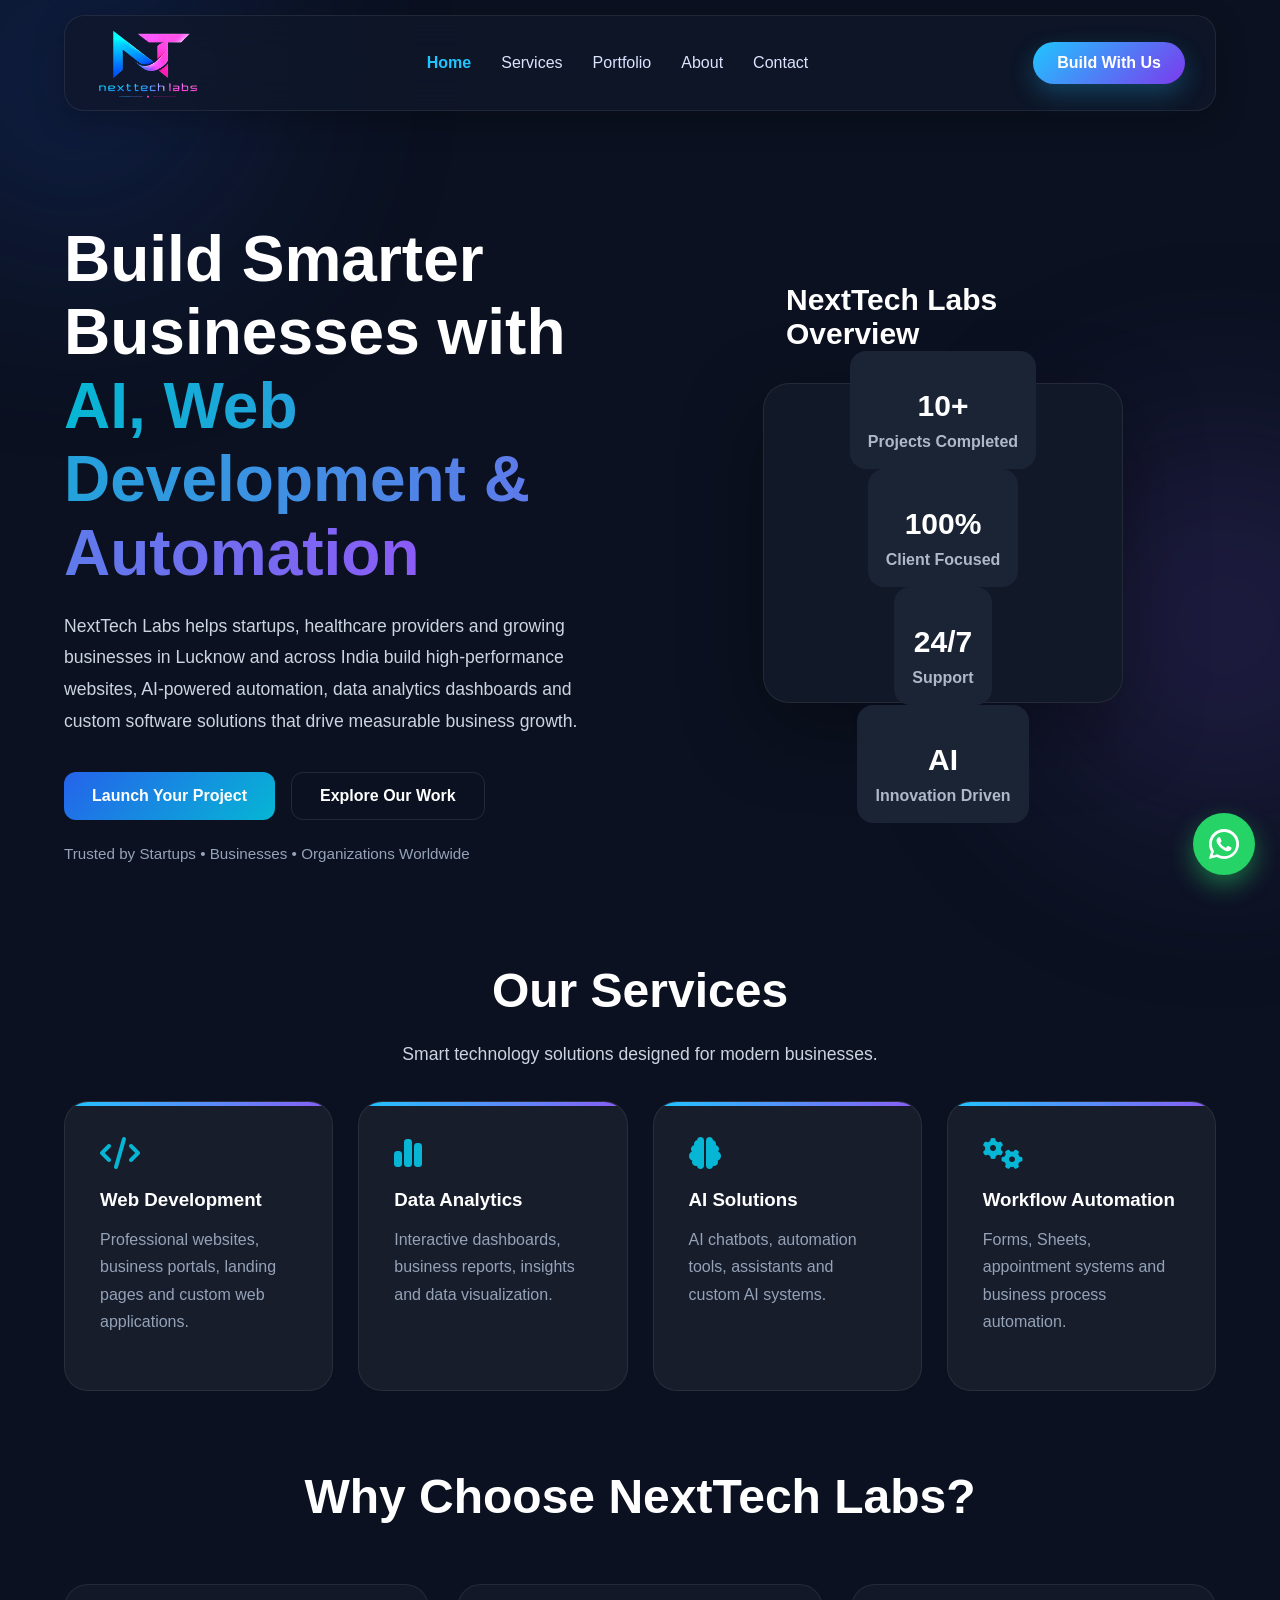
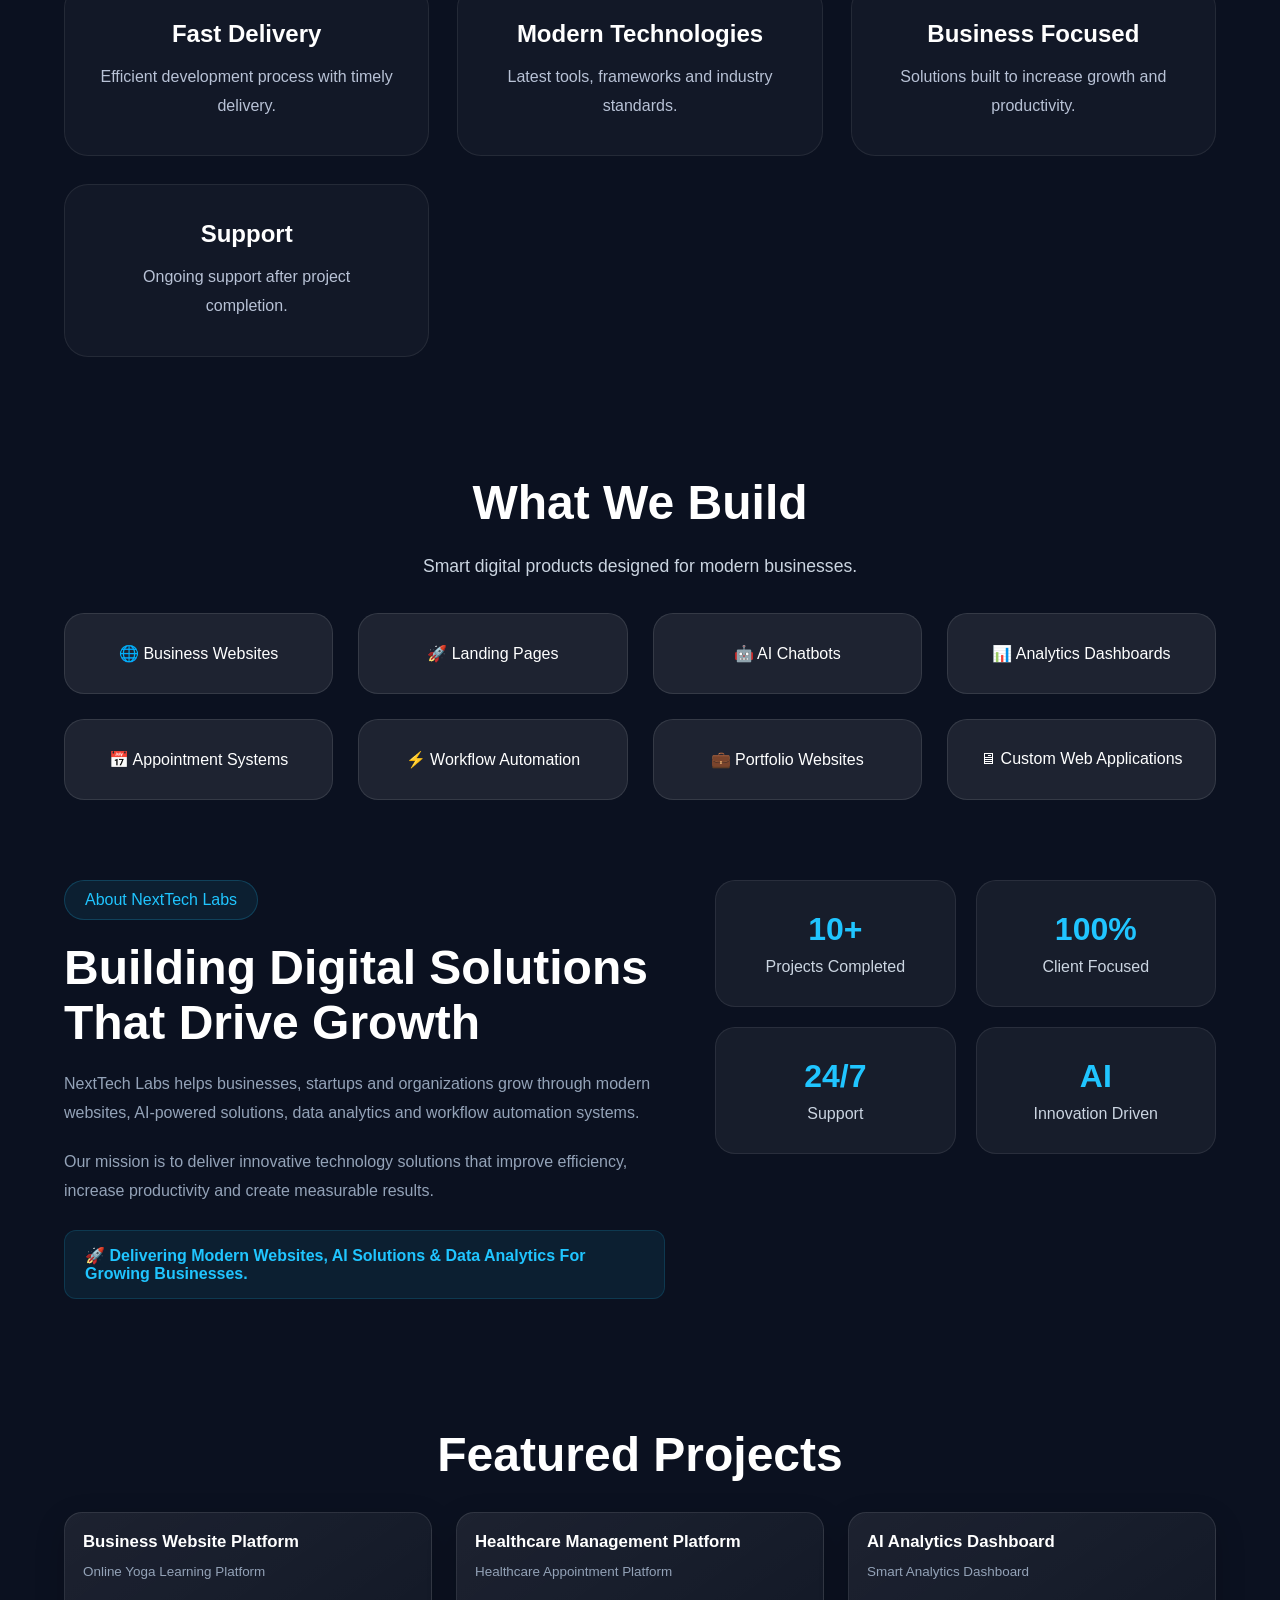
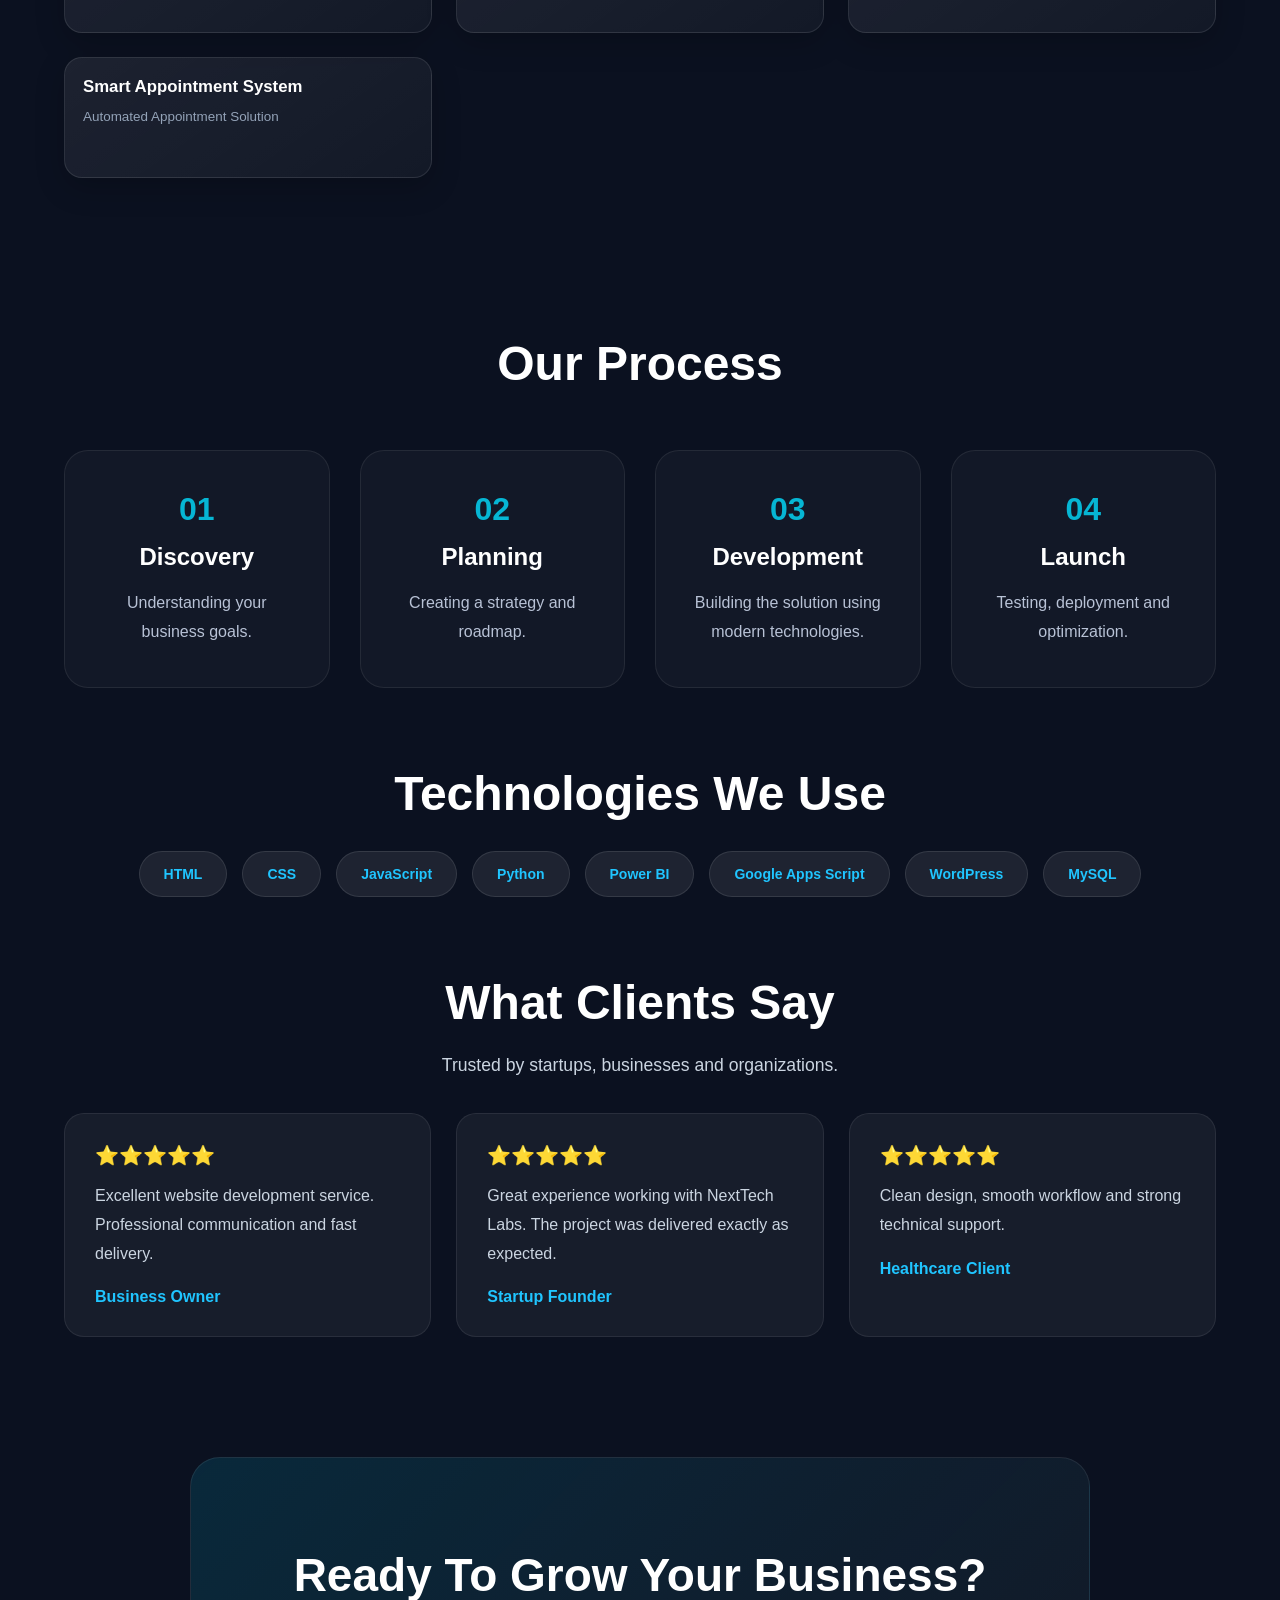
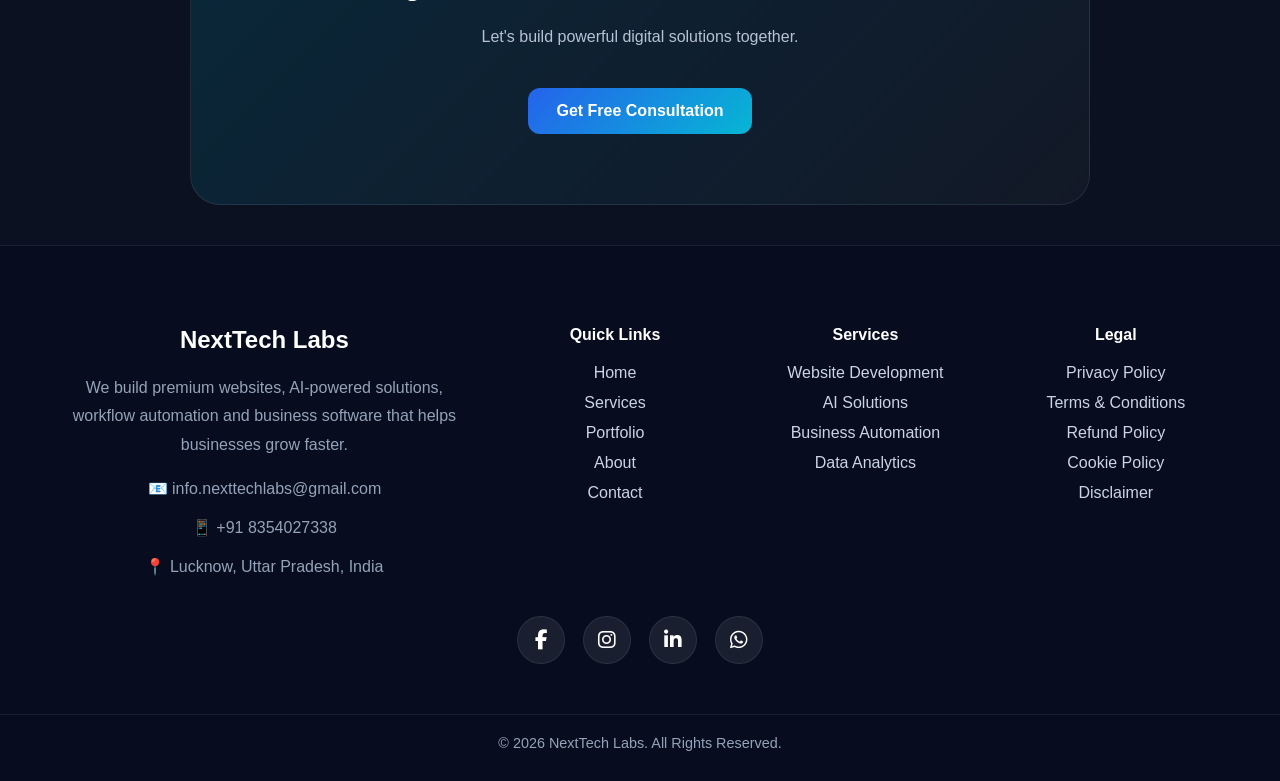
<file: index.html>
<!DOCTYPE html>
<html lang="en">
<head>
    <meta charset="UTF-8">
    <meta http-equiv="X-UA-Compatible" content="IE=edge">
    <meta name="viewport" content="width=device-width, initial-scale=1.0">

    <title>NextTech Labs | Web Development Company in Lucknow</title>

    <!-- Primary SEO -->
    <meta name="description"
          content="NextTech Labs is a web development and software company in Lucknow offering website development, AI solutions, automation, SEO, data analytics and custom digital solutions for businesses.">
    <meta name="keywords"
          content="NextTech Labs, web development company in Lucknow, web developer in Lucknow, website development Lucknow, software company in Lucknow, software development Lucknow, AI automation Lucknow, SEO company Lucknow, business automation Lucknow">
    <meta name="author" content="NextTech Labs">
    <meta name="robots" content="index,follow,max-image-preview:large,max-snippet:-1,max-video-preview:-1">

    <!-- Canonical -->
    <link rel="canonical" href="https://nexttech-labs.vercel.app/">

    <!-- Theme -->
    <meta name="theme-color" content="#0B1120">

    <!-- Open Graph -->
    <meta property="og:type" content="website">
    <meta property="og:title" content="NextTech Labs | Web Development Company in Lucknow">
    <meta property="og:description"
          content="Web development, software development, AI automation, SEO and digital solutions for businesses in Lucknow.">
    <meta property="og:url" content="https://nexttech-labs.vercel.app/">
    <meta property="og:site_name" content="NextTech Labs">

    <!-- Twitter -->
    <meta name="twitter:card" content="summary">
    <meta name="twitter:title" content="NextTech Labs | Web Development Company in Lucknow">
    <meta name="twitter:description"
          content="Web development, software development, AI automation, SEO and digital solutions for businesses in Lucknow.">

    <!-- Icons -->
    <link rel="icon" type="image/png" href="images/favicon.png">
    <link rel="apple-touch-icon" href="images/favicon.png">

    <!-- Manifest -->
    <link rel="manifest" href="manifest.json">

    <!-- Fonts -->
    <link rel="preconnect" href="https://fonts.googleapis.com">
    <link rel="preconnect" href="https://fonts.gstatic.com" crossorigin>

    <!-- Font Awesome -->
    <link rel="stylesheet"
          href="https://cdnjs.cloudflare.com/ajax/libs/font-awesome/6.7.2/css/all.min.css">

    <!-- Styles -->
    <link rel="stylesheet" href="style.css">
    <link rel="stylesheet" href="responsive.css">

    <!-- Organization / Local Business Schema -->
    <script type="application/ld+json">
    {
      "@context": "https://schema.org",
      "@type": "LocalBusiness",
      "@id": "https://nexttech-labs.vercel.app/#business",
      "name": "NextTech Labs",
      "url": "https://nexttech-labs.vercel.app/",
      "logo": "https://nexttech-labs.vercel.app/images/logo.png",
      "telephone": "+91-8354027338",
      "email": "info.nexttechlabs@gmail.com",
      "description": "Web development, software development, AI solutions, business automation, SEO and data analytics services in Lucknow.",
      "priceRange": "₹₹",
      "address": {
        "@type": "PostalAddress",
        "addressLocality": "Lucknow",
        "addressRegion": "Uttar Pradesh",
        "addressCountry": "IN"
      },
      "areaServed": [
        {
          "@type": "City",
          "name": "Lucknow"
        },
        {
          "@type": "AdministrativeArea",
          "name": "Uttar Pradesh"
        },
        {
          "@type": "Country",
          "name": "India"
        }
      ],
      "serviceType": [
        "Web Development",
        "Software Development",
        "AI Solutions",
        "Business Automation",
        "SEO",
        "Data Analytics"
      ],
      "sameAs": [
        "https://www.instagram.com/nexttechlabs/",
        "https://www.facebook.com/profile.php?id=61592546766248"
      ]
    }
    </script>

    <!-- Website Schema -->
    <script type="application/ld+json">
    {
      "@context": "https://schema.org",
      "@type": "WebSite",
      "@id": "https://nexttech-labs.vercel.app/#website",
      "url": "https://nexttech-labs.vercel.app/",
      "name": "NextTech Labs",
      "publisher": {
        "@id": "https://nexttech-labs.vercel.app/#business"
      },
      "inLanguage": "en-IN"
    }
    </script>
</head>
<body>

    <!-- Background Blur -->
    <div class="blur blur-1"></div>
    <div class="blur blur-2"></div>

    <!-- Navbar -->
    <header class="header">
    <div class="container navbar">

        <a href="index.html" class="logo">
            <img src="images/logo.png" alt="NextTech Labs">
        </a>

        <nav class="nav-menu" id="navMenu">
            <a href="index.html" class="active">Home</a>
            <a href="services.html">Services</a>
            <a href="portfolio.html">Portfolio</a>
            <a href="about.html">About</a>
            <a href="contact.html">Contact</a>
        </nav>

        <a href="contact.html" class="btn-primary nav-btn">
            Build With Us
        </a>

        <button class="menu-btn" id="menuBtn" aria-label="Open Menu">
            ☰
        </button>

    </div>
</header>

<!-- Hero -->
<section class="hero" id="home">
    <div class="container hero-grid">

        <div class="hero-content">

            <h1>
    Build Smarter Businesses with
    <span>AI, Web Development & Automation</span>
</h1>

            <p>
    NextTech Labs helps startups, healthcare providers and growing businesses in Lucknow
    and across India build high-performance websites, AI-powered automation, data analytics
    dashboards and custom software solutions that drive measurable business growth.
</p>

            <div class="hero-buttons">

                <a href="https://wa.me/918354027338"
                   class="btn-primary"
                   target="_blank">
                    Launch Your Project
                </a>

                <a href="#portfolio"
                   class="btn-secondary">
                    Explore Our Work
                </a>

            </div>

            <div class="trust-line">
                Trusted by Startups • Businesses • Organizations Worldwide
            </div>

        </div>
            <div class="hero-visual">

                <div class="glass-card dashboard-card">

    <h3>NextTech Labs Overview</h3>

    <div class="dashboard-box">
    <h3>10+</h3>
    <p>Projects Completed</p>
</div>

<div class="dashboard-box">
    <h3>100%</h3>
    <p>Client Focused</p>
</div>

<div class="dashboard-box">
    <h3>24/7</h3>
    <p>Support</p>
</div>

<div class="dashboard-box">
    <h3>AI</h3>
    <p>Innovation Driven</p>
</div>

    </div>

</div>
 </div>
    </div>

</section>

    <!-- Services -->
    <section class="services section" id="services">

        <div class="container">

            <div class="section-title">
                <h2>Our Services</h2>
                <p>
                    Smart technology solutions designed
                    for modern businesses.
                </p>
            </div>

            <div class="services-grid">

                <div class="service-card">
                    <i class="fa-solid fa-code"></i>
                    <h3>Web Development</h3>
                    <p>
                        Professional websites, business portals,
                        landing pages and custom web applications.
                    </p>
                </div>

                <div class="service-card">
                    <i class="fa-solid fa-chart-simple"></i>
                    <h3>Data Analytics</h3>
                    <p>
                        Interactive dashboards, business reports,
                        insights and data visualization.
                    </p>
                </div>

                <div class="service-card">
                    <i class="fa-solid fa-brain"></i>
                    <h3>AI Solutions</h3>
                    <p>
                        AI chatbots, automation tools,
                        assistants and custom AI systems.
                    </p>
                </div>

                <div class="service-card">
                    <i class="fa-solid fa-gears"></i>
                    <h3>Workflow Automation</h3>
                    <p>
                        Forms, Sheets, appointment systems
                        and business process automation.
                    </p>
                </div>

            </div>

        </div>

    </section>

    <!-- Why Choose Us -->
    <section class="why-us section">

        <div class="container">

            <div class="section-title">
                <h2>Why Choose NextTech Labs?</h2>
            </div>

            <div class="why-grid">

                <div class="why-card">
                    <h3>Fast Delivery</h3>
                    <p>
                        Efficient development process
                        with timely delivery.
                    </p>
                </div>

                <div class="why-card">
                    <h3>Modern Technologies</h3>
                    <p>
                        Latest tools, frameworks and
                        industry standards.
                    </p>
                </div>

                <div class="why-card">
                    <h3>Business Focused</h3>
                    <p>
                        Solutions built to increase
                        growth and productivity.
                    </p>
                </div>

                <div class="why-card">
                    <h3>Support</h3>
                    <p>
                        Ongoing support after project
                        completion.
                    </p>
                </div>

            </div>

        </div>

    </section>
<section class="build section">

<div class="container">

<div class="section-title">
<h2>What We Build</h2>
<p>
Smart digital products designed for modern businesses.
</p>
</div>

<div class="build-grid">

<div class="build-card">
🌐 Business Websites
</div>

<div class="build-card">
🚀 Landing Pages
</div>

<div class="build-card">
🤖 AI Chatbots
</div>

<div class="build-card">
📊 Analytics Dashboards
</div>

<div class="build-card">
📅 Appointment Systems
</div>

<div class="build-card">
⚡ Workflow Automation
</div>

<div class="build-card">
💼 Portfolio Websites
</div>

<div class="build-card">
🖥 Custom Web Applications
</div>

</div>

</div>

</section>
<section class="section">

    <div class="container">

        <div class="about-grid">

            <div class="about-content">

                <span class="about-tag">
                    About NextTech Labs
                </span>

                <h2>
                    Building Digital Solutions That Drive Growth
                </h2>

                <p>
                    NextTech Labs helps businesses, startups and
                    organizations grow through modern websites,
                    AI-powered solutions, data analytics and workflow
                    automation systems.
                </p>

                <p>
                    Our mission is to deliver innovative technology
                    solutions that improve efficiency, increase
                    productivity and create measurable results.
                </p>

                <div class="about-highlight">
    🚀 Delivering Modern Websites, AI Solutions &
    Data Analytics For Growing Businesses.
</div>
            </div>

            <div class="about-card">

                <div class="about-stat">
                    <h3>10+</h3>
                    <p>Projects Completed</p>
                </div>

                <div class="about-stat">
                    <h3>100%</h3>
                    <p>Client Focused</p>
                </div>

                <div class="about-stat">
                    <h3>24/7</h3>
                    <p>Support</p>
                </div>

                <div class="about-stat">
                    <h3>AI</h3>
                    <p>Innovation Driven</p>
                </div>

            </div>

        </div>

    </div>

</section>
    <!-- Portfolio -->
    <section class="portfolio section" id="portfolio">

        <div class="container">

            <div class="section-title">
                <h2>Featured Projects</h2>
            </div>

            <div class="portfolio-grid">

                <div class="project-card">
                    <h3>Business Website Platform</h3>
                    <p>Online Yoga Learning Platform</p>
                </div>

                <div class="project-card">
                    <h3>Healthcare Management Platform</h3>
                    <p>Healthcare Appointment Platform</p>
                </div>

                <div class="project-card">
                    <h3>AI Analytics Dashboard</h3>
                    <p>Smart Analytics Dashboard</p>
                </div>

                <div class="project-card">
                    <h3>Smart Appointment System</h3>
                    <p>Automated Appointment Solution</p>
                </div>

            </div>

        </div>

    </section>
<section class="process section">

<div class="container">

<div class="section-title">
<h2>Our Process</h2>
</div>

<div class="process-grid">

<div class="process-card">
<span>01</span>
<h3>Discovery</h3>
<p>Understanding your business goals.</p>
</div>

<div class="process-card">
<span>02</span>
<h3>Planning</h3>
<p>Creating a strategy and roadmap.</p>
</div>

<div class="process-card">
<span>03</span>
<h3>Development</h3>
<p>Building the solution using modern technologies.</p>
</div>

<div class="process-card">
<span>04</span>
<h3>Launch</h3>
<p>Testing, deployment and optimization.</p>
</div>

</div>

</div>

</section>
    <!-- Tech Stack -->
    <section class="tech section">

        <div class="container">

            <div class="section-title">
                <h2>Technologies We Use</h2>
            </div>

            <div class="tech-stack">

                <span>HTML</span>
                <span>CSS</span>
                <span>JavaScript</span>
                <span>Python</span>
                <span>Power BI</span>
                <span>Google Apps Script</span>
                <span>WordPress</span>
                <span>MySQL</span>

            </div>

        </div>

    </section>

    <section class="section">

    <div class="container">

        <div class="section-title">
            <h2>What Clients Say</h2>
            <p>Trusted by startups, businesses and organizations.</p>
        </div>

        <div class="testimonial-grid">

            <div class="testimonial-card">
                <div class="stars">⭐⭐⭐⭐⭐</div>
                <p>
                    Excellent website development service.
                    Professional communication and fast delivery.
                </p>
                <h4>Business Owner</h4>
            </div>

            <div class="testimonial-card">
                <div class="stars">⭐⭐⭐⭐⭐</div>
                <p>
                    Great experience working with NextTech Labs.
                    The project was delivered exactly as expected.
                </p>
                <h4>Startup Founder</h4>
            </div>

            <div class="testimonial-card">
                <div class="stars">⭐⭐⭐⭐⭐</div>
                <p>
                    Clean design, smooth workflow and strong technical support.
                </p>
                <h4>Healthcare Client</h4>
            </div>

        </div>

    </div>

</section>
    <!-- CTA -->
    <section class="cta section" id="contact">

        <div class="container">

            <div class="cta-box">

                <h2>
                    Ready To Grow Your Business?
                </h2>

                <p>
                    Let's build powerful digital
                    solutions together.
                </p>

                <a href="contact.html" class="btn-primary">
    Get Free Consultation
</a>

            </div>

        </div>

    </section>

    <!-- Footer -->
    <footer class="footer">

    <div class="container footer-grid">

        <!-- Company -->
        <div class="footer-col">
            <h2>NextTech Labs</h2>

            <p>
                We build premium websites, AI-powered solutions,
                workflow automation and business software that helps
                businesses grow faster.
            </p>

            <p style="margin-top:15px;">
                📧 info.nexttechlabs@gmail.com
            </p>

            <p>
                📱 +91 8354027338
            </p>

            <p>
                📍 Lucknow, Uttar Pradesh, India
            </p>

        </div>

        <!-- Quick Links -->
        <div class="footer-col">

            <h4>Quick Links</h4>

            <a href="index.html">Home</a>
            <a href="services.html">Services</a>
            <a href="portfolio.html">Portfolio</a>
            <a href="about.html">About</a>
            <a href="contact.html">Contact</a>

        </div>

        <!-- Services -->
        <div class="footer-col">

            <h4>Services</h4>

            <a href="services.html">Website Development</a>
            <a href="services.html">AI Solutions</a>
            <a href="services.html">Business Automation</a>
            <a href="services.html">Data Analytics</a>

        </div>

        <!-- Legal -->
        <div class="footer-col">

            <h4>Legal</h4>

            <a href="privacy-policy.html">Privacy Policy</a>
            <a href="terms-and-conditions.html">Terms & Conditions</a>
            <a href="refund-policy.html">Refund Policy</a>
            <a href="cookie-policy.html">Cookie Policy</a>
            <a href="disclaimer.html">Disclaimer</a>

        </div>

    </div>

    <div class="social-links">

        <a href="https://www.facebook.com/profile.php?id=61592546766248" target="_blank" aria-label="Facebook">
            <i class="fab fa-facebook-f"></i>
        </a>

        <a href="https://www.instagram.com/nexttechlabs/" target="_blank" aria-label="Instagram">
            <i class="fab fa-instagram"></i>
        </a>

        <a href="https://www.linkedin.com/company/138694062/admin/dashboard/" target="_blank" aria-label="LinkedIn">
            <i class="fab fa-linkedin-in"></i>
        </a>

        <a href="https://wa.me/918354027338" target="_blank" aria-label="WhatsApp">
            <i class="fab fa-whatsapp"></i>
        </a>

    </div>

    <div class="copyright">
        © 2026 NextTech Labs. All Rights Reserved.
    </div>

</footer>

<script src="script.js"></script>
    <!-- Floating WhatsApp Button -->
<a href="https://wa.me/918354027338?text=Hello%20NextTech%20Labs,%20I%20want%20to%20discuss%20a%20project."
   class="whatsapp-float"
   target="_blank"
   aria-label="Chat on WhatsApp">

    <svg xmlns="http://www.w3.org/2000/svg"
         width="30"
         height="30"
         fill="currentColor"
         viewBox="0 0 16 16">
      <path d="M13.601 2.326A7.854 7.854 0 0 0 8.004 0C3.582 0 0 3.582 0 8c0 1.41.37 2.79 1.074 4.004L0 16l4.102-1.055A7.965 7.965 0 0 0 8.004 16C12.422 16 16 12.418 16 8a7.95 7.95 0 0 0-2.399-5.674ZM8.004 14.56a6.52 6.52 0 0 1-3.324-.91l-.238-.142-2.434.626.65-2.372-.155-.244A6.51 6.51 0 1 1 8.004 14.56Zm3.584-4.875c-.196-.098-1.16-.573-1.34-.638-.18-.065-.31-.098-.442.098-.131.197-.507.639-.622.77-.114.131-.229.147-.425.049-.196-.098-.828-.305-1.578-.973-.584-.52-.978-1.162-1.093-1.358-.114-.197-.012-.303.086-.401.088-.087.196-.229.294-.344.098-.114.131-.196.196-.327.065-.131.033-.245-.016-.344-.049-.098-.442-1.065-.605-1.458-.159-.382-.321-.33-.442-.336l-.376-.007c-.131 0-.344.049-.523.245-.18.197-.687.671-.687 1.637s.703 1.9.801 2.03c.098.131 1.384 2.114 3.355 2.964.469.202.835.322 1.12.412.47.149.897.128 1.235.078.377-.056 1.16-.474 1.324-.932.164-.458.164-.85.114-.932-.049-.082-.18-.131-.376-.229Z"/>
    </svg>

</a>

</body>
</html>
</file>
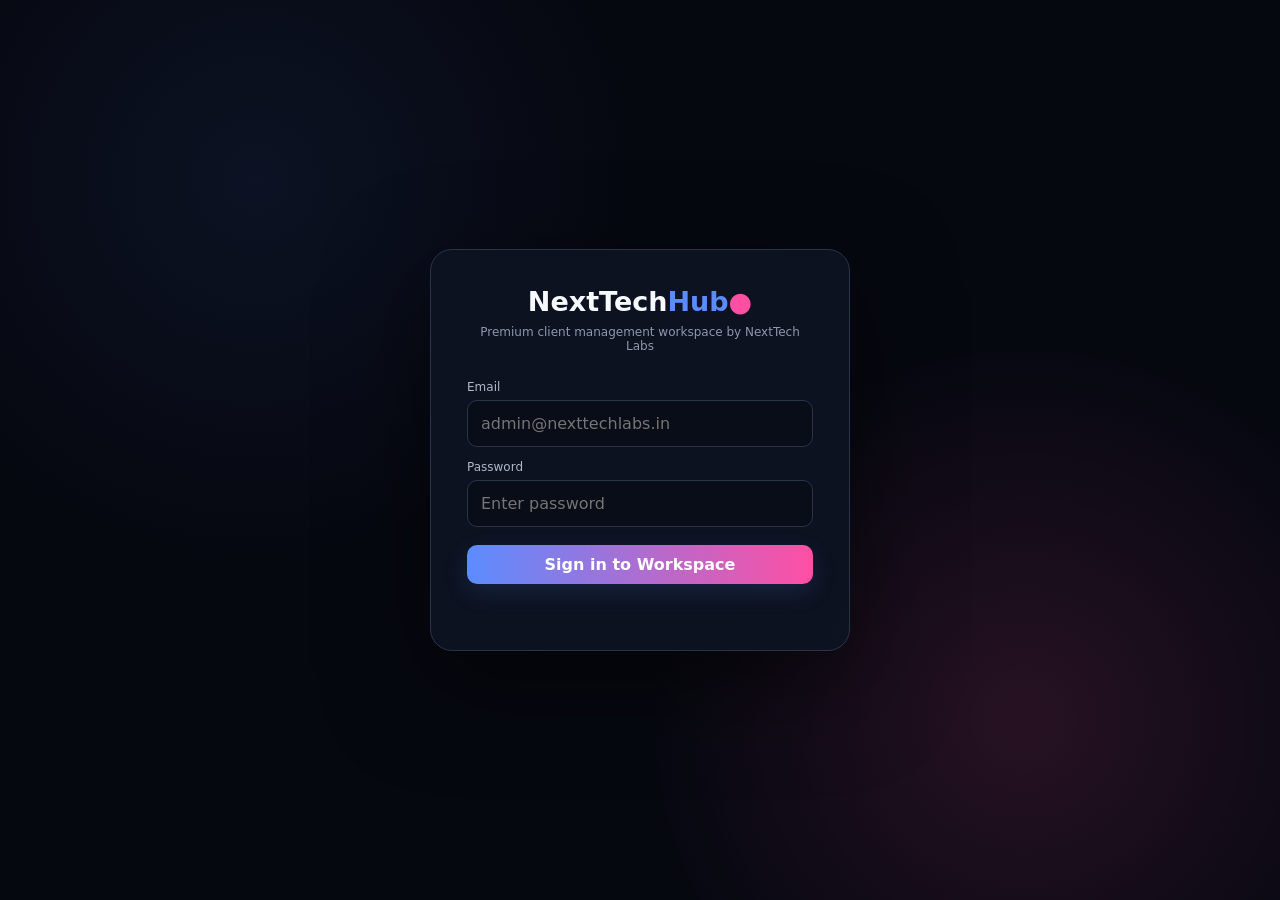
<file: NextTech-Hub/frontend/index.html>
<!DOCTYPE html>
<html lang="en">
<head>
<meta charset="UTF-8">
<meta name="viewport" content="width=device-width,initial-scale=1">
<title>NextTech Hub — Premium Workspace</title>
<link rel="stylesheet" href="css/style.css">

</head>
<body>

<div id="login" class="login">
  <div class="login-box">
    <div class="login-brand">NextTech<span>Hub</span><b>●</b></div>
    <p>Premium client management workspace by NextTech Labs</p>
    <label>Email</label>
    <input id="email" type="email" placeholder="admin@nexttechlabs.in">
    <label>Password</label>
    <input id="password" type="password" placeholder="Enter password">
    <button class="btn" onclick="login()">Sign in to Workspace</button>
    <p id="error" class="error"></p>
  </div>
</div>

<div class="app">
<aside class="sidebar">
  <div class="brand"><div class="brand-mark">NT</div><div class="brand-text">NextTech<span>Hub</span><b>●</b></div></div>
  <div class="nav-title">Workspace</div>
  <div class="nav">
    <button class="active" onclick="show('dashboard',this)">▦ &nbsp; Dashboard</button>
    <button onclick="show('clients',this)">♙ &nbsp; Clients</button>
    <button onclick="show('leads',this)">◉ &nbsp; Leads & CRM</button>
    <button onclick="show('inbox',this)">✉ &nbsp; Unified Inbox</button>
    <button onclick="show('social',this)">◎ &nbsp; Social Media</button>
    <button onclick="show('automation',this)">⚡ &nbsp; Automation</button>
    <button onclick="show('google',this)">⌖ &nbsp; Google Business</button>
    <button onclick="show('analytics',this)">▥ &nbsp; Analytics</button>
  </div>
  <div class="nav-title">Manage</div>
  <div class="nav">
    <button onclick="show('settings',this)">⚙ &nbsp; Settings</button>
  </div>
</aside>

<main class="main">
<section id="dashboard" class="content active">
  <div class="topbar">
    <div><div class="eyebrow">Overview</div><h1>Good afternoon, Ashutosh 👋</h1><div class="sub">Your entire client operation, in one premium workspace.</div></div>
    <div class="top-actions"><input class="search" placeholder="⌕  Search workspace"><div class="profile"><div class="avatar">NT</div><b>NextTech Labs</b></div></div>
  </div>
  <div class="cards">
    <div class="card"><div class="label">Active Clients</div><div class="num" id="dashActiveClients">0</div><div class="trend">Live businesses</div></div>
    <div class="card"><div class="label">Total Leads</div><div class="num" id="dashTotalLeads">0</div><div class="trend">Across all clients</div></div>
    <div class="card"><div class="label">Customers</div><div class="num" id="dashCustomers">0</div><div class="trend">Converted from leads</div></div>
    <div class="card"><div class="label">Active Automations</div><div class="num" id="dashActiveAutomations">0</div><div class="trend">Running workflows</div></div>
  </div>
  <div class="metric-grid" style="margin-top:14px">
    <div class="card followup-card" onclick="show('leads', document.querySelector('.nav button[onclick*=leads]'))"><div class="label">🔔 Follow-ups Due Today</div><div class="num" id="dashDueToday">0</div></div>
    <div class="card followup-card" onclick="show('leads', document.querySelector('.nav button[onclick*=leads]'))"><div class="label">🔴 Overdue Follow-ups</div><div class="num" id="dashOverdue">0</div></div>
    <div class="card"><div class="label">Conversion Rate</div><div class="num" id="dashConversionRate">0%</div></div>
  </div>
  <div class="grid">
    <div class="panel"><div class="panel-head"><h3>Lead Performance</h3><span class="small">Last 8 weeks</span></div><div class="chart">
      <div class="bar" style="height:35%"></div><div class="bar" style="height:48%"></div><div class="bar" style="height:42%"></div><div class="bar" style="height:65%"></div><div class="bar" style="height:58%"></div><div class="bar" style="height:78%"></div><div class="bar" style="height:92%"></div><div class="bar" style="height:73%"></div>
    </div></div>
    <div class="panel"><div class="panel-head"><h3>Active Clients</h3><span class="pill">4 Live</span></div><div class="client-list">
      <div class="client"><b>ABC Restaurant</b><span class="status"><i class="dot"></i>Live</span></div>
      <div class="client"><b>Sharma Furniture</b><span class="status"><i class="dot"></i>Live</span></div>
      <div class="client"><b>FitZone Gym</b><span class="status"><i class="dot"></i>Live</span></div>
      <div class="client"><b>Royal Clinic</b><span class="status"><i class="dot"></i>Live</span></div>
    </div></div>
  </div>
</section>

<section id="clients" class="content">
  <div class="topbar"><div><div class="eyebrow">Client management</div><h1>Clients</h1><div class="sub">Every business, account and integration in one place.</div></div><button class="btn" onclick="openClientModal()">+ Add Client</button></div>
  <div class="panel"><div class="toolbar"><div class="filters"><select class="select"><option>All clients</option><option>Active</option><option>Onboarding</option></select><select class="select"><option>All industries</option><option>Restaurant</option><option>Retail</option><option>Fitness</option><option>Healthcare</option></select></div><span class="small">24 client workspaces</span></div>
  <table class="table">
  <thead>
    <tr>
      <th>Business</th>
      <th>Industry</th>
      <th>Connected</th>
      <th>Leads</th>
      <th>Status</th>
    </tr>
  </thead>

  <tbody id="clientsTableBody"></tbody>
</table></div>
</section>

<section id="leads" class="content">
  <div class="topbar"><div><div class="eyebrow">CRM</div><h1>Leads & CRM</h1><div class="sub">Capture, qualify and follow up without losing a lead.</div></div><button class="btn">+ New Lead</button></div>
  <div class="metric-grid"><div class="card"><div class="label">New</div><div class="num">186</div></div><div class="card"><div class="label">Qualified</div><div class="num">94</div></div><div class="card"><div class="label">Follow-up</div><div class="num">61</div></div><div class="card"><div class="label">Converted</div><div class="num">42</div></div></div>
  <div class="panel" style="margin-top:15px"><table class="table"><tr><th>Lead</th><th>Business</th><th>Source</th><th>Stage</th><th>Next action</th></tr><tr><td><b>Rahul Sharma</b><br><span class="small">+91 98XXXXXX21</span></td><td>ABC Restaurant</td><td>Instagram DM</td><td><span class="pill">Qualified</span></td><td>Call today</td></tr><tr><td><b>Priya Verma</b><br><span class="small">+91 97XXXXXX10</span></td><td>FitZone Gym</td><td>WhatsApp</td><td><span class="pill">New</span></td><td>Send pricing</td></tr><tr><td><b>Aman Gupta</b><br><span class="small">+91 99XXXXXX44</span></td><td>Sharma Furniture</td><td>Google</td><td><span class="pill">Follow-up</span></td><td>Tomorrow</td></tr></table></div>
</section>

<section id="inbox" class="content">
  <div class="topbar"><div><div class="eyebrow">Conversations</div><h1>Unified Inbox</h1><div class="sub">Customer conversations from every connected channel.</div></div></div>
  <div class="panel">
    <div class="inbox-item"><div><b>Instagram · ABC Restaurant</b><br><span class="small">“Hi, what's the table booking process?”</span></div><button class="btn">Reply</button></div>
    <div class="inbox-item"><div><b>WhatsApp · Sharma Furniture</b><br><span class="small">“Do you have custom furniture?”</span></div><button class="btn">Reply</button></div>
    <div class="inbox-item"><div><b>Google · FitZone Gym</b><br><span class="small">New 5-star review received ⭐⭐⭐⭐⭐</span></div><button class="btn secondary">View</button></div>
  </div>
</section>

<section id="social" class="content">
  <div class="topbar"><div><div class="eyebrow">Content operations</div><h1>Social Media</h1><div class="sub">Plan, approve and schedule content for every client.</div></div><button class="btn">+ Create Post</button></div>
  <div class="content-grid"><div class="panel"><div class="panel-head"><h3>Upcoming</h3><span class="pill">6 scheduled</span></div><div class="client-list"><div class="client"><div><b>ABC Restaurant</b><br><span class="small">Instagram · Weekend Special</span></div><span class="pill">Scheduled</span></div><div class="client"><div><b>Sharma Furniture</b><br><span class="small">Facebook · New Collection</span></div><span class="pill">Scheduled</span></div><div class="client"><div><b>FitZone Gym</b><br><span class="small">Instagram · Transformation Reel</span></div><span class="pill">Draft</span></div></div></div>
  <div class="panel"><div class="panel-head"><h3>Publishing health</h3></div><div class="metric-grid"><div class="card"><div class="label">Published</div><div class="num">48</div></div><div class="card"><div class="label">Scheduled</div><div class="num">16</div></div></div></div></div>
</section>

<section id="automation" class="content">
  <div class="topbar"><div><div class="eyebrow">Automation Hub</div><h1>Automation</h1><div class="sub">Design trigger → condition → action workflows across every channel.</div></div><button class="btn" onclick="openAutomationModal()">+ New Automation</button></div>

  <div class="panel">
    <div class="panel-head"><h3>Channels & processes</h3><span class="small">Wire these up once a backend/API connection is added</span></div>
    <div id="automationCategoryGrid" class="metric-grid" style="grid-template-columns:repeat(4,1fr)"></div>
  </div>

  <div class="panel" style="margin-top:15px">
    <div class="toolbar">
      <div class="filters">
        <select class="select" id="automationClientFilter" onchange="renderAutomationRules()"></select>
        <select class="select" id="automationCategoryFilter" onchange="renderAutomationRules()"></select>
      </div>
      <span class="small" id="automationCount">0 automations</span>
    </div>
    <div id="automationRulesList"></div>
  </div>
</section>

<section id="customersModule" class="content"></section>

<section id="google" class="content">
  <div class="topbar"><div><div class="eyebrow">Local growth</div><h1>Google Business</h1><div class="sub">Profiles, reviews and local visibility.</div></div><button class="btn">+ Connect Profile</button></div>
  <div class="metric-grid"><div class="card"><div class="label">Connected Profiles</div><div class="num">19</div></div><div class="card"><div class="label">New Reviews</div><div class="num">27</div></div><div class="card"><div class="label">Profile Actions</div><div class="num">1,842</div></div><div class="card"><div class="label">Avg. Rating</div><div class="num">4.7 ★</div></div></div>
  <div class="panel" style="margin-top:15px"><div class="panel-head"><h3>Recent reviews</h3><span class="small">Across all clients</span></div><div class="client-list"><div class="client"><div><b>ABC Restaurant</b><br><span class="small">“Amazing food and fast service.”</span></div><span>★★★★★</span></div><div class="client"><div><b>FitZone Gym</b><br><span class="small">“Great trainers and clean equipment.”</span></div><span>★★★★★</span></div></div></div>
</section>

<section id="analytics" class="content">
  <div class="topbar"><div><div class="eyebrow">Performance</div><h1>Analytics</h1><div class="sub">Cross-platform performance across your client portfolio.</div></div><select class="select"><option>Last 30 days</option><option>Last 7 days</option><option>Last 90 days</option></select></div>
  <div class="metric-grid"><div class="card"><div class="label">Reach</div><div class="num">84.2K</div><div class="trend">↑ 22%</div></div><div class="card"><div class="label">Engagement</div><div class="num">9.8K</div><div class="trend">↑ 14%</div></div><div class="card"><div class="label">Leads</div><div class="num">186</div><div class="trend">↑ 18%</div></div><div class="card"><div class="label">Conversions</div><div class="num">42</div><div class="trend">↑ 11%</div></div></div>
  <div class="panel" style="margin-top:15px"><div class="panel-head"><h3>Performance trend</h3></div><div class="chart"><div class="bar" style="height:30%"></div><div class="bar" style="height:40%"></div><div class="bar" style="height:45%"></div><div class="bar" style="height:58%"></div><div class="bar" style="height:52%"></div><div class="bar" style="height:73%"></div><div class="bar" style="height:88%"></div><div class="bar" style="height:96%"></div></div></div>
</section>

<section id="settings" class="content">
  <div class="topbar"><div><div class="eyebrow">Workspace</div><h1>Settings</h1><div class="sub">Integrations, workspace preferences and account controls.</div></div></div>
  <div class="panel">
    <div class="settings-row"><div><b>Instagram</b><br><span class="small">Connect client Instagram accounts</span></div><span class="pill">Ready</span></div>
    <div class="settings-row"><div><b>WhatsApp Business</b><br><span class="small">Messaging and lead conversations</span></div><span class="pill">Ready</span></div>
    <div class="settings-row"><div><b>Google Business Profile</b><br><span class="small">Reviews, posts and profile insights</span></div><span class="pill">Ready</span></div>
    <div class="settings-row"><div><b>Google Sheets</b><br><span class="small">Lead export and automation actions</span></div><span class="pill">Ready</span></div>
  </div>
</section>
<section id="clientWorkspace" class="content"></section>
<section id="crmModule" class="content"></section>
<div id="leadModal" class="modal-overlay">
  <div class="client-modal lead-modal">

    <div class="modal-header">
      <div>
        <div class="eyebrow">CRM · NEW LEAD</div>
        <h2>Add New Lead</h2>
        <p>Add a new prospect to this client's pipeline.</p>
      </div>

      <button class="modal-close" onclick="closeAddLead()">×</button>
    </div>

    <div class="form-section">

      <div class="form-grid">

        <div class="form-group">
          <label>Lead Name *</label>
          <input id="leadName" type="text" placeholder="Customer name">
        </div>

        <div class="form-group">
          <label>Mobile *</label>
          <input id="leadPhone" type="tel" placeholder="+91 XXXXX XXXXX">
        </div>

        <div class="form-group">
          <label>Email</label>
          <input id="leadEmail" type="email" placeholder="customer@email.com">
        </div>

        <div class="form-group">
          <label>Lead Source</label>
          <select id="leadSource">
            <option>Website</option>
            <option>WhatsApp</option>
            <option>Instagram</option>
            <option>Facebook</option>
            <option>Google</option>
            <option>Referral</option>
            <option>Walk-in</option>
            <option>Other</option>
          </select>
        </div>

        <div class="form-group">
          <label>Follow-up Date</label>
          <input id="leadFollowup" type="date">
        </div>

        <div class="form-group">
          <label>Status</label>
          <select id="leadStatus">
            <option>New</option>
            <option>Contacted</option>
            <option>Follow-up</option>
            <option>Converted</option>
            <option>Lost</option>
          </select>
        </div>

      </div>

      <div class="form-group" style="margin-top:14px;">
        <label>Requirement / Notes</label>
        <textarea
          id="leadNotes"
          rows="4"
          placeholder="Customer requirement, enquiry details, notes..."
        ></textarea>
      </div>

    </div>

    <div class="modal-footer">

      <button class="btn secondary" onclick="closeAddLead()">
        Cancel
      </button>

      <button class="btn" onclick="saveLead()">
        Create Lead
      </button>

    </div>

  </div>
</div>
</main>
</div>
<div id="clientModal" class="modal-overlay">
  <div class="client-modal">

    <div class="modal-header">
      <div>
        <div class="eyebrow">Client onboarding</div>
        <h2>Add New Client</h2>
        <p>Create a new client workspace for NextTech Labs.</p>
      </div>

      <button class="modal-close" onclick="closeClientModal()">×</button>
    </div>

    <div class="form-section">
      <h3>Business Information</h3>

      <div class="form-grid">

        <div class="form-group">
          <label>Business Name *</label>
          <input id="clientBusiness" type="text"
                 placeholder="e.g. Sharma Restaurant">
        </div>

        <div class="form-group">
          <label>Owner Name *</label>
          <input id="clientOwner" type="text"
                 placeholder="Business owner name">
        </div>

        <div class="form-group">
          <label>Industry *</label>
          <select id="clientIndustry">
            <option value="">Select industry</option>
            <option>Restaurant</option>
            <option>Retail</option>
            <option>Fitness</option>
            <option>Healthcare</option>
            <option>Education</option>
            <option>Real Estate</option>
            <option>Salon & Beauty</option>
            <option>Other</option>
          </select>
        </div>

        <div class="form-group">
          <label>Business Phone *</label>
          <input id="clientPhone" type="tel"
                 placeholder="+91 XXXXX XXXXX">
        </div>

        <div class="form-group">
          <label>Email Address *</label>
          <input id="clientEmail" type="email"
                 placeholder="business@example.com">
        </div>

        <div class="form-group">
          <label>Website</label>
          <input id="clientWebsite" type="url"
                 placeholder="https://example.com">
        </div>

      </div>
    </div>

    <div class="form-section">
      <h3>Business Location</h3>

      <div class="form-grid">

        <div class="form-group">
          <label>Address</label>
          <input id="clientAddress" type="text"
                 placeholder="Business address">
        </div>

        <div class="form-group">
          <label>City</label>
          <input id="clientCity" type="text"
                 placeholder="Lucknow">
        </div>

      </div>
    </div>

    <div class="form-section">
      <h3>Services</h3>

      <div class="service-grid">

        <label class="service-option">
          <input type="checkbox" value="Social Media">
          <span>◎</span>
          <div>
            <b>Social Media</b>
            <small>Posts & scheduling</small>
          </div>
        </label>

        <label class="service-option">
          <input type="checkbox" value="WhatsApp">
          <span>◉</span>
          <div>
            <b>WhatsApp</b>
            <small>Customer conversations</small>
          </div>
        </label>

        <label class="service-option">
          <input type="checkbox" value="Google Business">
          <span>⌖</span>
          <div>
            <b>Google Business</b>
            <small>Reviews & visibility</small>
          </div>
        </label>

        <label class="service-option">
          <input type="checkbox" value="Lead Management">
          <span>◉</span>
          <div>
            <b>Lead Management</b>
            <small>CRM & follow-ups</small>
          </div>
        </label>

        <label class="service-option">
          <input type="checkbox" value="Automation">
          <span>⚡</span>
          <div>
            <b>Automation</b>
            <small>Workflow automation</small>
          </div>
        </label>

        <label class="service-option">
          <input type="checkbox" value="Analytics">
          <span>▥</span>
          <div>
            <b>Analytics</b>
            <small>Reports & insights</small>
          </div>
        </label>

      </div>
    </div>

    <div class="modal-footer">
      <button class="btn secondary" onclick="closeClientModal()">
        Cancel
      </button>

      <button class="btn" onclick="createClient()">
        Create Client
      </button>
    </div>

  </div>
</div>
<div id="automationModal" class="modal-overlay">
  <div class="client-modal lead-modal">
    <div class="modal-header">
      <div>
        <div class="eyebrow">AUTOMATION HUB</div>
        <h2 id="automationModalTitle">New Automation</h2>
        <p>Trigger → Condition → Action → Delay. Stored locally until a backend is connected.</p>
      </div>
      <button class="modal-close" onclick="closeAutomationModal()">×</button>
    </div>

    <div class="form-section">
      <div class="form-grid">
        <div class="form-group">
          <label>Automation Name *</label>
          <input id="autoName" type="text" placeholder="e.g. New Lead Welcome">
        </div>
        <div class="form-group">
          <label>Client *</label>
          <select id="autoClient"></select>
        </div>
        <div class="form-group">
          <label>Category *</label>
          <select id="autoCategory"></select>
        </div>
        <div class="form-group">
          <label>Trigger *</label>
          <select id="autoTrigger">
            <option>Lead Created</option>
            <option>Lead Status Changed</option>
            <option>Lead Converted</option>
            <option>Lead Lost</option>
            <option>Follow-up Due</option>
            <option>Follow-up Overdue</option>
            <option>Customer Created</option>
            <option>Customer Inactive</option>
            <option>Website Form Submitted</option>
            <option>WhatsApp Message Received</option>
            <option>Appointment Created</option>
            <option>Review Received</option>
            <option>Date/Time Trigger</option>
          </select>
        </div>
        <div class="form-group">
          <label>Condition (optional)</label>
          <input id="autoCondition" type="text" placeholder="e.g. WhatsApp number exists">
        </div>
        <div class="form-group">
          <label>Action *</label>
          <select id="autoAction">
            <option>Send WhatsApp Message</option>
            <option>Send Email</option>
            <option>Send SMS</option>
            <option>Create Follow-up</option>
            <option>Assign User</option>
            <option>Add Tag</option>
            <option>Change Lead Status</option>
            <option>Create Task</option>
            <option>Send Notification</option>
            <option>Start Campaign</option>
            <option>Request Review</option>
          </select>
        </div>
        <div class="form-group">
          <label>Delay before action</label>
          <input id="autoDelay" type="text" placeholder="e.g. 0 (immediate), 1 day, 3 hours">
        </div>
      </div>
      <div class="form-group" style="margin-top:14px">
        <label><input type="checkbox" id="autoActive" checked style="width:auto;accent-color:var(--blue)"> Active</label>
      </div>
    </div>

    <div class="modal-footer">
      <button class="btn secondary" onclick="closeAutomationModal()">Cancel</button>
      <button class="btn" onclick="saveAutomation()">Save Automation</button>
    </div>
  </div>
</div>
<script src="js/app.js"></script>
</body>
</html>
</file>
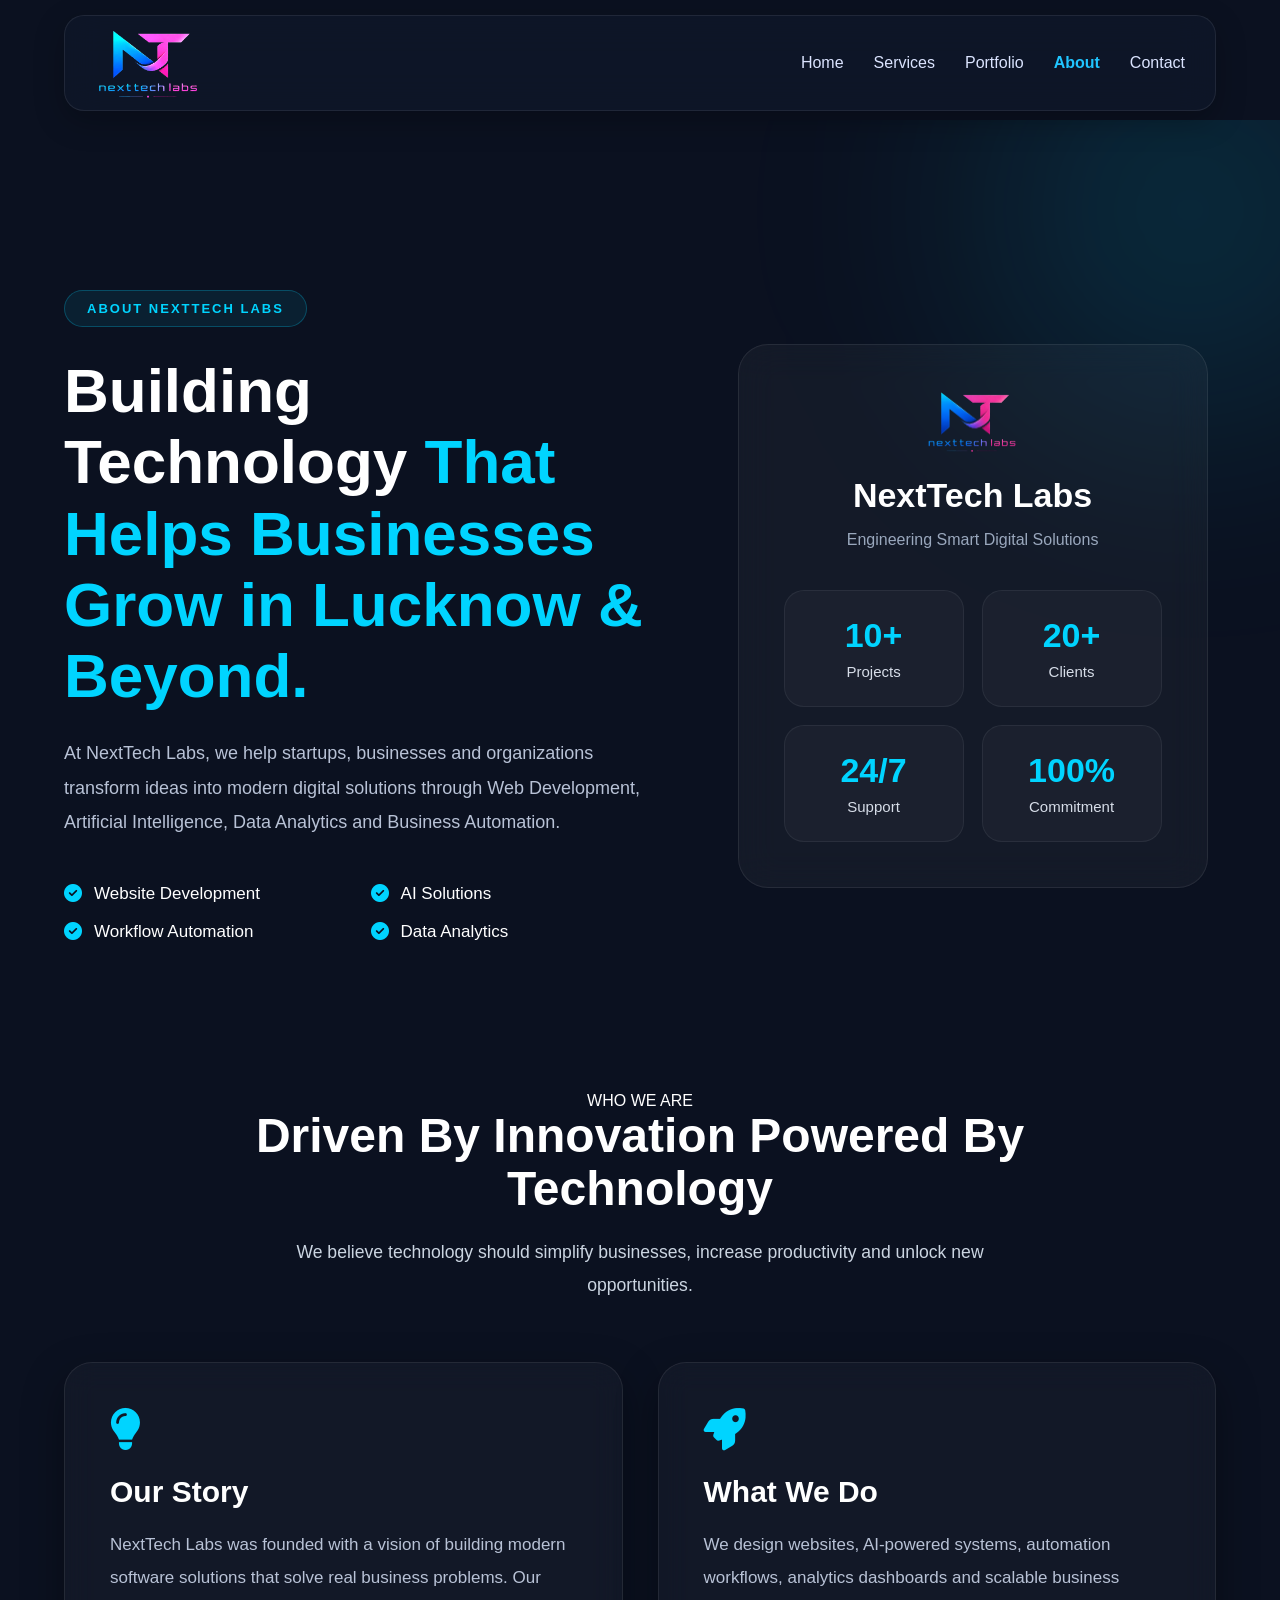
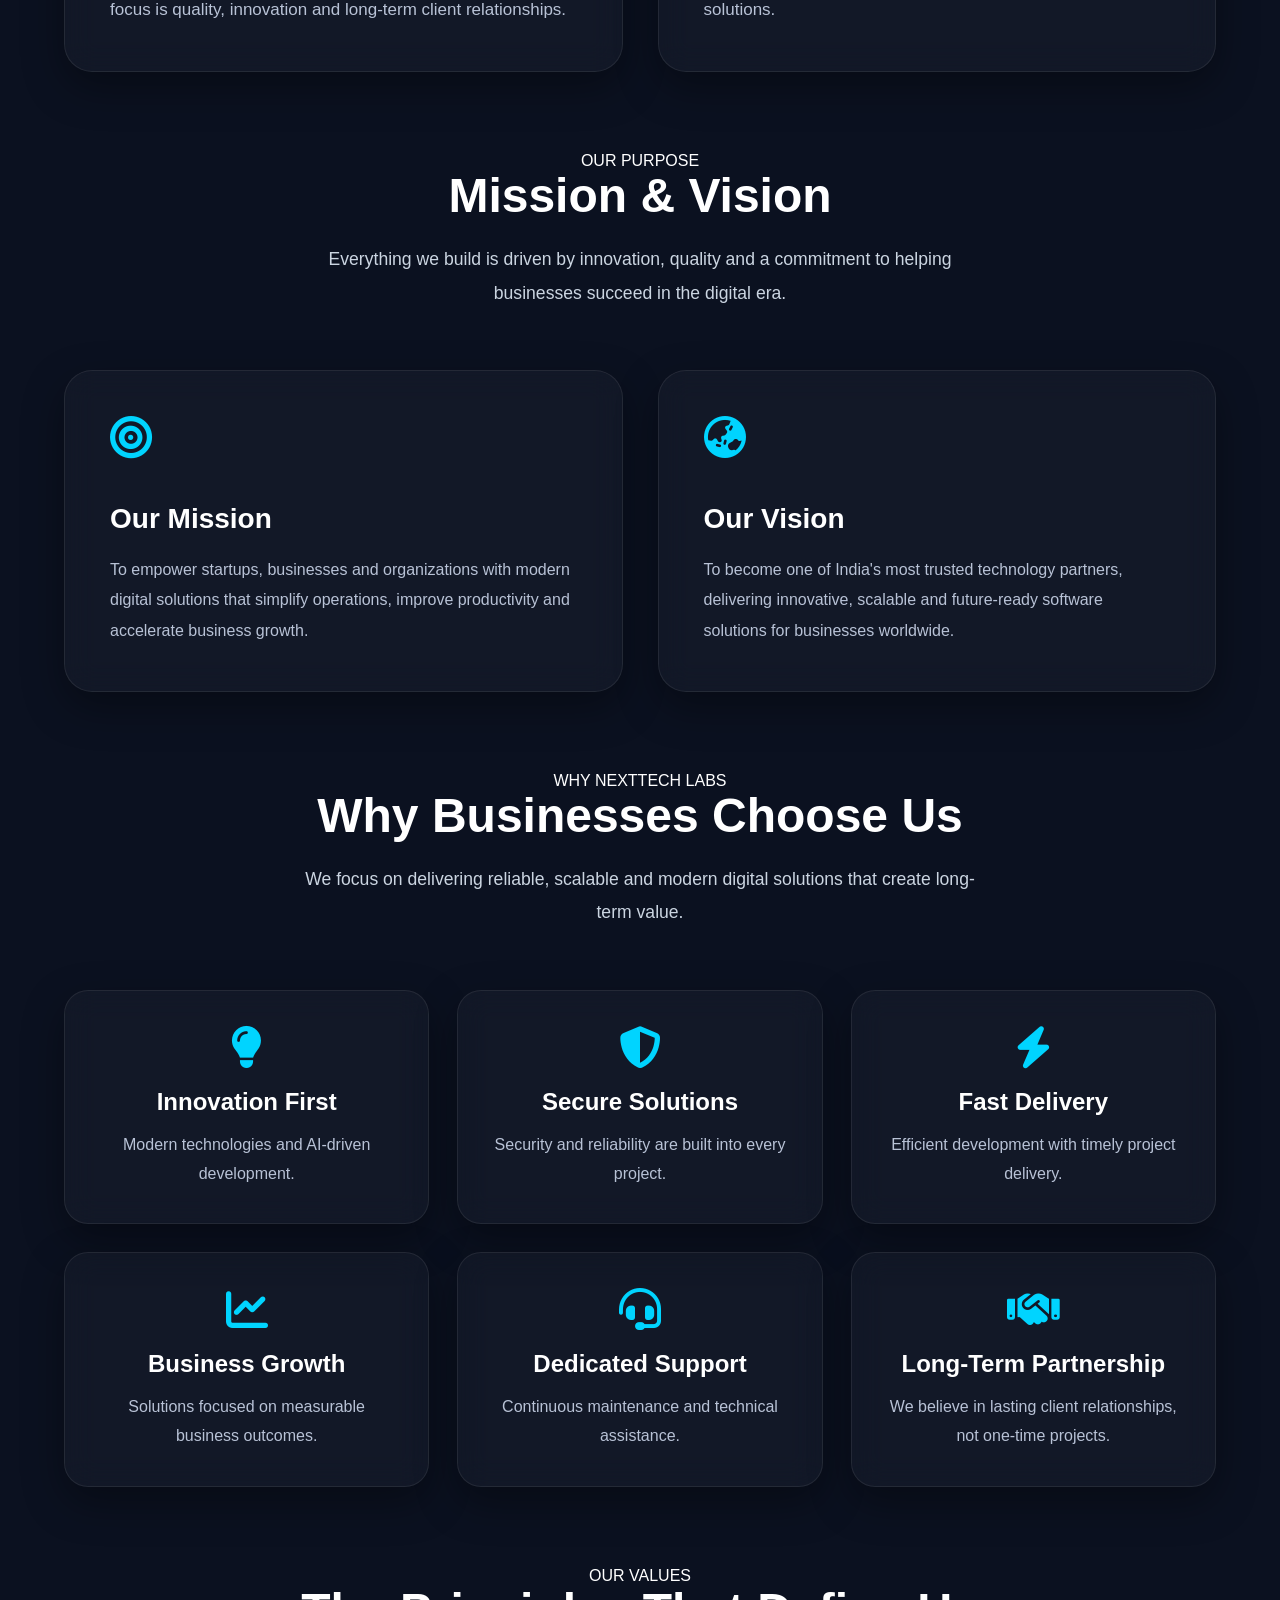
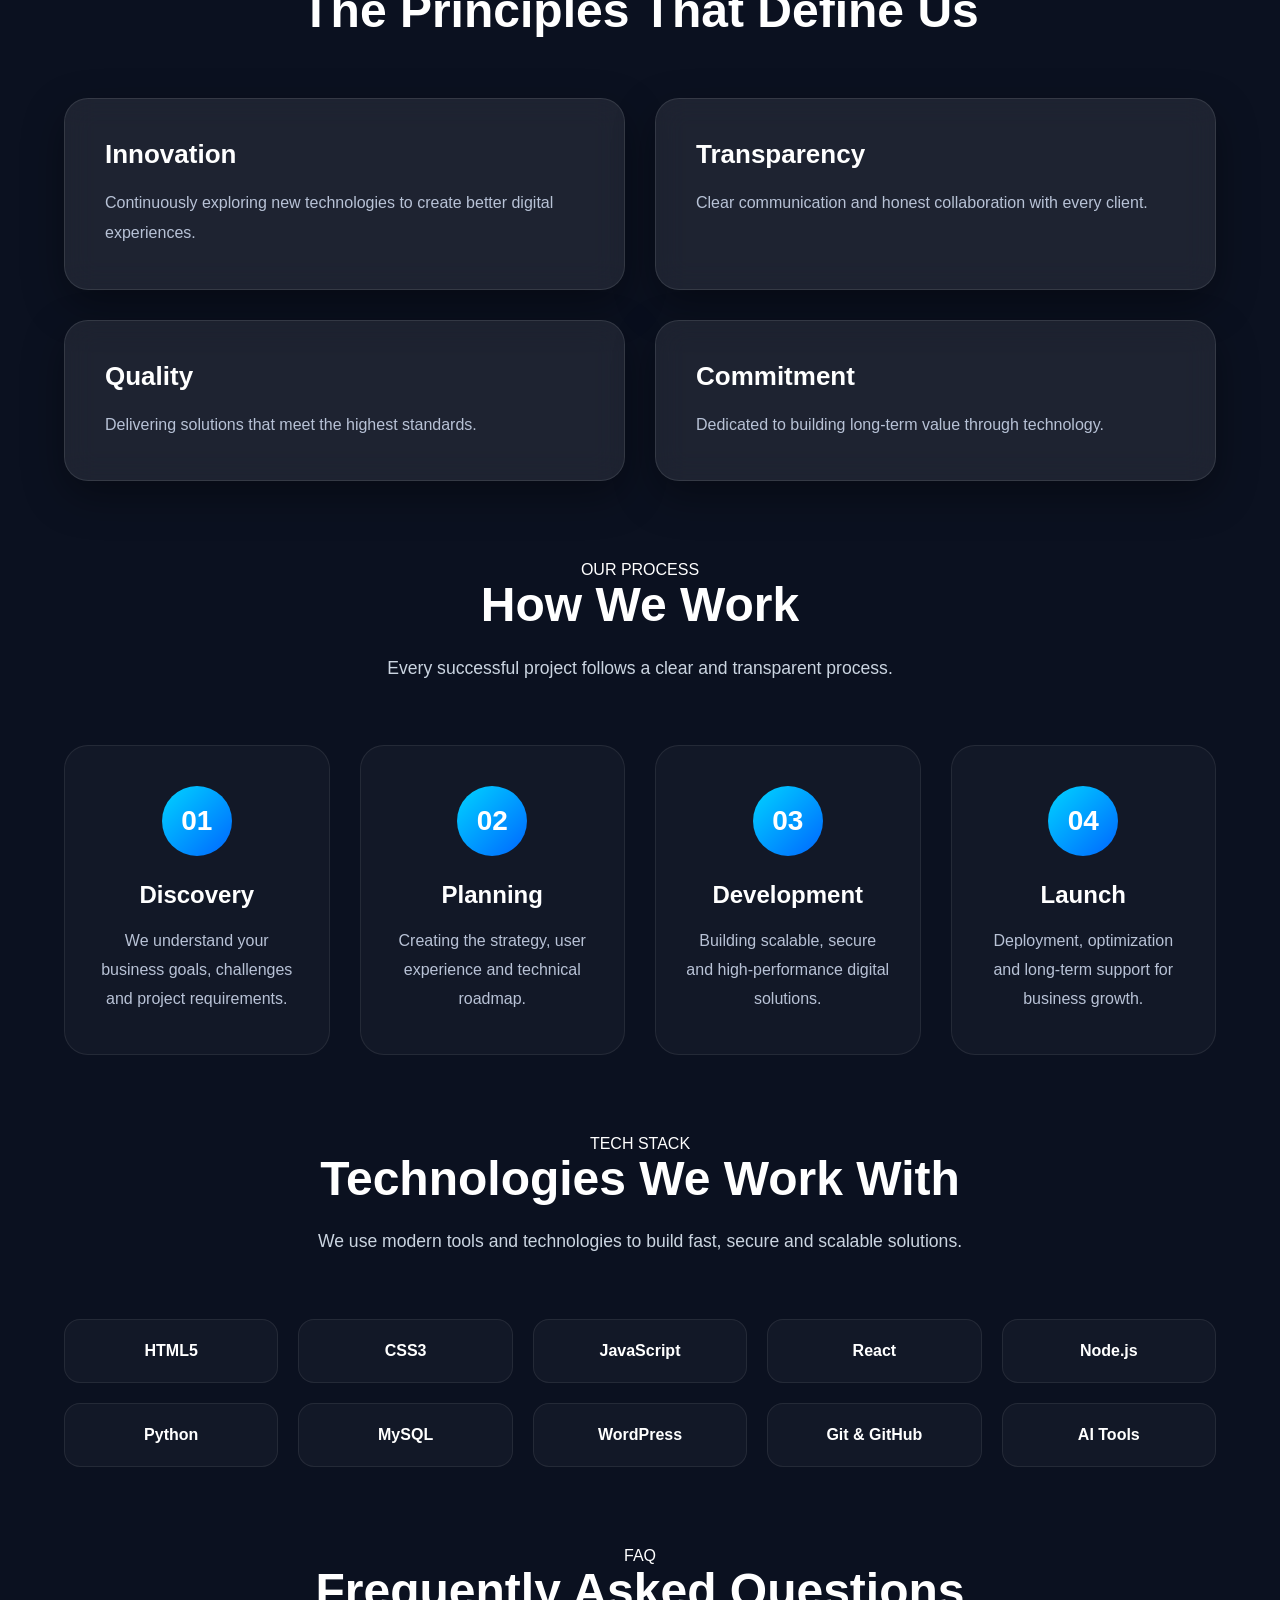
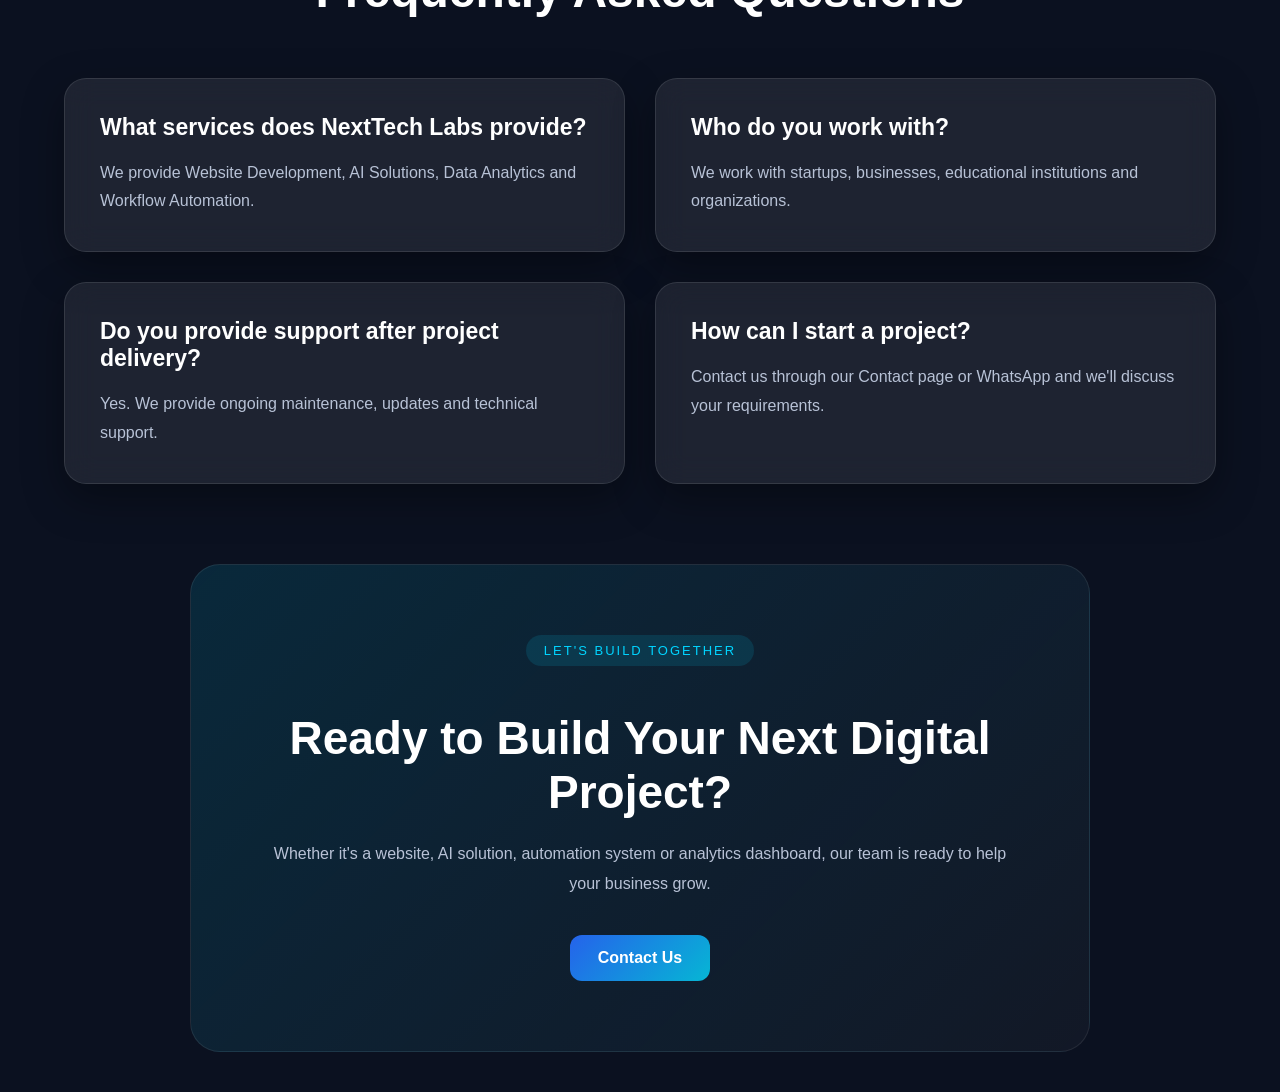
<file: about.html>
<!DOCTYPE html>
<html lang="en">

<head>

<meta charset="UTF-8">
<meta name="viewport" content="width=device-width, initial-scale=1.0">

<title>About NextTech Labs | Web Development & Software Company in Lucknow</title>

<meta name="description"
content="Learn about NextTech Labs, a Lucknow-based technology company providing web development, software solutions, AI automation, data analytics and digital services for businesses.">

<meta name="keywords"
content="NextTech Labs Lucknow, web development company Lucknow, software company Lucknow, web developer Lucknow, AI automation Lucknow, data analytics company Lucknow, about NextTech Labs">

<meta name="author" content="NextTech Labs">
<meta name="robots" content="index, follow, max-image-preview:large">

<link rel="canonical" href="https://nexttech-labs.vercel.app/about.html">

<meta name="theme-color" content="#0B1120">

<!-- Open Graph -->
<meta property="og:type" content="website">
<meta property="og:title" content="About NextTech Labs | Web Development & Software Company in Lucknow">
<meta property="og:description" content="Learn about NextTech Labs and our web development, software, AI automation, data analytics and digital solutions for businesses.">
<meta property="og:url" content="https://nexttech-labs.vercel.app/about.html">
<meta property="og:site_name" content="NextTech Labs">
<meta property="og:image" content="https://nexttech-labs.vercel.app/images/logo.png">

<!-- Twitter -->
<meta name="twitter:card" content="summary_large_image">
<meta name="twitter:title" content="About NextTech Labs | Web Development & Software Company in Lucknow">
<meta name="twitter:description" content="Learn about NextTech Labs and our digital technology solutions for businesses.">
<meta name="twitter:image" content="https://nexttech-labs.vercel.app/images/logo.png">

<link rel="icon" href="images/favicon.png">

<link rel="stylesheet"
href="https://cdnjs.cloudflare.com/ajax/libs/font-awesome/6.7.2/css/all.min.css">

<link rel="stylesheet" href="style.css">



<!-- Local Business Schema -->
<script type="application/ld+json">
{
  "@context":"https://schema.org",
  "@type":"LocalBusiness",
  "name":"NextTech Labs",
  "url":"https://nexttech-labs.vercel.app/",
  "logo":"https://nexttech-labs.vercel.app/images/logo.png",
  "telephone":"+91-8354027338",
  "email":"info.nexttechlabs@gmail.com",
  "address":{
    "@type":"PostalAddress",
    "addressLocality":"Lucknow",
    "addressRegion":"Uttar Pradesh",
    "addressCountry":"IN"
  },
  "areaServed":[
    {"@type":"City","name":"Lucknow"},
    {"@type":"State","name":"Uttar Pradesh"},
    {"@type":"Country","name":"India"}
  ]
}
</script>

<script type="application/ld+json">
{
  "@context":"https://schema.org",
  "@type":"AboutPage",
  "name":"About NextTech Labs",
  "url":"https://nexttech-labs.vercel.app/about.html",
  "description":"About NextTech Labs, a technology company providing web development, software, AI automation and data analytics solutions."
}
</script>
</head>

<body>

<!-- ===========================
HEADER
=========================== -->

<header class="header">

<div class="container navbar">

<a href="index.html" class="logo">

<img src="images/logo.png" alt="NextTech Labs">

</a>

<nav class="nav-menu" id="navMenu">

<a href="index.html">Home</a>

<a href="services.html">Services</a>

<a href="portfolio.html">Portfolio</a>

<a href="about.html" class="active">About</a>

<a href="contact.html">Contact</a>

</nav>

<button class="menu-btn" id="menuBtn">

☰

</button>

</div>

</header>

<!-- ===========================
ABOUT HERO
=========================== -->

<section class="about-hero">

<div class="container">

<div class="about-wrapper">

<div class="about-left">

<span class="about-badge">

ABOUT NEXTTECH LABS

</span>

<h1>

Building Technology

<span>That Helps Businesses Grow in Lucknow & Beyond.</span>

</h1>

<p>

At NextTech Labs, we help startups, businesses and
organizations transform ideas into modern digital
solutions through Web Development, Artificial Intelligence,
Data Analytics and Business Automation.

</p>

<div class="hero-list">

<div>

<i class="fa-solid fa-circle-check"></i>

Website Development

</div>

<div>

<i class="fa-solid fa-circle-check"></i>

AI Solutions

</div>

<div>

<i class="fa-solid fa-circle-check"></i>

Workflow Automation

</div>

<div>

<i class="fa-solid fa-circle-check"></i>

Data Analytics

</div>

</div>

</div>

<div class="about-right">

<div class="company-card">

<img src="images/logo.png" class="about-logo">

<h2>NextTech Labs</h2>

<p>

Engineering Smart Digital Solutions

</p>

<div class="stats-grid">

<div>

<h3>10+</h3>

<span>Projects</span>

</div>

<div>

<h3>20+</h3>

<span>Clients</span>

</div>

<div>

<h3>24/7</h3>

<span>Support</span>

</div>

<div>

<h3>100%</h3>

<span>Commitment</span>

</div>

</div>

</div>

</div>

</div>

</div>

</section>

<!-- ===========================
WHO WE ARE
=========================== -->

<section class="section">

<div class="container">

<div class="section-title">

<span>

WHO WE ARE

</span>

<h2>

Driven By Innovation

Powered By Technology

</h2>

<p>

We believe technology should simplify businesses,
increase productivity and unlock new opportunities.

</p>

</div>

<div class="about-two-column">

<div class="glass-card">

<i class="fa-solid fa-lightbulb card-icon"></i>

<h3>

Our Story

</h3>

<p>

NextTech Labs was founded with a vision of building
modern software solutions that solve real business
problems.

Our focus is quality,
innovation and long-term client relationships.

</p>

</div>

<div class="glass-card">

<i class="fa-solid fa-rocket card-icon"></i>

<h3>

What We Do

</h3>

<p>

We design websites,

AI-powered systems,

automation workflows,

analytics dashboards

and scalable business solutions.

</p>

</div>

</div>

</div>

</section>
<!-- ===========================
MISSION & VISION
=========================== -->

<section class="section">

<div class="container">

<div class="section-title">

<span>

OUR PURPOSE

</span>

<h2>

Mission & Vision

</h2>

<p>

Everything we build is driven by innovation, quality and a
commitment to helping businesses succeed in the digital era.

</p>

</div>

<div class="mission-grid">

<div class="glass-card mission-card">

<i class="fa-solid fa-bullseye card-icon"></i>

<h3>

Our Mission

</h3>

<p>

To empower startups, businesses and organizations with
modern digital solutions that simplify operations,
improve productivity and accelerate business growth.

</p>

</div>

<div class="glass-card mission-card">

<i class="fa-solid fa-earth-asia card-icon"></i>

<h3>

Our Vision

</h3>

<p>

To become one of India's most trusted technology partners,
delivering innovative, scalable and future-ready software
solutions for businesses worldwide.

</p>

</div>

</div>

</div>

</section>

<!-- ===========================
WHY NEXTTECH LABS
=========================== -->

<section class="section">

<div class="container">

<div class="section-title">

<span>

WHY NEXTTECH LABS

</span>

<h2>

Why Businesses Choose Us

</h2>

<p>

We focus on delivering reliable, scalable and modern
digital solutions that create long-term value.

</p>

</div>

<div class="why-grid">

<div class="glass-card why-card">

<i class="fa-solid fa-lightbulb"></i>

<h3>Innovation First</h3>

<p>

Modern technologies and AI-driven development.

</p>

</div>

<div class="glass-card why-card">

<i class="fa-solid fa-shield-halved"></i>

<h3>Secure Solutions</h3>

<p>

Security and reliability are built into every project.

</p>

</div>

<div class="glass-card why-card">

<i class="fa-solid fa-bolt"></i>

<h3>Fast Delivery</h3>

<p>

Efficient development with timely project delivery.

</p>

</div>

<div class="glass-card why-card">

<i class="fa-solid fa-chart-line"></i>

<h3>Business Growth</h3>

<p>

Solutions focused on measurable business outcomes.

</p>

</div>

<div class="glass-card why-card">

<i class="fa-solid fa-headset"></i>

<h3>Dedicated Support</h3>

<p>

Continuous maintenance and technical assistance.

</p>

</div>

<div class="glass-card why-card">

<i class="fa-solid fa-handshake"></i>

<h3>Long-Term Partnership</h3>

<p>

We believe in lasting client relationships, not one-time projects.

</p>

</div>

</div>

</div>

</section>

<!-- ===========================
COMPANY VALUES
=========================== -->

<section class="section">

<div class="container">

<div class="section-title">

<span>

OUR VALUES

</span>

<h2>

The Principles That Define Us

</h2>

</div>

<div class="values-grid">

<div class="glass-card">

<h3>Innovation</h3>

<p>

Continuously exploring new technologies to create better digital experiences.

</p>

</div>

<div class="glass-card">

<h3>Transparency</h3>

<p>

Clear communication and honest collaboration with every client.

</p>

</div>

<div class="glass-card">

<h3>Quality</h3>

<p>

Delivering solutions that meet the highest standards.

</p>

</div>

<div class="glass-card">

<h3>Commitment</h3>

<p>

Dedicated to building long-term value through technology.

</p>

</div>

</div>

</div>

</section>
<!-- ========================================
OUR PROCESS
======================================== -->

<section class="section process-section">

    <div class="container">

        <div class="section-title">

            <span>OUR PROCESS</span>

            <h2>How We Work</h2>

            <p>
                Every successful project follows a clear and transparent process.
            </p>

        </div>

        <div class="process-wrapper">

            <div class="process-card">

                <div class="process-number">01</div>

                <h3>Discovery</h3>

                <p>
                    We understand your business goals, challenges and project requirements.
                </p>

            </div>

            <div class="process-card">

                <div class="process-number">02</div>

                <h3>Planning</h3>

                <p>
                    Creating the strategy, user experience and technical roadmap.
                </p>

            </div>

            <div class="process-card">

                <div class="process-number">03</div>

                <h3>Development</h3>

                <p>
                    Building scalable, secure and high-performance digital solutions.
                </p>

            </div>

            <div class="process-card">

                <div class="process-number">04</div>

                <h3>Launch</h3>

                <p>
                    Deployment, optimization and long-term support for business growth.
                </p>

            </div>

        </div>

    </div>

</section>

<!-- ========================================
TECHNOLOGIES
======================================== -->

<section class="section">

    <div class="container">

        <div class="section-title">

            <span>TECH STACK</span>

            <h2>Technologies We Work With</h2>

            <p>
                We use modern tools and technologies to build fast, secure and scalable solutions.
            </p>

        </div>

        <div class="tech-grid">

            <div class="tech-card">HTML5</div>

            <div class="tech-card">CSS3</div>

            <div class="tech-card">JavaScript</div>

            <div class="tech-card">React</div>

            <div class="tech-card">Node.js</div>

            <div class="tech-card">Python</div>

            <div class="tech-card">MySQL</div>

            <div class="tech-card">WordPress</div>

            <div class="tech-card">Git & GitHub</div>

            <div class="tech-card">AI Tools</div>

        </div>

    </div>

</section>

<!-- ========================================
FAQ
======================================== -->

<section class="section">

    <div class="container">

        <div class="section-title">

            <span>FAQ</span>

            <h2>Frequently Asked Questions</h2>

        </div>

        <div class="faq-grid">

            <div class="glass-card">

                <h3>What services does NextTech Labs provide?</h3>

                <p>
                    We provide Website Development, AI Solutions, Data Analytics and Workflow Automation.
                </p>

            </div>

            <div class="glass-card">

                <h3>Who do you work with?</h3>

                <p>
                    We work with startups, businesses, educational institutions and organizations.
                </p>

            </div>

            <div class="glass-card">

                <h3>Do you provide support after project delivery?</h3>

                <p>
                    Yes. We provide ongoing maintenance, updates and technical support.
                </p>

            </div>

            <div class="glass-card">

                <h3>How can I start a project?</h3>

                <p>
                    Contact us through our Contact page or WhatsApp and we'll discuss your requirements.
                </p>

            </div>

        </div>

    </div>

</section>

<!-- ========================================
CTA
======================================== -->

<section class="section">

    <div class="container">

        <div class="cta-box">

            <span>LET'S BUILD TOGETHER</span>

            <h2>Ready to Build Your Next Digital Project?</h2>

            <p>

                Whether it's a website, AI solution, automation system or analytics dashboard,
                our team is ready to help your business grow.

            </p>

            <a href="contact.html" class="btn-primary">

                Contact Us

            </a>

        </div>

    </div>

</section>
</file>
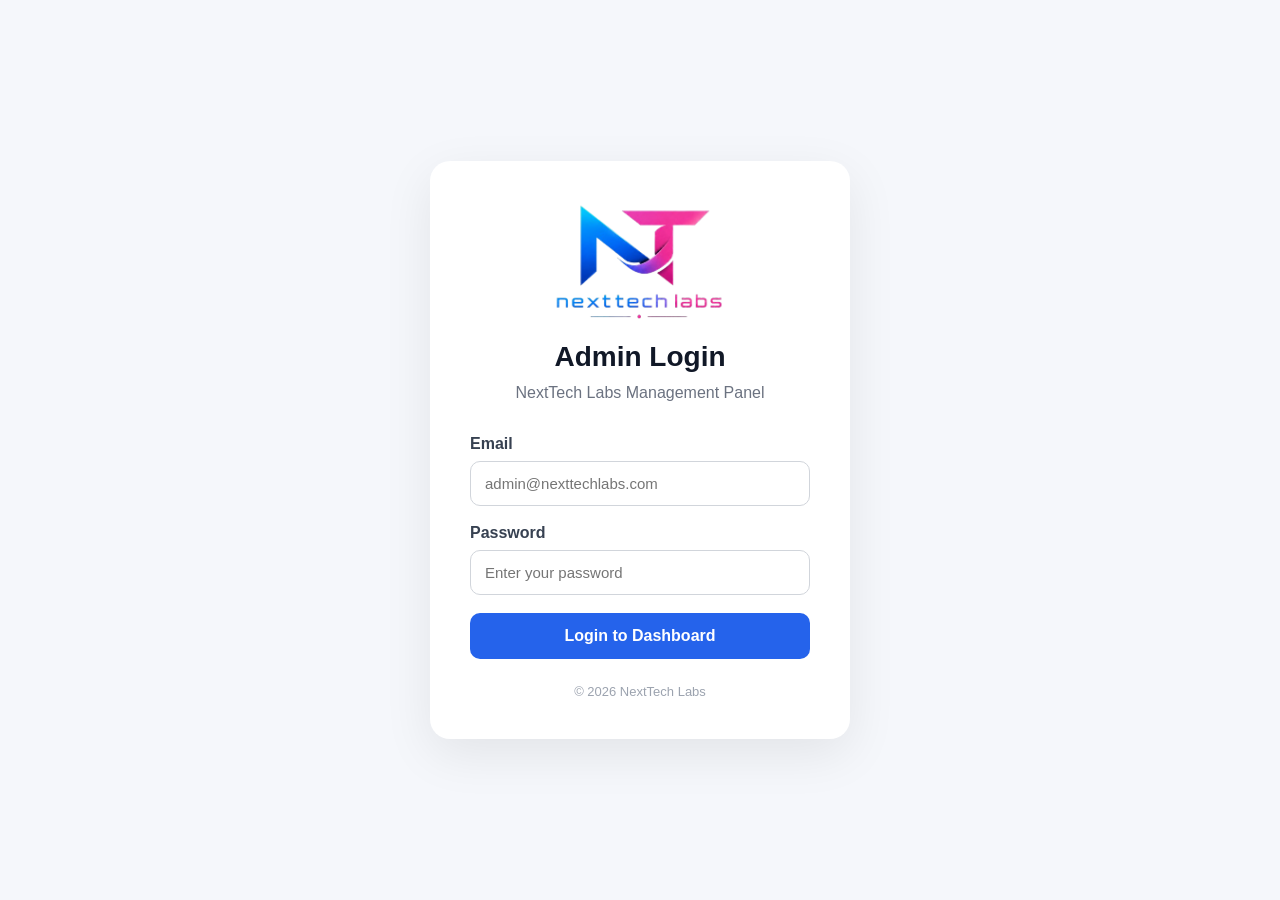
<file: admin.html>
<!DOCTYPE html>
<html lang="en">
<head>
    <meta charset="UTF-8">
    <meta name="viewport" content="width=device-width, initial-scale=1.0">

    <title>Admin Login | NextTech Labs</title>

    <link rel="icon" href="favicon.png">

    <style>
        * {
            margin: 0;
            padding: 0;
            box-sizing: border-box;
        }

        body {
            min-height: 100vh;
            display: flex;
            align-items: center;
            justify-content: center;
            padding: 20px;
            font-family: Arial, sans-serif;
            background: #f5f7fb;
        }

        .login-box {
            width: 100%;
            max-width: 420px;
            background: #ffffff;
            padding: 40px;
            border-radius: 20px;
            box-shadow: 0 15px 50px rgba(0, 0, 0, 0.08);
        }

        /* NextTech Labs Logo */
        .logo {
            display: block;
            width: 180px;
            height: auto;
            max-width: 100%;
            object-fit: contain;
            margin: 0 auto 22px;
        }

        h1 {
            text-align: center;
            font-size: 28px;
            color: #111827;
            margin-bottom: 8px;
        }

        .subtitle {
            text-align: center;
            color: #6b7280;
            margin-bottom: 30px;
            line-height: 1.5;
        }

        .form-group {
            margin-bottom: 18px;
        }

        label {
            display: block;
            margin-bottom: 8px;
            color: #374151;
            font-weight: 600;
        }

        input {
            width: 100%;
            padding: 13px 14px;
            border: 1px solid #d1d5db;
            border-radius: 10px;
            outline: none;
            font-size: 15px;
            background: #ffffff;
            color: #111827;
        }

        input:focus {
            border-color: #2563eb;
            box-shadow: 0 0 0 3px rgba(37, 99, 235, 0.08);
        }

        button {
            width: 100%;
            border: none;
            padding: 14px;
            border-radius: 10px;
            background: #2563eb;
            color: #ffffff;
            font-size: 16px;
            font-weight: 600;
            cursor: pointer;
            transition: background 0.2s ease;
        }

        button:hover {
            background: #1d4ed8;
        }

        button:disabled {
            opacity: 0.7;
            cursor: not-allowed;
        }

        .error {
            display: none;
            margin-bottom: 18px;
            padding: 12px;
            border-radius: 8px;
            background: #fee2e2;
            color: #b91c1c;
            font-size: 14px;
            line-height: 1.4;
        }

        .footer {
            text-align: center;
            margin-top: 25px;
            color: #9ca3af;
            font-size: 13px;
        }

        @media (max-width: 480px) {

            body {
                padding: 15px;
            }

            .login-box {
                padding: 30px 22px;
            }

            .logo {
                width: 160px;
                margin-bottom: 20px;
            }

            h1 {
                font-size: 25px;
            }

            .subtitle {
                font-size: 14px;
            }
        }
    </style>
</head>

<body>

    <div class="login-box">

        <!-- NextTech Labs Logo -->
        <img
            src="./images/logo.png"
            alt="NextTech Labs"
            class="logo"
        >

        <h1>Admin Login</h1>

        <p class="subtitle">
            NextTech Labs Management Panel
        </p>

        <div id="loginError" class="error"></div>

        <form id="loginForm">

            <div class="form-group">

                <label for="email">
                    Email
                </label>

                <input
                    type="email"
                    id="email"
                    placeholder="admin@nexttechlabs.com"
                    autocomplete="username"
                    required
                >

            </div>

            <div class="form-group">

                <label for="password">
                    Password
                </label>

                <input
                    type="password"
                    id="password"
                    placeholder="Enter your password"
                    autocomplete="current-password"
                    required
                >

            </div>

            <button
                type="submit"
                id="loginBtn"
            >
                Login to Dashboard
            </button>

        </form>

        <div class="footer">
            © 2026 NextTech Labs
        </div>

    </div>


    <script>

        const loginForm = document.getElementById("loginForm");
        const loginBtn = document.getElementById("loginBtn");
        const loginError = document.getElementById("loginError");


        loginForm.addEventListener("submit", async function (e) {

            e.preventDefault();

            loginError.style.display = "none";
            loginError.textContent = "";

            loginBtn.disabled = true;
            loginBtn.textContent = "Signing in...";


            const email =
                document.getElementById("email").value.trim();

            const password =
                document.getElementById("password").value;


            try {

                const response = await fetch(
                    "https://nexttech-backend-euka.onrender.com/api/admin/login",
                    {
                        method: "POST",

                        headers: {
                            "Content-Type": "application/json"
                        },

                        body: JSON.stringify({
                            email: email,
                            password: password
                        })
                    }
                );


                const data = await response.json();


                if (!response.ok || !data.success) {

                    throw new Error(
                        data.message || "Login failed."
                    );

                }


                /* Save JWT Token */

                localStorage.setItem(
                    "nexttech_admin_token",
                    data.token
                );


                /* Save Admin Information */

                localStorage.setItem(
                    "nexttech_admin",
                    JSON.stringify(data.admin)
                );


                /* Open Dashboard */

                window.location.href =
                    "admin-dashboard.html";


            } catch (error) {

                console.error(
                    "Admin Login Error:",
                    error
                );


                loginError.textContent =
                    error.message ||
                    "Unable to login.";


                loginError.style.display =
                    "block";


            } finally {

                loginBtn.disabled = false;

                loginBtn.textContent =
                    "Login to Dashboard";

            }

        });

    </script>

</body>
</html>
</file>
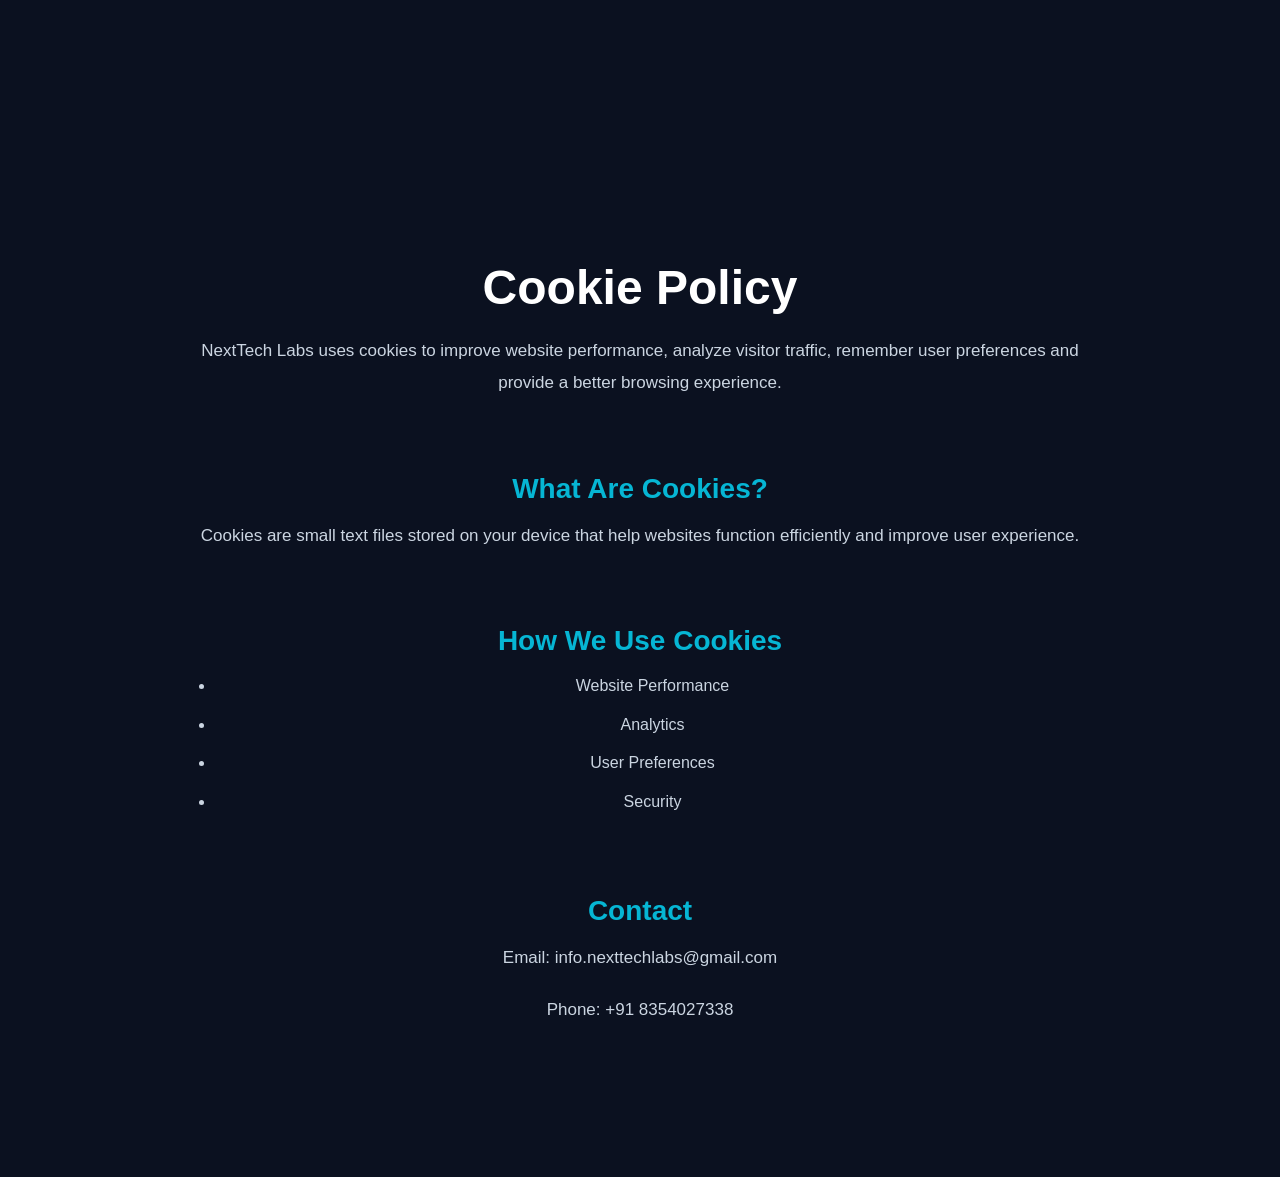
<file: cookie-policy.html>
<!DOCTYPE html>
<html lang="en">
<head>
<meta charset="UTF-8">
<meta name="viewport" content="width=device-width, initial-scale=1.0">

<title>Cookie Policy | NextTech Labs</title>

<link rel="stylesheet" href="style.css">
<link rel="stylesheet" href="responsive.css">
</head>

<body>

<section class="page-header">
<div class="container">

<h1>Cookie Policy</h1>

<p>
NextTech Labs uses cookies to improve website performance,
analyze visitor traffic, remember user preferences and
provide a better browsing experience.
</p>

<br>

<h2>What Are Cookies?</h2>

<p>
Cookies are small text files stored on your device that help
websites function efficiently and improve user experience.
</p>

<br>

<h2>How We Use Cookies</h2>

<ul>
<li>Website Performance</li>
<li>Analytics</li>
<li>User Preferences</li>
<li>Security</li>
</ul>

<br>

<h2>Contact</h2>

<p>Email: info.nexttechlabs@gmail.com</p>
<p>Phone: +91 8354027338</p>

</div>
</section>

</body>
</html>
</file>
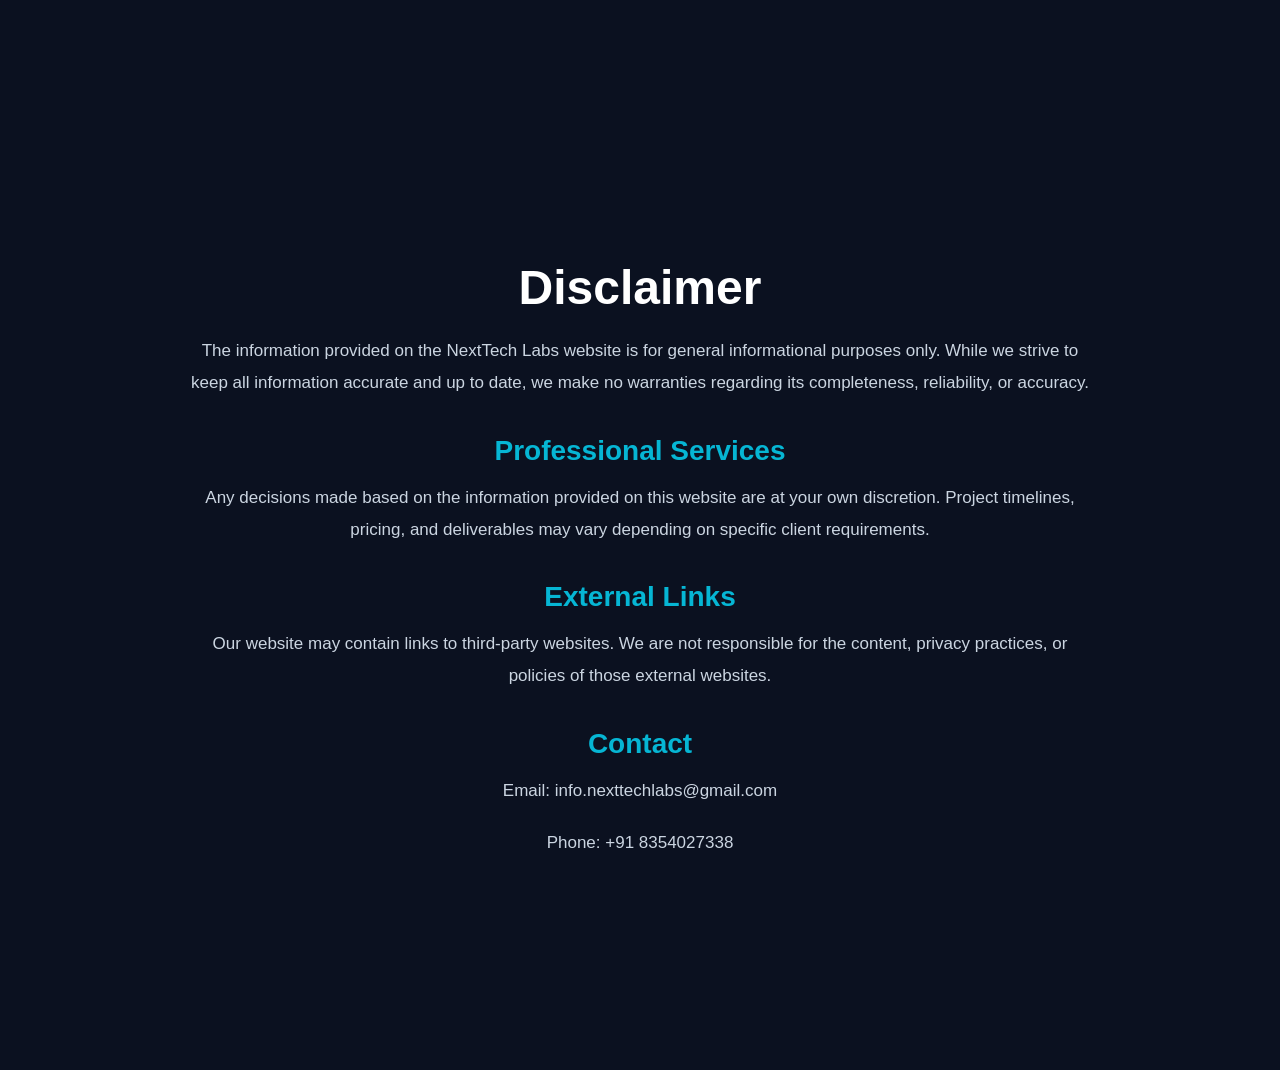
<file: disclaimer.html>
<!DOCTYPE html>
<html lang="en">
<head>
<meta charset="UTF-8">
<meta name="viewport" content="width=device-width, initial-scale=1.0">
<title>Disclaimer | NextTech Labs</title>

<link rel="stylesheet" href="style.css">
<link rel="stylesheet" href="responsive.css">
</head>

<body>

<section class="page-header">
<div class="container">

<h1>Disclaimer</h1>

<p>
The information provided on the NextTech Labs website is for general informational purposes only. While we strive to keep all information accurate and up to date, we make no warranties regarding its completeness, reliability, or accuracy.
</p>

<h2>Professional Services</h2>

<p>
Any decisions made based on the information provided on this website are at your own discretion. Project timelines, pricing, and deliverables may vary depending on specific client requirements.
</p>

<h2>External Links</h2>

<p>
Our website may contain links to third-party websites. We are not responsible for the content, privacy practices, or policies of those external websites.
</p>

<h2>Contact</h2>

<p>Email: info.nexttechlabs@gmail.com</p>

<p>Phone: +91 8354027338</p>

</div>
</section>

<script src="script.js"></script>

</body>
</html>
</file>
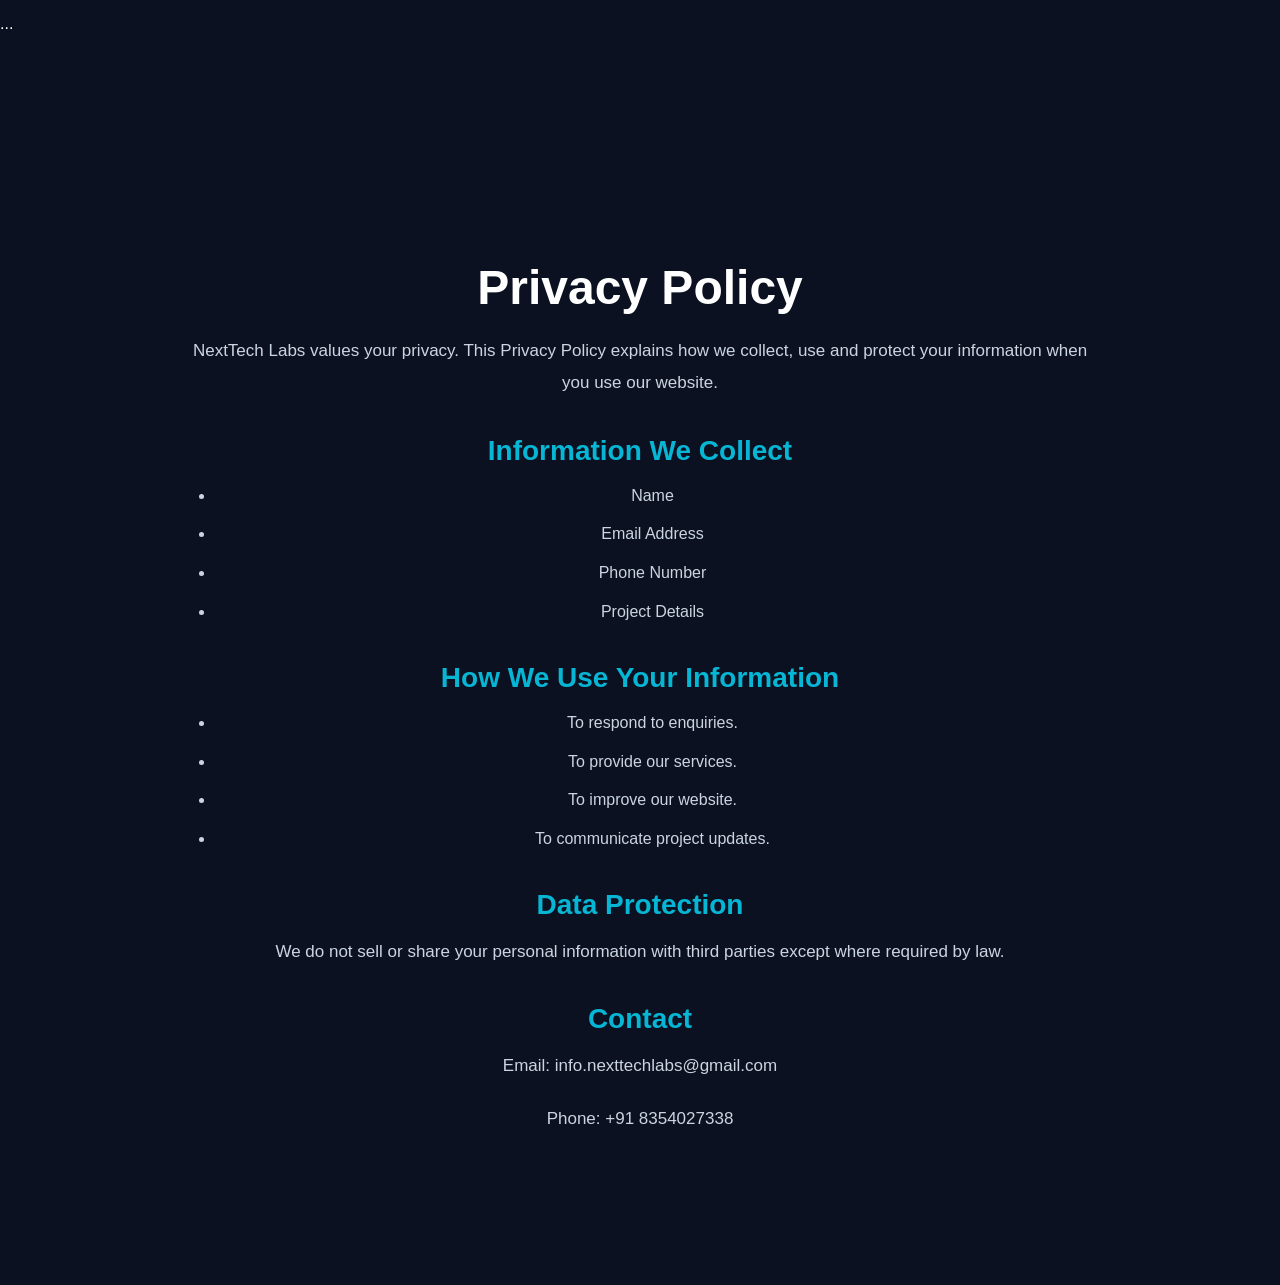
<file: privacy-policy.html>
<!DOCTYPE html>
<html lang="en">
<head>
<meta charset="UTF-8">
<meta name="viewport" content="width=device-width, initial-scale=1.0">
<title>Privacy Policy | NextTech Labs</title>

<link rel="stylesheet" href="style.css">
<link rel="stylesheet" href="responsive.css">
</head>

<body>

<section class="page-header">
<div class="container">

<h1>Privacy Policy</h1>

<p>
NextTech Labs values your privacy. This Privacy Policy explains how we collect, use and protect your information when you use our website.
</p>

<h2>Information We Collect</h2>

<ul>
<li>Name</li>
<li>Email Address</li>
<li>Phone Number</li>
<li>Project Details</li>
</ul>

<h2>How We Use Your Information</h2>

<ul>
<li>To respond to enquiries.</li>
<li>To provide our services.</li>
<li>To improve our website.</li>
<li>To communicate project updates.</li>
</ul>

<h2>Data Protection</h2>

<p>
We do not sell or share your personal information with third parties except where required by law.
</p>

<h2>Contact</h2>

<p>Email: info.nexttechlabs@gmail.com</p>

<p>Phone: +91 8354027338</p>

</div>
</section>
<header class="header">
    ...
</header>
</body>
</html>
</file>
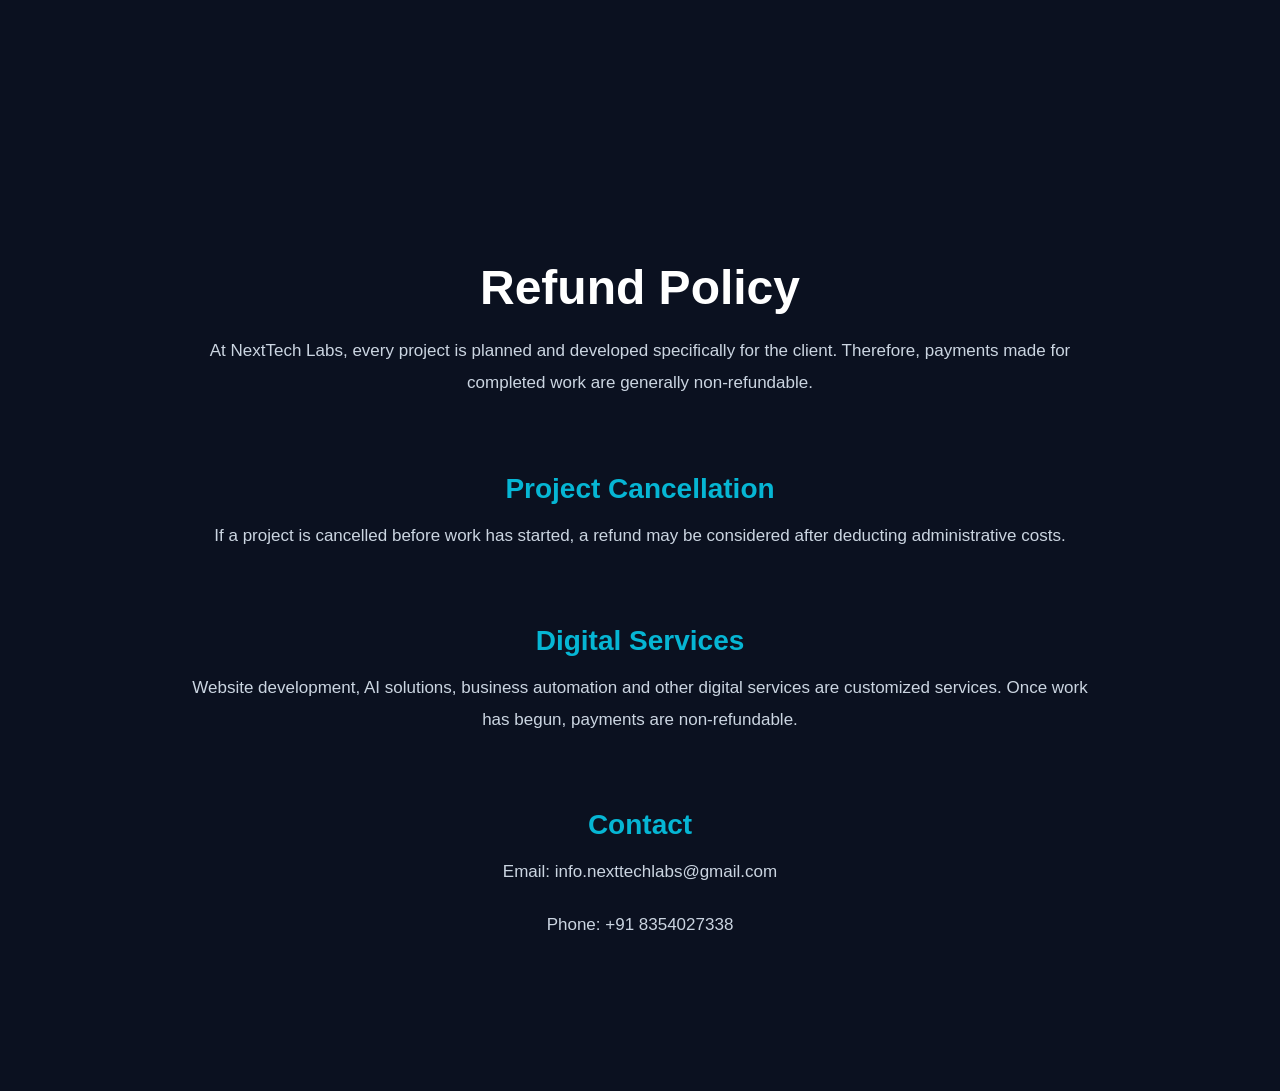
<file: refund-policy.html>
<!DOCTYPE html>
<html lang="en">
<head>
<meta charset="UTF-8">
<meta name="viewport" content="width=device-width, initial-scale=1.0">
<title>Refund Policy | NextTech Labs</title>

<link rel="stylesheet" href="style.css">
<link rel="stylesheet" href="responsive.css">
</head>

<body>

<section class="page-header">
<div class="container">

<h1>Refund Policy</h1>

<p>

At NextTech Labs, every project is planned and developed specifically for the client. Therefore, payments made for completed work are generally non-refundable.

</p>

<br>

<h2>Project Cancellation</h2>

<p>

If a project is cancelled before work has started, a refund may be considered after deducting administrative costs.

</p>

<br>

<h2>Digital Services</h2>

<p>

Website development, AI solutions, business automation and other digital services are customized services. Once work has begun, payments are non-refundable.

</p>

<br>

<h2>Contact</h2>

<p>

Email:
info.nexttechlabs@gmail.com

</p>

<p>

Phone:
+91 8354027338

</p>

</div>

</section>

</body>

</html>
</file>
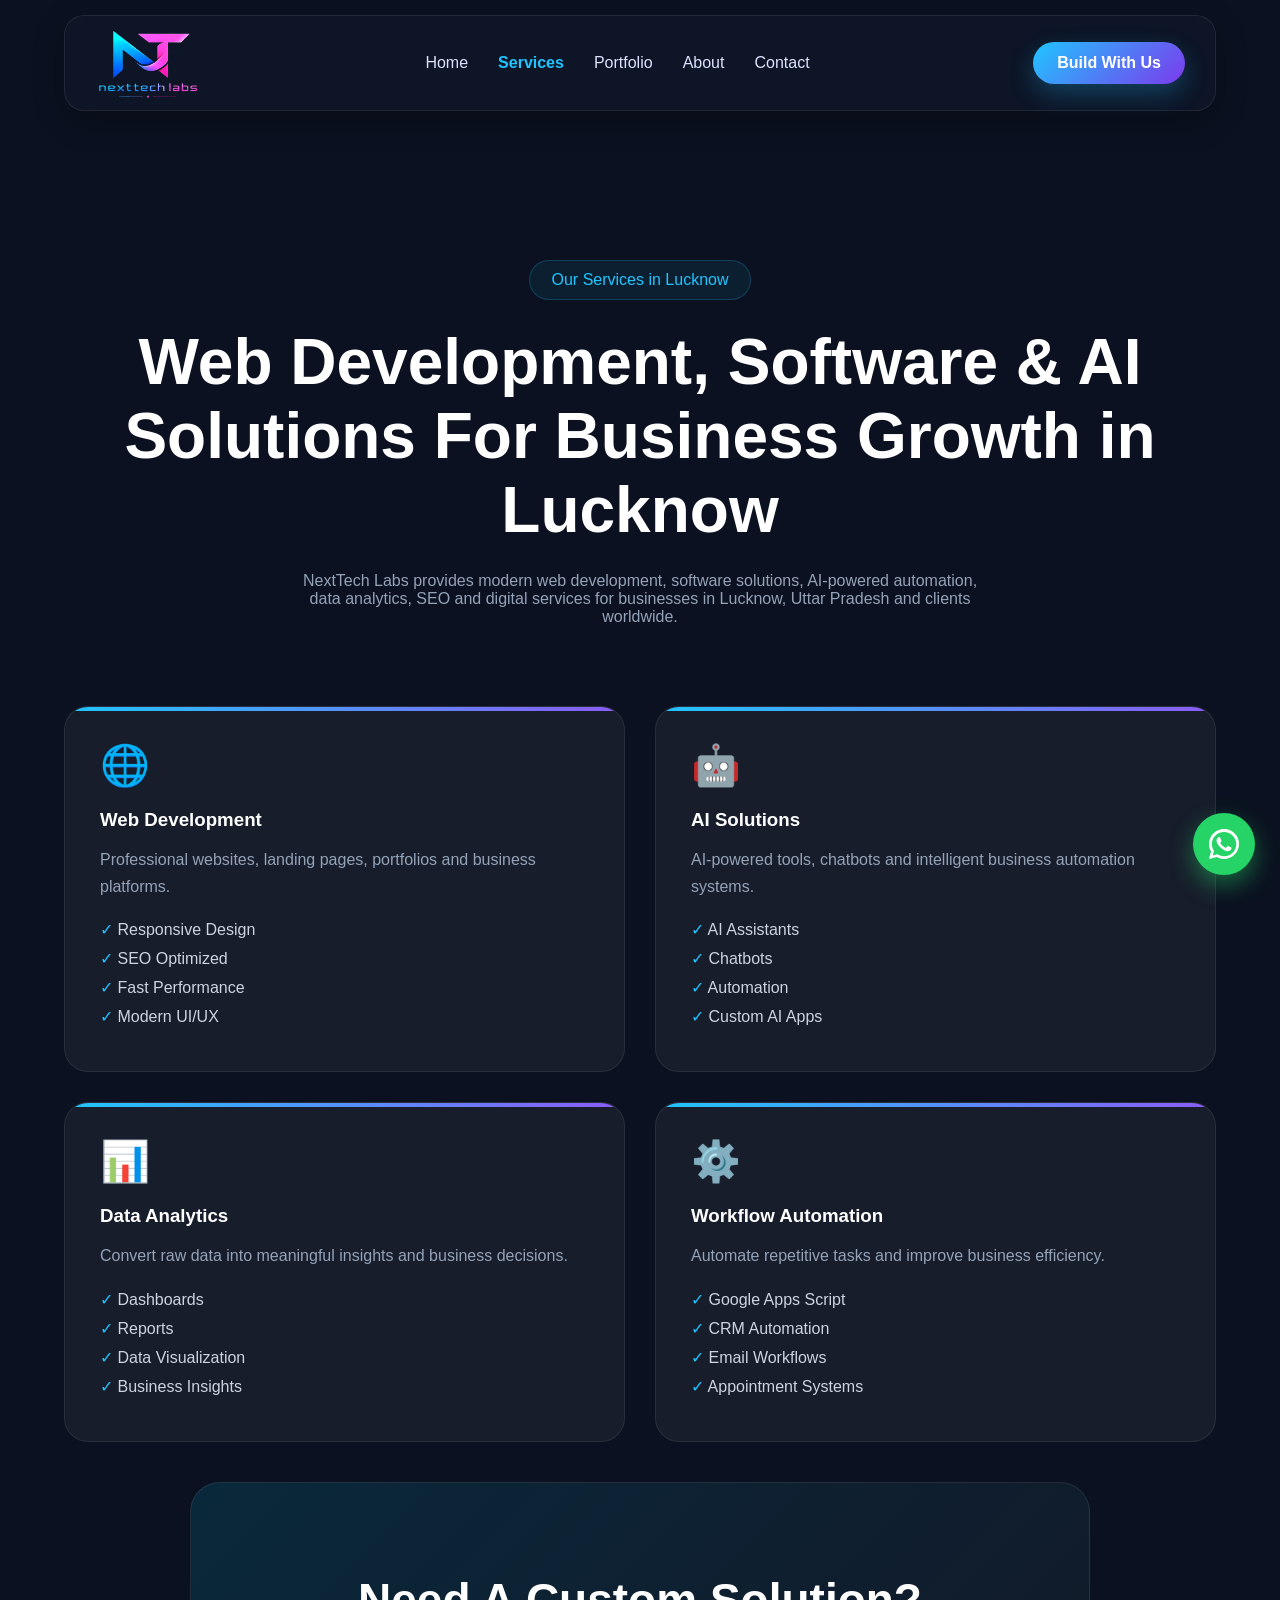
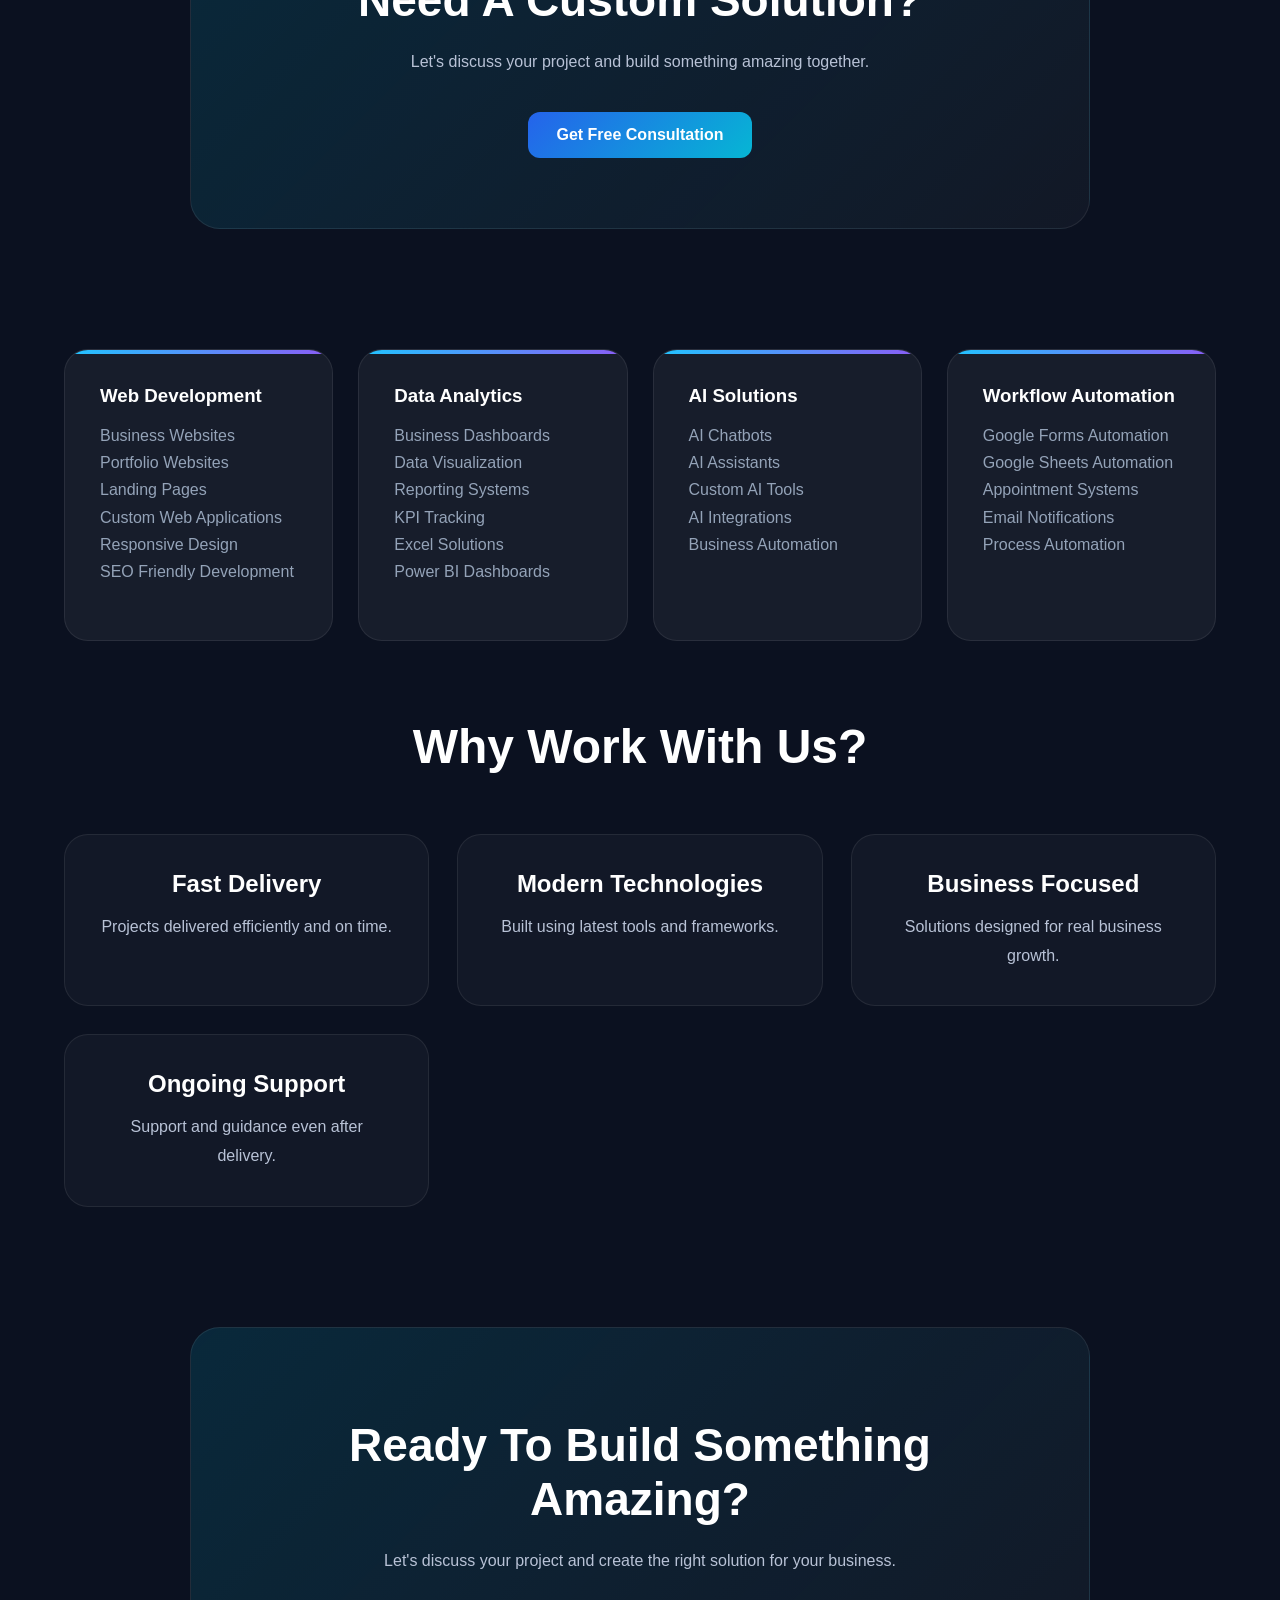
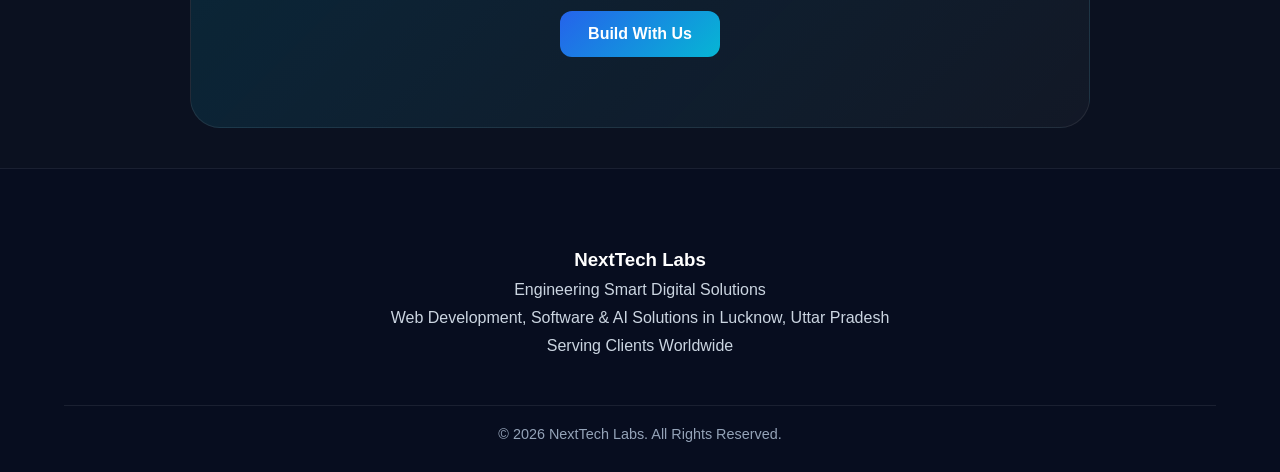
<file: services.html>
<!DOCTYPE html>
<html lang="en">
<head>
    <meta charset="UTF-8">
    <meta name="viewport" content="width=device-width, initial-scale=1.0">

    <title>Web Development & Software Services in Lucknow | NextTech Labs</title>

    <meta name="description"
    content="NextTech Labs provides professional web development, software development, AI solutions, data analytics, SEO and business automation services in Lucknow, Uttar Pradesh.">

    <meta name="keywords"
    content="web development company in Lucknow, web developer in Lucknow, software development company Lucknow, website development Lucknow, AI automation Lucknow, SEO services Lucknow, data analytics Lucknow, NextTech Labs">

    <meta name="author" content="NextTech Labs">
    <meta name="robots" content="index, follow, max-image-preview:large">

    <link rel="canonical" href="https://nexttech-labs.vercel.app/services.html">

    <meta name="theme-color" content="#0B1120">

    <!-- Open Graph -->
    <meta property="og:type" content="website">
    <meta property="og:title" content="Web Development & Software Services in Lucknow | NextTech Labs">
    <meta property="og:description" content="Professional web development, software development, AI solutions, data analytics, SEO and business automation services in Lucknow.">
    <meta property="og:url" content="https://nexttech-labs.vercel.app/services.html">
    <meta property="og:site_name" content="NextTech Labs">
    <meta property="og:image" content="https://nexttech-labs.vercel.app/images/logo.png">

    <!-- Twitter -->
    <meta name="twitter:card" content="summary_large_image">
    <meta name="twitter:title" content="Web Development & Software Services in Lucknow | NextTech Labs">
    <meta name="twitter:description" content="Web development, software development, AI automation, SEO and digital solutions for businesses in Lucknow.">
    <meta name="twitter:image" content="https://nexttech-labs.vercel.app/images/logo.png">

    <link rel="icon" type="image/png" href="images/logo.png">
    <link rel="icon" type="image/png" sizes="512x512" href="images/favicon.png">
    <link rel="stylesheet" href="style.css">

    <!-- Local Business / Services Schema -->
    <script type="application/ld+json">
    {
      "@context": "https://schema.org",
      "@type": "LocalBusiness",
      "name": "NextTech Labs",
      "url": "https://nexttech-labs.vercel.app/",
      "logo": "https://nexttech-labs.vercel.app/images/logo.png",
      "image": "https://nexttech-labs.vercel.app/images/logo.png",
      "telephone": "+91-8354027338",
      "email": "info.nexttechlabs@gmail.com",
      "priceRange": "₹₹",
      "address": {
        "@type": "PostalAddress",
        "addressLocality": "Lucknow",
        "addressRegion": "Uttar Pradesh",
        "addressCountry": "IN"
      },
      "areaServed": [
        {
          "@type": "City",
          "name": "Lucknow"
        },
        {
          "@type": "State",
          "name": "Uttar Pradesh"
        },
        {
          "@type": "Country",
          "name": "India"
        }
      ],
      "sameAs": [
        "https://www.facebook.com/profile.php?id=61592546766248",
        "https://www.instagram.com/nexttechlabs/",
        "https://www.linkedin.com/company/138694062/"
      ]
    }
    </script>

    <script type="application/ld+json">
    {
      "@context": "https://schema.org",
      "@type": "WebPage",
      "name": "Web Development & Software Services in Lucknow",
      "url": "https://nexttech-labs.vercel.app/services.html",
      "description": "Professional web development, software development, AI solutions, data analytics, SEO and business automation services in Lucknow."
    }
    </script>
</head>
<body>

<!-- Navbar -->
<header class="header">
    <div class="container navbar">

        <a href="index.html" class="logo">
            <img src="images/logo.png" alt="NextTech Labs">
        </a>

        <nav class="nav-menu" id="navMenu">
            <a href="index.html">Home</a>
            <a href="services.html" class="active">Services</a>
            <a href="portfolio.html">Portfolio</a>
            <a href="about.html">About</a>
            <a href="contact.html">Contact</a>
        </nav>

        <a href="contact.html" class="btn-primary nav-btn">
            Build With Us
        </a>

        <button class="menu-btn" id="menuBtn" aria-label="Menu">
            ☰
        </button>

    </div>
</header>

<!-- Hero -->
<section class="services-hero">
    <div class="container">

        <span class="services-tag">
            Our Services in Lucknow
        </span>

        <h1>
            Web Development, Software & AI Solutions
            For Business Growth in Lucknow
        </h1>

        <p>
            NextTech Labs provides modern web development, software solutions,
            AI-powered automation, data analytics, SEO and digital services
            for businesses in Lucknow, Uttar Pradesh and clients worldwide.
        </p>

    </div>
</section>

<section class="services-grid-section">

    <div class="container">

        <div class="service-card">
            <div class="service-icon">🌐</div>

            <h3>Web Development</h3>

            <p>
                Professional websites, landing pages,
                portfolios and business platforms.
            </p>

            <ul>
                <li>Responsive Design</li>
                <li>SEO Optimized</li>
                <li>Fast Performance</li>
                <li>Modern UI/UX</li>
            </ul>
        </div>

        <div class="service-card">
            <div class="service-icon">🤖</div>

            <h3>AI Solutions</h3>

            <p>
                AI-powered tools, chatbots and intelligent
                business automation systems.
            </p>

            <ul>
                <li>AI Assistants</li>
                <li>Chatbots</li>
                <li>Automation</li>
                <li>Custom AI Apps</li>
            </ul>
        </div>

        <div class="service-card">
            <div class="service-icon">📊</div>

            <h3>Data Analytics</h3>

            <p>
                Convert raw data into meaningful insights
                and business decisions.
            </p>

            <ul>
                <li>Dashboards</li>
                <li>Reports</li>
                <li>Data Visualization</li>
                <li>Business Insights</li>
            </ul>
        </div>

        <div class="service-card">
            <div class="service-icon">⚙️</div>

            <h3>Workflow Automation</h3>

            <p>
                Automate repetitive tasks and improve
                business efficiency.
            </p>

            <ul>
                <li>Google Apps Script</li>
                <li>CRM Automation</li>
                <li>Email Workflows</li>
                <li>Appointment Systems</li>
            </ul>
        </div>

    </div>

</section>
<section class="section">

    <div class="container">

        <div class="cta-box">

            <h2>Need A Custom Solution?</h2>

            <p>
                Let's discuss your project and build something amazing together.
            </p>

            <a href="contact.html" class="btn-primary">
                Get Free Consultation
            </a>

        </div>

    </div>

</section>
<!-- Services -->
<section class="services section">

    <div class="container">

        <div class="services-grid">

            <div class="service-card">
                <i class="fa-solid fa-code"></i>
                <h3>Web Development</h3>

                <p>
                    Business Websites<br>
                    Portfolio Websites<br>
                    Landing Pages<br>
                    Custom Web Applications<br>
                    Responsive Design<br>
                    SEO Friendly Development
                </p>
            </div>

            <div class="service-card">
                <i class="fa-solid fa-chart-simple"></i>
                <h3>Data Analytics</h3>

                <p>
                    Business Dashboards<br>
                    Data Visualization<br>
                    Reporting Systems<br>
                    KPI Tracking<br>
                    Excel Solutions<br>
                    Power BI Dashboards
                </p>
            </div>

            <div class="service-card">
                <i class="fa-solid fa-brain"></i>
                <h3>AI Solutions</h3>

                <p>
                    AI Chatbots<br>
                    AI Assistants<br>
                    Custom AI Tools<br>
                    AI Integrations<br>
                    Business Automation
                </p>
            </div>

            <div class="service-card">
                <i class="fa-solid fa-gears"></i>
                <h3>Workflow Automation</h3>

                <p>
                    Google Forms Automation<br>
                    Google Sheets Automation<br>
                    Appointment Systems<br>
                    Email Notifications<br>
                    Process Automation
                </p>
            </div>

        </div>

    </div>

</section>

<!-- Why Work With Us -->
<section class="why-us section">

    <div class="container">

        <div class="section-title">
            <h2>Why Work With Us?</h2>
        </div>

        <div class="why-grid">

            <div class="why-card">
                <h3>Fast Delivery</h3>
                <p>Projects delivered efficiently and on time.</p>
            </div>

            <div class="why-card">
                <h3>Modern Technologies</h3>
                <p>Built using latest tools and frameworks.</p>
            </div>

            <div class="why-card">
                <h3>Business Focused</h3>
                <p>Solutions designed for real business growth.</p>
            </div>

            <div class="why-card">
                <h3>Ongoing Support</h3>
                <p>Support and guidance even after delivery.</p>
            </div>

        </div>

    </div>

</section>

<!-- CTA -->
<section class="cta section">

    <div class="container">

        <div class="cta-box">

            <h2>
                Ready To Build Something Amazing?
            </h2>

            <p>
                Let's discuss your project and create the right solution for your business.
            </p>

            <a href="contact.html" class="btn-primary">
                Build With Us
            </a>

        </div>

    </div>

</section>

<!-- Footer -->
<footer class="footer">

    <div class="container">

        <h3>NextTech Labs</h3>

        <p>
            Engineering Smart Digital Solutions
        </p>

        <p>
            Web Development, Software & AI Solutions in Lucknow, Uttar Pradesh
        </p>

        <p>
            Serving Clients Worldwide
        </p>

        <div class="copyright">
            © 2026 NextTech Labs. All Rights Reserved.
        </div>

    </div>

</footer>
<script src="script.js"></script>
<!-- Floating WhatsApp Button -->
<a href="https://wa.me/918354027338?text=Hello%20NextTech%20Labs,%20I%20want%20to%20discuss%20a%20project."
   class="whatsapp-float"
   target="_blank"
   aria-label="Chat on WhatsApp">

    <svg xmlns="http://www.w3.org/2000/svg"
         width="30"
         height="30"
         fill="currentColor"
         viewBox="0 0 16 16">
      <path d="M13.601 2.326A7.854 7.854 0 0 0 8.004 0C3.582 0 0 3.582 0 8c0 1.41.37 2.79 1.074 4.004L0 16l4.102-1.055A7.965 7.965 0 0 0 8.004 16C12.422 16 16 12.418 16 8a7.95 7.95 0 0 0-2.399-5.674ZM8.004 14.56a6.52 6.52 0 0 1-3.324-.91l-.238-.142-2.434.626.65-2.372-.155-.244A6.51 6.51 0 1 1 8.004 14.56Zm3.584-4.875c-.196-.098-1.16-.573-1.34-.638-.18-.065-.31-.098-.442.098-.131.197-.507.639-.622.77-.114.131-.229.147-.425.049-.196-.098-.828-.305-1.578-.973-.584-.52-.978-1.162-1.093-1.358-.114-.197-.012-.303.086-.401.088-.087.196-.229.294-.344.098-.114.131-.196.196-.327.065-.131.033-.245-.016-.344-.049-.098-.442-1.065-.605-1.458-.159-.382-.321-.33-.442-.336l-.376-.007c-.131 0-.344.049-.523.245-.18.197-.687.671-.687 1.637s.703 1.9.801 2.03c.098.131 1.384 2.114 3.355 2.964.469.202.835.322 1.12.412.47.149.897.128 1.235.078.377-.056 1.16-.474 1.324-.932.164-.458.164-.85.114-.932-.049-.082-.18-.131-.376-.229Z"/>
    </svg>

</a>
</body>
</html>
</file>
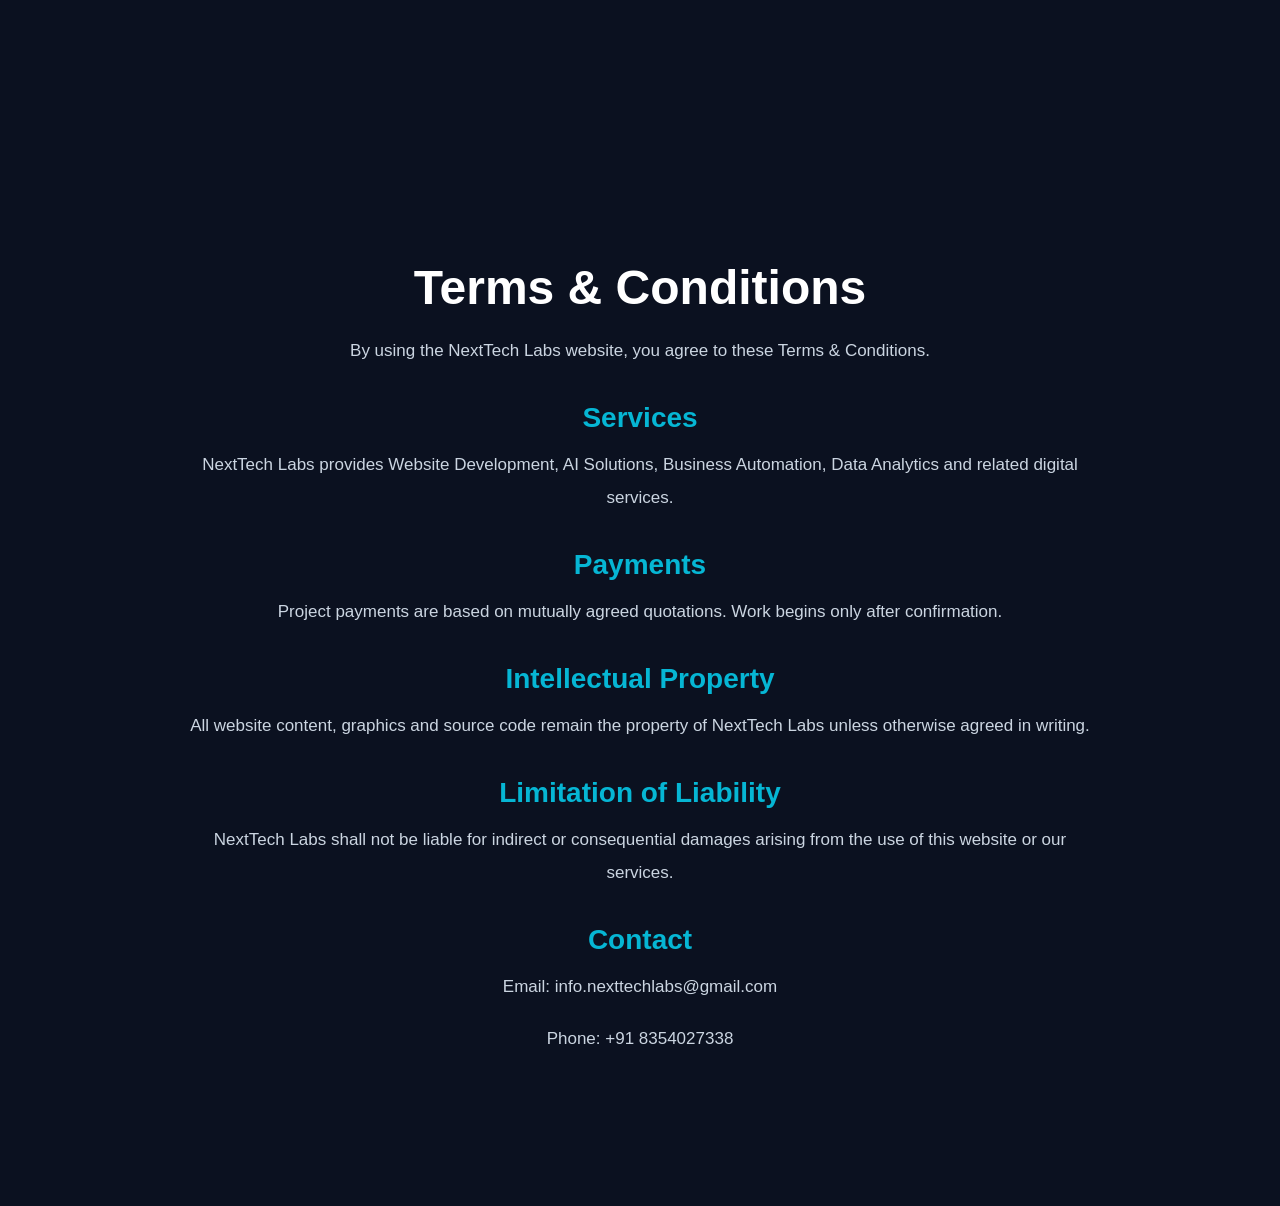
<file: terms-and-conditions.html>
<!DOCTYPE html>
<html lang="en">
<head>
<meta charset="UTF-8">
<meta name="viewport" content="width=device-width, initial-scale=1.0">
<title>Terms & Conditions | NextTech Labs</title>

<link rel="stylesheet" href="style.css">
<link rel="stylesheet" href="responsive.css">
</head>

<body>

<section class="page-header">
<div class="container">

<h1>Terms & Conditions</h1>

<p>
By using the NextTech Labs website, you agree to these Terms & Conditions.
</p>

<h2>Services</h2>

<p>
NextTech Labs provides Website Development, AI Solutions, Business Automation, Data Analytics and related digital services.
</p>

<h2>Payments</h2>

<p>
Project payments are based on mutually agreed quotations. Work begins only after confirmation.
</p>

<h2>Intellectual Property</h2>

<p>
All website content, graphics and source code remain the property of NextTech Labs unless otherwise agreed in writing.
</p>

<h2>Limitation of Liability</h2>

<p>
NextTech Labs shall not be liable for indirect or consequential damages arising from the use of this website or our services.
</p>

<h2>Contact</h2>

<p>Email: info.nexttechlabs@gmail.com</p>

<p>Phone: +91 8354027338</p>

</div>
</section>

</body>
</html>
</file>
<file: style.css>
/* =========================
   NEXTTECH LABS
   PREMIUM DARK THEME
========================= */

/* =========================
   CSS VARIABLES
========================= */

:root {
    --bg: #0b1120;
    --bg-secondary: #111827;
    --bg-footer: #070d1f;
    --bg-form: #151c2c;
    --bg-select: #1f2937;
    --bg-nav: rgba(15, 23, 42, .75);
    --bg-mobile-nav: #0b1120;

    --card: rgba(255, 255, 255, 0.08);
    --card-light: rgba(255, 255, 255, .05);

    --blue: #2563eb;
    --cyan: #06b6d4;
    --cyan-bright: #20c5ff;
    --purple: #8b5cf6;
    --purple-dark: #7c3aed;

    --white: #ffffff;
    --text: #cbd5e1;
    --text-muted: #94a3b8;
    --nav-text: #dbe4ff;

    --border: rgba(255, 255, 255, 0.10);
    --border-subtle: rgba(255, 255, 255, .08);
    --border-cyan: rgba(32, 197, 255, .25);

    --gradient-primary: linear-gradient(135deg, var(--blue), var(--cyan));
    --gradient-nav-btn: linear-gradient(135deg, var(--cyan-bright), var(--purple-dark));
    --gradient-accent: linear-gradient(90deg, var(--cyan-bright), var(--purple));
    --gradient-text: linear-gradient(90deg, var(--cyan), var(--purple));
    --gradient-cta: linear-gradient(135deg, rgba(37, 99, 235, .25), rgba(139, 92, 246, .20));
    --gradient-chart: linear-gradient(135deg, var(--blue), var(--purple));
    --gradient-project-btn: linear-gradient(135deg, var(--cyan-bright), var(--purple));
    --gradient-card-top: linear-gradient(90deg, var(--cyan-bright), var(--purple));

    --shadow: 0 15px 40px rgba(0, 0, 0, .35);
    --shadow-nav: 0 10px 30px rgba(0, 0, 0, .25);
    --shadow-cyan: 0 10px 25px rgba(32, 197, 255, .25);
    --shadow-cyan-lg: 0 20px 40px rgba(32, 197, 255, .15);
    --shadow-cyan-hover: 0 15px 35px rgba(32, 197, 255, .25);
    --shadow-whatsapp: 0 10px 25px rgba(37, 211, 102, .45);
    --shadow-whatsapp-hover: 0 15px 35px rgba(37, 211, 102, .6);

    --transition: .3s ease;
    --transition-smooth: .35s ease;

    --radius-sm: 12px;
    --radius-md: 20px;
    --radius-lg: 24px;
    --radius-xl: 30px;
    --radius-pill: 999px;

    --whatsapp: #25D366;
}

/* =========================
   RESET & BASE
========================= */

*,
*::before,
*::after {
    margin: 0;
    padding: 0;
    box-sizing: border-box;
}

html {
    scroll-behavior: smooth;
}

body {
    background: var(--bg);
    color: var(--white);
    font-family: 'Inter', sans-serif;
    overflow-x: hidden;
    padding-top: 120px;
    
}
img {
    max-width: 100%;
}

a {
    text-decoration: none;
}

select {
    background: var(--bg-select) !important;
    color: var(--white) !important;
}

select option {
    background: var(--bg-select) !important;
    color: var(--white) !important;
}

/* =========================
   LAYOUT
========================= */

.container {
    width: min(1200px, 90%);
    margin: auto;
}

.section {
    padding: 40px 0 !important;
}

.services,
.why,
.portfolio,
.build,
.portfolio-preview,
.process,
.tech-stack-section,
.cta {
    margin-top: 40px;
    padding-top: 40px !important;
    padding-bottom: 40px !important;
}

.section-title {
    text-align: center;
    margin-bottom: 30px !important;
    padding-top: 0 !important;
}

.section-title h2 {
    font-size: 4rem;
    font-weight: 700;
    line-height: 1.1;
    margin-bottom: 15px;
    color: var(--white);
}

.section-title p {
    color: var(--text-muted);
    font-size: 1.1rem;
    max-width: 700px;
    margin: auto;
}

.page-header {
    padding-top: 180px;
    text-align: center;
    margin-bottom: 50px;
}
/* ===========================
   Legal Pages
=========================== */

.page-header {
    min-height: 100vh;
    padding: 140px 20px 80px;
    background: var(--bg);
    color: var(--white);
}

.page-header .container {
    max-width: 900px;
    margin: auto;
}

.page-header h1 {
    font-size: 48px;
    margin-bottom: 20px;
    text-align: center;
    color: var(--white);
}

.page-header h2 {
    margin-top: 35px;
    margin-bottom: 15px;
    color: var(--cyan);
    font-size: 28px;
}

.page-header p {
    color: var(--text);
    line-height: 1.9;
    margin-bottom: 20px;
    font-size: 17px;
}

.page-header ul {
    margin-left: 25px;
    margin-bottom: 25px;
}

.page-header li {
    color: var(--text);
    line-height: 1.8;
    margin-bottom: 10px;
}

.page-header a {
    color: var(--cyan);
    text-decoration: none;
}

.page-header a:hover {
    text-decoration: underline;
}

/* =========================
   BLUR BACKGROUND
========================= */

.blur {
    position: fixed;
    border-radius: 50%;
    filter: blur(120px);
    z-index: -1;
}

.blur-1 {
    width: 350px;
    height: 350px;
    background: var(--blue);
    top: -100px;
    left: -100px;
    opacity: .20;
}

.blur-2 {
    width: 350px;
    height: 350px;
    background: var(--purple);
    right: -120px;
    bottom: 100px;
    opacity: .20;
}

/* =========================
   NAVBAR
========================= */

.header {
    position: fixed;
    top: 15px;
    left: 0;
    width: 100%;
    z-index: 1000;
    background: transparent;
    border: none;
}

.navbar {
    max-width: 1200px;
    margin: auto;
    min-height: auto !important;
    display: flex;
    justify-content: space-between;
    align-items: center;
    padding: 12px 30px !important;
    background: var(--bg-nav);
    backdrop-filter: blur(18px);
    border: 1px solid var(--border-subtle);
    border-radius: var(--radius-md);
    box-shadow: var(--shadow-nav);
}

.logo {
    display: flex;
    align-items: center;
    gap: 14px;
    color: var(--white);
    font-weight: 700;
    text-decoration: none;
}

.logo img {
    height: 70px !important;
    width: auto;
    display: block;
    object-fit: contain;
    filter: brightness(1.5);
}

.nav-menu {
    display: flex;
    gap: 30px;
}

.nav-menu a {
    color: var(--nav-text);
    font-weight: 500;
    transition: var(--transition);
}

.nav-menu a:hover {
    color: var(--cyan);
}

.nav-menu a.active {
    color: var(--cyan-bright);
    font-weight: 600;
}

.menu-btn {
    display: none;
    background: none;
    border: none;
    color: var(--white);
    font-size: 30px;
    cursor: pointer;
    z-index: 1001;
}

/* =========================
   BUTTONS
========================= */

.btn-primary,
.btn-secondary {
    display: inline-flex;
    align-items: center;
    justify-content: center;
    padding: 14px 28px;
    border-radius: var(--radius-sm);
    font-weight: 600;
    transition: var(--transition);
}

.btn-primary {
    background: var(--gradient-primary);
    color: var(--white);
}

.btn-primary:hover {
    transform: translateY(-3px);
}

.btn-secondary {
    border: 1px solid var(--border);
    color: var(--white);
}

.btn-secondary:hover {
    background: var(--card);
}

.nav-btn {
    border-radius: var(--radius-pill);
    padding: 12px 24px;
    background: var(--gradient-nav-btn);
    box-shadow: var(--shadow-cyan);
}

/* =========================
   HERO
========================= */

.hero {
    min-height: 85vh;
    display: flex;
    align-items: center;
    padding-top: 80px;
}

.hero-grid {
    display: grid;
    grid-template-columns: 1fr 1fr;
    gap: 60px;
    align-items: center;
}

.hero-badge {
    display: inline-block;
    padding: 10px 18px;
    border-radius: var(--radius-xl);
    background: var(--card);
    border: 1px solid var(--border);
    margin-bottom: 25px;
    color: var(--cyan);
}

.hero-content h1 {
    font-size: 4rem;
    line-height: 1.15;
    font-family: 'Poppins', sans-serif;
    margin-bottom: 20px;
}

.hero-content h1 span {
    background: var(--gradient-text);
    background-clip: text;
    -webkit-background-clip: text;
    -webkit-text-fill-color: transparent;
}

.hero-content p {
    color: var(--text);
    font-size: 1.1rem;
    line-height: 1.8;
    margin-bottom: 35px;
}

.hero-buttons {
    display: flex;
    gap: 16px;
    flex-wrap: wrap;
}

.trust-line {
    margin-top: 25px;
    color: var(--text-muted);
    font-size: .95rem;
}

/* =========================
   GLASS CARDS & DASHBOARD
========================= */

.glass-card {
    background: var(--card);
    border: 1px solid var(--border);
    backdrop-filter: blur(15px);
    border-radius: var(--radius-md);
    box-shadow: var(--shadow);
}

.hero-visual {
    position: relative;
    min-height: 500px;
}

.dashboard-card {
    padding: 30px;
    width: 100%;
}

.chart {
    margin-top: 20px;
    height: 180px;
    border-radius: var(--radius-sm);
    background: var(--gradient-chart);
}

.dashboard-stats {
    display: grid;
    grid-template-columns: repeat(2, 1fr);
    gap: 20px;
    margin-top: 25px;
}

.stat-box {
    background: rgba(255, 255, 255, 0.05);
    border: 1px solid var(--border-subtle);
    border-radius: 15px;
    padding: 20px;
    text-align: center;
}

.stat-box h4 {
    font-size: 28px;
    color: var(--cyan-bright);
    margin-bottom: 8px;
}

.stat-box p {
    color: var(--text);
    font-size: 14px;
}

.ai-card,
.analytics-card {
    position: absolute;
    width: 180px;
    padding: 25px;
    text-align: center;
}

.ai-card {
    left: -20px;
    bottom: 50px;
}

.analytics-card {
    right: -20px;
    bottom: -20px;
}

.ai-card i,
.analytics-card i {
    font-size: 2rem;
    margin-bottom: 12px;
    color: var(--cyan);
}

/* =========================
   STATS SECTION
========================= */

.stats-section {
    padding: 40px 0;
}

.stats-grid {
    display: grid;
    grid-template-columns: repeat(4, 1fr);
    gap: 25px;
}

.stat {
    background: var(--card);
    border: 1px solid var(--border);
    padding: 30px;
    border-radius: var(--radius-md);
    text-align: center;
}

.stat h3 {
    font-size: 2rem;
    color: var(--cyan);
    margin-bottom: 10px;
}

.stat p {
    color: var(--text);
}

/* =========================
   SERVICES
========================= */

.services-grid {
    display: grid;
    grid-template-columns: repeat(4, 1fr);
    gap: 25px;
}

.service-card {
    background: var(--card-light);
    border: 1px solid var(--border-subtle);
    border-radius: var(--radius-lg);
    padding: 35px;
    transition: var(--transition);
    position: relative;
    overflow: hidden;
}

.service-card::before {
    content: "";
    position: absolute;
    top: 0;
    left: 0;
    width: 100%;
    height: 4px;
    background: var(--gradient-card-top);
}

.service-card:hover {
    transform: translateY(-10px);
    box-shadow: var(--shadow-cyan-lg);
}

.service-card i {
    font-size: 2rem;
    color: var(--cyan);
    margin-bottom: 20px;
}

.service-card h3 {
    margin-bottom: 15px;
}

.service-card p {
    color: var(--text-muted);
    line-height: 1.7;
    margin-bottom: 20px;
}

.service-card ul {
    list-style: none;
}

.service-card li {
    margin: 10px 0;
    color: var(--text);
}

.service-card li::before {
    content: "✓ ";
    color: var(--cyan-bright);
}

.service-icon {
    font-size: 2.5rem;
    margin-bottom: 20px;
}

/* =========================
   SERVICES PAGE
========================= */

.services-hero {
    text-align: center;
    padding: 140px 0 80px;
}

.services-tag {
    display: inline-block;
    padding: 10px 22px;
    border-radius: 50px;
    background: rgba(32, 197, 255, .08);
    border: 1px solid rgba(32, 197, 255, .2);
    color: var(--cyan-bright);
}

.services-hero h1 {
    font-size: 4rem;
    margin: 25px 0;
}

.services-hero p {
    max-width: 700px;
    margin: auto;
    color: var(--text-muted);
}

.services-grid-section .container {
    display: grid;
    grid-template-columns: repeat(2, 1fr);
    gap: 30px;
}

/* =========================
   WHY US
========================= */

.why-grid {
    display: grid;
    grid-template-columns: repeat(4, 1fr);
    gap: 25px;
}

.why-card {
    padding: 30px;
    border-radius: var(--radius-md);
    background: var(--card);
    border: 1px solid var(--border);
}

.why-card h3 {
    margin-bottom: 15px;
}

.why-card p {
    color: var(--text);
    line-height: 1.7;
}

/* =========================
   BUILD & PROCESS
========================= */

.build-grid,
.process-grid,
.footer-grid {
    display: grid;
    gap: 25px;
}

.build-grid,
.process-grid {
    grid-template-columns: repeat(4, 1fr);
}

.build-card,
.process-card {
    background: var(--card);
    border: 1px solid var(--border);
    padding: 30px;
    border-radius: var(--radius-md);
    text-align: center;
    transition: var(--transition);
}

.build-card:hover,
.process-card:hover {
    transform: translateY(-8px);
}

.process-card span {
    font-size: 2rem;
    font-weight: 700;
    color: var(--cyan);
    display: block;
    margin-bottom: 15px;
}

/* =========================
   ABOUT
========================= */

.about-grid {
    display: grid;
    grid-template-columns: 1.2fr 1fr;
    gap: 50px;
    align-items: start;
}

.about-tag {
    display: inline-block;
    padding: 10px 20px;
    border-radius: 50px;
    background: rgba(32, 197, 255, .08);
    border: 1px solid rgba(32, 197, 255, .2);
    color: var(--cyan-bright);
    margin-bottom: 20px;
}

.about-content h2 {
    font-size: 3rem;
    margin-bottom: 20px;
}

.about-content p {
    color: var(--text-muted);
    margin-bottom: 20px;
    line-height: 1.8;
}

.about-highlight {
    margin-top: 25px;
    padding: 15px 20px;
    border-radius: var(--radius-sm);
    background: rgba(32, 197, 255, .08);
    border: 1px solid rgba(32, 197, 255, .15);
    color: var(--cyan-bright);
    font-weight: 600;
}

.about-card,
.about-stats {
    display: grid;
    grid-template-columns: repeat(2, 1fr);
    gap: 20px;
}

.about-stat {
    background: var(--card-light);
    border: 1px solid var(--border-subtle);
    border-radius: var(--radius-md);
    padding: 30px;
    text-align: center;
}

.about-stat h3 {
    font-size: 2rem;
    color: var(--cyan-bright);
    margin-bottom: 10px;
}

.about-stat p {
    color: var(--text);
}

/* =========================
   PORTFOLIO
========================= */

.portfolio-title {
    padding-top: 140px;
}

.portfolio-heading {
    text-align: center;
    margin-top: 50px;
    margin-bottom: 50px;
}

.portfolio-badge {
    display: inline-block;
    padding: 10px 22px;
    border-radius: 50px;
    background: var(--card-light);
    border: 1px solid var(--border-subtle);
    color: var(--cyan-bright);
    margin-bottom: 20px;
    font-size: .95rem;
}

.portfolio-tag {
    display: inline-block;
    padding: 10px 22px;
    border-radius: 50px;
    background: rgba(32, 197, 255, .08);
    border: 1px solid var(--border-cyan);
    color: var(--cyan-bright);
    font-size: .95rem;
    font-weight: 600;
    margin-bottom: 20px;
}

.portfolio-heading h2 {
    font-size: 4rem;
    font-weight: 800;
    margin-bottom: 15px;
    color: var(--white);
}

.portfolio-heading h2 span {
    background: var(--gradient-accent);
    background-clip: text;
    -webkit-background-clip: text;
    -webkit-text-fill-color: transparent;
}

.portfolio-heading p {
    max-width: 750px;
    margin: auto;
    color: var(--text-muted);
    font-size: 1.1rem;
    line-height: 1.8;
}

.portfolio-grid {
    display: grid;
    grid-template-columns: repeat(2, 1fr);
    gap: 30px;
}

.project-card {
    padding: 40px;
    border-radius: var(--radius-md);
    background: var(--card);
    border: 1px solid var(--border);
    transition: var(--transition);
    overflow: hidden;
}

.project-card:hover {
    transform: translateY(-10px);
    box-shadow: var(--shadow-cyan-lg);
}

.project-card p {
    color: var(--text);
    margin-top: 10px;
}

.project-card img {
    width: 100%;
    height: 230px;
    object-fit: cover;
    border-radius: 15px;
    margin-bottom: 20px;
    transition: .4s;
}

.project-card:hover img {
    transform: scale(1.04);
}

.project-btn {
    display: inline-flex;
    align-items: center;
    justify-content: center;
    width: 100%;
    margin-top: 20px;
    padding: 14px 20px;
    border-radius: var(--radius-sm);
    color: var(--white);
    font-weight: 600;
    background: var(--gradient-project-btn);
    transition: var(--transition-smooth);
}

.project-btn:hover {
    transform: translateY(-4px);
    box-shadow: var(--shadow-cyan-hover);
}

/* =========================
   TECH STACK
========================= */

.tech-stack {
    display: flex;
    flex-wrap: wrap;
    justify-content: center;
    gap: 15px;
    margin-top: 15px;
    color: var(--cyan-bright);
    font-size: 14px;
    font-weight: 600;
}

.tech-stack span {
    padding: 14px 24px;
    border-radius: var(--radius-xl);
    background: var(--card);
    border: 1px solid var(--border);
}

/* =========================
   TESTIMONIALS
========================= */

.testimonial-grid {
    display: grid;
    grid-template-columns: repeat(3, 1fr);
    gap: 25px;
}

.testimonial-card {
    background: var(--card-light);
    border: 1px solid var(--border-subtle);
    border-radius: var(--radius-md);
    padding: 30px;
    transition: var(--transition);
}

.testimonial-card:hover {
    transform: translateY(-8px);
}

.stars {
    font-size: 1.2rem;
    margin-bottom: 15px;
}

.testimonial-card p {
    color: var(--text);
    line-height: 1.8;
    margin-bottom: 20px;
}

.testimonial-card h4 {
    color: var(--cyan-bright);
}

/* =========================
   CTA
========================= */

.cta-box {
    text-align: center;
    padding: 50px 40px;
    border-radius: var(--radius-xl);
    background: var(--gradient-cta);
    border: 1px solid var(--border);
}

.cta-box h2 {
    font-size: 3rem;
    margin-bottom: 20px;
}

.cta-box p {
    color: var(--text);
    margin-bottom: 30px;
}

/* =========================
   CONTACT
========================= */

.contact-grid {
    display: grid;
    grid-template-columns: 58% 42%;
    gap: 45px;
    align-items: start;
    margin-top: 50px;
}

.map-section {
    border-radius: var(--radius-lg);
    overflow: hidden;
    box-shadow: var(--shadow);
    margin-top: 40px;
}

.map-section iframe {
    width: 100%;
    height: 650px;
    border: 0;
    border-radius: var(--radius-lg);
}

.contact-form {
    background: var(--bg-form);
    border: 1px solid var(--border-subtle);
    border-radius: var(--radius-lg);
    padding: 35px;
    box-shadow: var(--shadow);
}

.contact-form form {
    display: flex;
    flex-direction: column;
    gap: 18px;
}

.contact-form input,
.contact-form select,
.contact-form textarea {
    width: 100%;
    padding: 15px;
    border-radius: var(--radius-sm);
    border: 1px solid var(--border);
    background: rgba(255, 255, 255, .03);
    color: var(--white);
}

.contact-form textarea {
    resize: none;
}

/* =========================
   FOOTER
========================= */

.footer {
    background: var(--bg-footer);
    padding: 80px 0 30px;
    text-align: center;
    border-top: 1px solid var(--border-subtle);
}

.footer p {
    color: var(--text);
    margin-top: 10px;
}

.footer ul {
    list-style: none;
}

.footer li {
    margin: 10px 0;
    color: var(--text);
}

.footer-grid {
    grid-template-columns: 2fr 1fr 1fr 1fr;
    gap: 50px;
}

.footer-col h2,
.footer-col h4 {
    color: var(--white);
    margin-bottom: 20px;
}

.footer-col p {
    color: var(--text-muted);
    line-height: 1.8;
}

.footer-col a {
    display: block;
    color: var(--text);
    margin-bottom: 12px;
    transition: var(--transition);
}

.footer-col a:hover {
    color: var(--cyan-bright);
}

.copyright {
    text-align: center;
    margin-top: 50px;
    padding-top: 20px;
    border-top: 1px solid var(--border-subtle);
    color: var(--text-muted);
    font-size: .9rem;
}

.social-links {
    display: flex;
    justify-content: center;
    gap: 18px;
    margin-top: 35px;
}

.social-links a {
    width: 48px;
    height: 48px;
    border-radius: 50%;
    display: flex;
    align-items: center;
    justify-content: center;
    background: var(--card);
    color: var(--white);
    font-size: 20px;
    transition: var(--transition-smooth);
    border: 1px solid var(--border-subtle);
}

.social-links a:hover {
    background: var(--cyan-bright);
    transform: translateY(-5px);
    color: var(--white);
}

/* =========================
   WHATSAPP BUTTONS
========================= */

.whatsapp-btn {
    position: fixed;
    right: 25px;
    bottom: 25px;
    width: 60px;
    height: 60px;
    border-radius: 50%;
    background: var(--whatsapp);
    display: flex;
    align-items: center;
    justify-content: center;
    color: var(--white);
    font-size: 1.8rem;
    z-index: 999;
}

.whatsapp-float {
    position: fixed;
    right: 25px;
    bottom: 25px;
    width: 62px;
    height: 62px;
    background: var(--whatsapp);
    color: var(--white);
    border-radius: 50%;
    display: flex;
    align-items: center;
    justify-content: center;
    box-shadow: var(--shadow-whatsapp);
    z-index: 9999;
    transition: var(--transition);
}

.whatsapp-float:hover {
    transform: scale(1.12);
    box-shadow: var(--shadow-whatsapp-hover);
}

.whatsapp-float svg {
    width: 30px;
    height: 30px;
}

/* =========================
   RESPONSIVE
========================= */

@media (max-width: 1024px) {
    .services-grid,
    .why-grid {
        grid-template-columns: repeat(2, 1fr);
    }

    .hero-grid {
        grid-template-columns: 1fr;
    }

    .hero-content {
        text-align: center;
    }

    .hero-buttons {
        justify-content: center;
    }
}

@media (max-width: 992px) {
    .contact-grid {
        grid-template-columns: 1fr;
    }

    .map-section iframe {
        height: 400px;
    }
}

@media (max-width: 768px) {
    html,
    body {
        overflow-x: hidden;
        width: 100%;
    }

    .container {
        width: 92%;
    }

    /* Navbar */
    .nav-menu,
    .nav-btn {
        display: none;
    }

    .navbar {
        height: 70px;
        padding: 0 15px !important;
    }

    .logo img {
        height: 55px !important;
    }

    .menu-btn {
        display: block;
    }

    .nav-menu {
        display: flex;
        position: fixed;
        top: 75px;
        right: -100%;
        width: 280px;
        height: calc(100vh - 75px);
        background: var(--bg-mobile-nav);
        flex-direction: column;
        align-items: flex-start;
        padding: 30px;
        gap: 20px;
        transition: right var(--transition-smooth);
        z-index: 1000;
    }

    .nav-menu.active {
        right: 0;
    }

    .nav-menu a {
        display: block;
        width: 100%;
        color: var(--white);
        padding: 12px 0;
    }

    /* Hero */
    .hero {
        min-height: auto;
        padding-top: 60px;
        padding-bottom: 50px;
    }

    .hero-grid {
        grid-template-columns: 1fr;
        gap: 30px;
        text-align: center;
    }

    .hero-content h1 {
        font-size: 2.2rem;
        line-height: 1.2;
    }

    .hero-content p {
        font-size: 1rem;
        line-height: 1.7;
    }

    .hero-buttons {
        flex-direction: column;
        align-items: center;
        gap: 15px;
    }

    .hero-buttons a,
    .hero-buttons button {
        width: 100%;
        max-width: 280px;
    }

    .hero-visual {
        min-height: 400px;
    }

    .ai-card,
    .analytics-card {
        position: relative;
        width: 100%;
        left: 0;
        right: 0;
        bottom: 0;
        margin-top: 20px;
    }

    /* Grids */
    .stats-grid {
        grid-template-columns: 1fr 1fr;
    }

    .services-grid,
    .why-grid,
    .portfolio-grid,
    .testimonial-grid,
    .about-grid,
    .build-grid,
    .process-grid,
    .footer-grid,
    .contact-grid,
    .services-grid-section .container {
        grid-template-columns: 1fr;
    }

    .footer-grid {
        text-align: center;
    }

    .about-stats {
        grid-template-columns: 1fr;
        gap: 15px;
    }

    .about-stat {
        padding: 20px;
    }

    .cta-box h2 {
        font-size: 2rem;
    }

    /* Hide floating elements */
    .floating-card,
    .service-tag {
        display: none;
    }

    img {
        height: auto;
    }

    .whatsapp-float {
        right: 18px;
        bottom: 18px;
        width: 58px;
        height: 58px;
    }
}
.about-list{
    list-style:none;
    padding:0;
    margin-top:20px;
}

.about-list li{
    padding:12px 0;
    border-bottom:1px solid rgba(255,255,255,.08);
    color:var(--text);
    font-size:16px;
}

.about-list li:last-child{
    border:none;
}
/* ==========================================
   ABOUT PAGE - PREMIUM DESIGN
========================================== */

.about-hero{
    padding:170px 0 100px;
}

.about-hero-grid{
    display:grid;
    grid-template-columns:1.2fr .8fr;
    gap:60px;
    align-items:center;
}

.hero-badge{
    display:inline-block;
    padding:10px 20px;
    border-radius:50px;
    background:rgba(0,255,255,.08);
    border:1px solid rgba(0,255,255,.2);
    color:var(--cyan);
    font-size:14px;
    letter-spacing:2px;
    font-weight:600;
    margin-bottom:25px;
}

.about-left h1{
    font-size:58px;
    line-height:1.15;
    margin-bottom:25px;
}

.about-left h1 span{
    color:var(--cyan);
}

.about-left p{
    color:var(--text);
    font-size:18px;
    line-height:1.9;
    margin-bottom:25px;
}

.company-info{
    display:flex;
    gap:20px;
    margin-top:35px;
}

.info-box{
    flex:1;
    padding:25px;
    border-radius:18px;
    background:rgba(255,255,255,.03);
    border:1px solid rgba(255,255,255,.08);
}

.info-box h3{
    margin-bottom:12px;
    color:var(--white);
}

.info-box p{
    margin:0;
    font-size:15px;
}

.company-card{
    padding:35px;
    border-radius:25px;
    background:rgba(255,255,255,.04);
    border:1px solid rgba(255,255,255,.08);
    backdrop-filter:blur(15px);
}

.company-card h2{
    text-align:center;
    margin-bottom:30px;
}

.stats-grid{
    display:grid;
    grid-template-columns:repeat(2,1fr);
    gap:20px;
}

.stat-box{
    text-align:center;
    padding:30px 20px;
    border-radius:20px;
    background:rgba(255,255,255,.03);
    border:1px solid rgba(255,255,255,.06);
    transition:.35s;
}

.stat-box:hover{
    transform:translateY(-8px);
}

.stat-box h3{
    font-size:36px;
    color:var(--cyan);
}

.stat-box p{
    margin-top:10px;
}
/*==========================================
 COMPANY SECTION
==========================================*/

.company-section{
    padding:100px 0;
}

.company-grid{
    display:grid;
    grid-template-columns:repeat(2,1fr);
    gap:30px;
    margin-top:50px;
}

.company-card{
    padding:40px;
    border-radius:24px;
    background:rgba(255,255,255,.03);
    border:1px solid rgba(255,255,255,.08);
    transition:.35s;
}

.company-card:hover{
    transform:translateY(-8px);
    border-color:var(--cyan);
}

.company-icon{
    width:70px;
    height:70px;
    border-radius:18px;
    display:flex;
    align-items:center;
    justify-content:center;
    font-size:32px;
    background:rgba(0,255,255,.08);
    margin-bottom:25px;
}

.company-card h3{
    font-size:28px;
    margin-bottom:20px;
}

.company-card p{
    color:var(--text);
    line-height:1.9;
}

/*==========================================
 MISSION
==========================================*/

.mission-grid{

display:grid;

grid-template-columns:repeat(2,1fr);

gap:30px;

margin-top:50px;

}

.mission-card{

padding:45px;

border-radius:24px;

background:rgba(255,255,255,.03);

border:1px solid rgba(255,255,255,.08);

transition:.35s;

}

.mission-card:hover{

transform:translateY(-8px);

}

.mission-icon{

font-size:42px;

margin-bottom:25px;

}

.mission-card h3{

margin-bottom:18px;

font-size:28px;

}

.mission-card p{

color:var(--text);

line-height:1.9;

}

/*==========================================
WHY SECTION
==========================================*/

.why-section .service-card{

padding:35px;

min-height:260px;

display:flex;

flex-direction:column;

justify-content:flex-start;

}

.why-section .service-card h3{

margin:18px 0;

}

.why-section .service-card p{

line-height:1.8;

}

/*==========================================
VALUES
==========================================*/

.values-section .glass-card{

padding:35px;

min-height:220px;

}

.values-section .glass-card h3{

margin-bottom:18px;

}
/*==========================================
PROCESS SECTION
==========================================*/

.process-grid{
    display:grid;
    grid-template-columns:repeat(4,1fr);
    gap:30px;
    margin-top:60px;
}

.process-item{
    position:relative;
    padding:35px 25px;
    border-radius:24px;
    text-align:center;
    background:rgba(255,255,255,.03);
    border:1px solid rgba(255,255,255,.08);
    transition:.35s;
}

.process-item:hover{
    transform:translateY(-10px);
    border-color:var(--cyan);
}

.process-number{
    width:70px;
    height:70px;
    margin:auto;
    margin-bottom:25px;
    border-radius:50%;
    display:flex;
    align-items:center;
    justify-content:center;
    background:linear-gradient(135deg,#00E5FF,#00B8D4);
    color:#000;
    font-size:24px;
    font-weight:700;
}

.process-item h3{
    margin-bottom:15px;
    font-size:24px;
}

.process-item p{
    color:var(--text);
    line-height:1.8;
}

/*==========================================
FAQ
==========================================*/

.faq-grid{
    display:grid;
    grid-template-columns:repeat(2,1fr);
    gap:25px;
    margin-top:50px;
}

.faq-grid .glass-card{
    padding:30px;
    border-radius:22px;
    transition:.35s;
}

.faq-grid .glass-card:hover{
    transform:translateY(-8px);
}

.faq-grid h3{
    margin-bottom:15px;
    font-size:22px;
}

.faq-grid p{
    color:var(--text);
    line-height:1.8;
}

/*==========================================
CTA
==========================================*/

.cta-box{
    max-width:900px;
    margin:auto;
    padding:70px 50px;
    text-align:center;
    border-radius:30px;
    background:linear-gradient(135deg,
    rgba(0,229,255,.12),
    rgba(255,255,255,.03));
    border:1px solid rgba(255,255,255,.08);
}

.cta-box h2{
    font-size:46px;
    margin:20px 0;
}

.cta-box p{
    max-width:700px;
    margin:0 auto 35px;
    color:var(--text);
    line-height:1.9;
}

/*==========================================
SECTION TITLE
==========================================*/

.section-tag{
    display:inline-block;
    padding:8px 18px;
    border-radius:40px;
    border:1px solid rgba(0,229,255,.25);
    background:rgba(0,229,255,.08);
    color:var(--cyan);
    font-size:13px;
    letter-spacing:2px;
    text-transform:uppercase;
    margin-bottom:18px;
    font-weight:600;
}

.section-title{
    text-align:center;
    max-width:800px;
    margin:0 auto 60px;
}

.section-title h2{
    font-size:48px;
    margin-bottom:20px;
}

.section-title p{
    color:var(--text);
    line-height:1.9;
}

/*==========================================
RESPONSIVE
==========================================*/

@media(max-width:992px){

.about-hero-grid,
.company-grid,
.mission-grid,
.process-grid,
.faq-grid{

grid-template-columns:1fr;

}

.company-info{

flex-direction:column;

}

.about-left h1{

font-size:42px;

}

.section-title h2{

font-size:36px;

}

.cta-box{

padding:50px 30px;

}

.cta-box h2{

font-size:34px;

}

}
/* =====================================================
   ABOUT PAGE HERO
===================================================== */

.about-hero{
    padding:170px 0 110px;
    position:relative;
    overflow:hidden;
}

.about-hero::before{
    content:"";
    position:absolute;
    width:420px;
    height:420px;
    background:#00d9ff22;
    filter:blur(120px);
    top:-120px;
    right:-120px;
    border-radius:50%;
    z-index:-1;
}

.about-wrapper{
    display:grid;
    grid-template-columns:1.1fr .9fr;
    gap:70px;
    align-items:center;
}

.about-left{
    display:flex;
    flex-direction:column;
}

.about-badge{

    display:inline-flex;
    align-items:center;
    width:max-content;

    padding:10px 22px;

    border-radius:50px;

    border:1px solid rgba(0,212,255,.25);

    background:rgba(0,212,255,.08);

    color:#00d4ff;

    font-size:13px;

    letter-spacing:2px;

    font-weight:600;

    margin-bottom:28px;

}

.about-left h1{

    font-size:62px;

    line-height:1.15;

    font-weight:700;

    margin-bottom:25px;

}

.about-left h1 span{

    color:#00d4ff;

}

.about-left p{

    font-size:18px;

    line-height:1.9;

    color:#b8c2d6;

    max-width:650px;

    margin-bottom:35px;

}

.hero-list{

    display:grid;

    grid-template-columns:repeat(2,1fr);

    gap:18px;

    margin-top:10px;

}

.hero-list div{

    display:flex;

    align-items:center;

    gap:12px;

    font-size:17px;

    color:#ffffff;

    font-weight:500;

}

.hero-list i{

    color:#00d4ff;

    font-size:18px;

}

/* =========================
RIGHT CARD
========================= */

.about-right{

    display:flex;

    justify-content:center;

}

.company-card{

    width:100%;

    max-width:470px;

    padding:45px;

    border-radius:30px;

    background:rgba(255,255,255,.04);

    border:1px solid rgba(255,255,255,.08);

    backdrop-filter:blur(18px);

    text-align:center;

    transition:.35s;

}

.company-card:hover{

    transform:translateY(-8px);

    border-color:#00d4ff;

}

.about-logo{

    width:95px;

    margin-bottom:20px;

}

.company-card h2{

    font-size:34px;

    margin-bottom:10px;

}

.company-card>p{

    color:#9aa8bd;

    margin-bottom:35px;

}

.stats-grid{

    display:grid;

    grid-template-columns:repeat(2,1fr);

    gap:18px;

}

.stats-grid div{

    padding:25px;

    border-radius:20px;

    background:rgba(255,255,255,.03);

    border:1px solid rgba(255,255,255,.06);

    transition:.3s;

}

.stats-grid div:hover{

    background:rgba(0,212,255,.08);

}

.stats-grid h3{

    font-size:34px;

    color:#00d4ff;

    margin-bottom:8px;

}

.stats-grid span{

    color:#d7dde8;

    font-size:15px;

}/* =====================================================
   WHO WE ARE
===================================================== */

.about-two-column{

display:grid;

grid-template-columns:repeat(2,1fr);

gap:35px;

margin-top:60px;

}

.about-two-column .glass-card{

padding:45px;

border-radius:28px;

background:rgba(255,255,255,.03);

border:1px solid rgba(255,255,255,.08);

transition:.35s;

}

.about-two-column .glass-card:hover{

transform:translateY(-10px);

border-color:#00d4ff;

}

.card-icon{

font-size:42px;

color:#00d4ff;

margin-bottom:25px;

}

.about-two-column h3{

font-size:30px;

margin-bottom:20px;

}

.about-two-column p{

color:#b8c2d6;

line-height:1.9;

font-size:17px;

}

/* =====================================================
MISSION
===================================================== */

.mission-grid{

display:grid;

grid-template-columns:repeat(2,1fr);

gap:35px;

margin-top:60px;

}

.mission-card{

padding:45px;

border-radius:28px;

background:rgba(255,255,255,.03);

border:1px solid rgba(255,255,255,.08);

transition:.35s;

}

.mission-card:hover{

transform:translateY(-10px);

border-color:#00d4ff;

}

.mission-card h3{

margin:20px 0;

font-size:28px;

}

.mission-card p{

line-height:1.9;

color:#b8c2d6;

}

/* =====================================================
WHY US
===================================================== */

.why-grid{

display:grid;

grid-template-columns:repeat(3,1fr);

gap:28px;

margin-top:60px;

}

.why-card{

padding:35px;

border-radius:24px;

text-align:center;

background:rgba(255,255,255,.03);

border:1px solid rgba(255,255,255,.08);

transition:.35s;

}

.why-card:hover{

transform:translateY(-8px);

border-color:#00d4ff;

}

.why-card i{

font-size:42px;

color:#00d4ff;

margin-bottom:20px;

}

.why-card h3{

margin-bottom:15px;

font-size:24px;

}

.why-card p{

line-height:1.8;

color:#b8c2d6;

}

/* =====================================================
VALUES
===================================================== */

.values-grid{

display:grid;

grid-template-columns:repeat(2,1fr);

gap:30px;

margin-top:60px;

}

.values-grid .glass-card{

padding:40px;

border-radius:24px;

transition:.35s;

}

.values-grid .glass-card:hover{

transform:translateY(-8px);

border-color:#00d4ff;

}

.values-grid h3{

font-size:26px;

margin-bottom:18px;

}

.values-grid p{

line-height:1.9;

color:#b8c2d6;

}
/* =====================================================
PROCESS
===================================================== */

.process-wrapper{

display:grid;

grid-template-columns:repeat(4,1fr);

gap:30px;

margin-top:60px;

}

.process-card{

position:relative;

padding:40px 30px;

text-align:center;

border-radius:24px;

background:rgba(255,255,255,.03);

border:1px solid rgba(255,255,255,.08);

transition:.35s;

}

.process-card:hover{

transform:translateY(-10px);

border-color:#00d4ff;

}

.process-number{

width:70px;

height:70px;

margin:auto;

margin-bottom:25px;

display:flex;

align-items:center;

justify-content:center;

border-radius:50%;

font-size:28px;

font-weight:700;

background:linear-gradient(135deg,#00d4ff,#0066ff);

color:#fff;

}

.process-card h3{

margin-bottom:18px;

font-size:24px;

}

.process-card p{

line-height:1.8;

color:#b8c2d6;

}

/* =====================================================
TECH STACK
===================================================== */

.tech-grid{

display:grid;

grid-template-columns:repeat(5,1fr);

gap:20px;

margin-top:60px;

}

.tech-card{

padding:22px;

text-align:center;

border-radius:16px;

background:rgba(255,255,255,.03);

border:1px solid rgba(255,255,255,.08);

font-weight:600;

transition:.3s;

}

.tech-card:hover{

background:#00d4ff;

color:#000;

transform:translateY(-6px);

}

/* =====================================================
FAQ
===================================================== */

.faq-grid{

display:grid;

grid-template-columns:repeat(2,1fr);

gap:30px;

margin-top:60px;

}

.faq-grid .glass-card{

padding:35px;

border-radius:22px;

transition:.35s;

}

.faq-grid .glass-card:hover{

transform:translateY(-8px);

border-color:#00d4ff;

}

.faq-grid h3{

margin-bottom:18px;

font-size:23px;

}

.faq-grid p{

line-height:1.8;

color:#b8c2d6;

}

/* =====================================================
CTA
===================================================== */

.cta-box{

padding:70px;

text-align:center;

border-radius:30px;

background:linear-gradient(135deg,
rgba(0,212,255,.12),
rgba(255,255,255,.03));

border:1px solid rgba(255,255,255,.08);

}

.cta-box span{

display:inline-block;

padding:8px 18px;

border-radius:30px;

background:rgba(0,212,255,.12);

color:#00d4ff;

margin-bottom:25px;

font-size:13px;

letter-spacing:2px;

}

.cta-box h2{

font-size:46px;

margin-bottom:20px;

}

.cta-box p{

max-width:760px;

margin:0 auto 35px;

line-height:1.9;

color:#b8c2d6;

}

/* =====================================================
RESPONSIVE
===================================================== */

@media(max-width:992px){

.about-wrapper,

.about-two-column,

.mission-grid,

.why-grid,

.values-grid,

.process-wrapper,

.tech-grid,

.faq-grid{

grid-template-columns:1fr;

}

.hero-list{

grid-template-columns:1fr;

}

.about-left h1{

font-size:42px;

}

.section-title h2{

font-size:36px;

}

.cta-box{

padding:45px 25px;

}

.cta-box h2{

font-size:32px;

}

}
.hero-visual{

position:relative;

display:flex;

justify-content:center;

align-items:center;

height:500px;

}

.hero-logo{

width:230px;

animation:rotateLogo 12s linear infinite;

filter:drop-shadow(0 0 35px #00d4ff55);

}

@keyframes rotateLogo{

0%{

transform:rotate(0deg);

}

100%{

transform:rotate(360deg);

}

}

.floating-card{

position:absolute;

padding:18px 28px;

background:#1b2032;

border:1px solid rgba(255,255,255,.08);

border-radius:18px;

font-weight:600;

box-shadow:0 20px 50px rgba(0,0,0,.35);

animation:float 4s ease-in-out infinite;

}

.ai-card{

top:30px;

left:-10px;

}

.web-card{

top:20px;

right:-20px;

animation-delay:1s;

}

.analytics-card{

bottom:20px;

left:20px;

animation-delay:2s;

}

.automation-card{

bottom:10px;

right:-20px;

animation-delay:3s;

}

@keyframes float{

0%{

transform:translateY(0px);

}

50%{

transform:translateY(-15px);

}

100%{

transform:translateY(0px);

}

}
.dashboard-card{

width:320px;
height:320px;

display:flex;
flex-direction:column;
justify-content:center;
align-items:center;

background:rgba(255,255,255,.04);

border:1px solid rgba(255,255,255,.08);

border-radius:28px;

backdrop-filter:blur(20px);

box-shadow:0 25px 70px rgba(0,0,0,.35);

}

.dashboard-card h3{

margin-top:20px;
font-size:30px;

}

.dashboard-card p{

margin-top:10px;

color:#aeb8c9;

text-align:center;

}
.dashboard-card{

width:360px;

padding:22px;

border-radius:26px;

background:#111827;

border:1px solid rgba(255,255,255,.08);

box-shadow:0 25px 80px rgba(0,0,0,.35);

backdrop-filter:blur(20px);

}

.dashboard-top{

display:flex;

gap:8px;

margin-bottom:25px;

}

.dot{

width:12px;

height:12px;

border-radius:50%;

}

.red{

background:#ff5f57;

}

.yellow{

background:#ffbd2e;

}

.green{

background:#28c840;

}

.dashboard-content{

display:flex;

flex-direction:column;

gap:18px;

}

.dashboard-box{

padding:18px;

border-radius:16px;

background:#1b2435;

text-align:center;

font-weight:600;

color:#fff;

transition:.3s;

}

.dashboard-box:hover{

background:#00d4ff;

color:#000;

transform:translateY(-4px);

}

.large{

padding:35px;

font-size:22px;

}
.dashboard-title{

font-size:34px;

margin-bottom:30px;

text-align:center;

}

.dashboard-grid{

display:grid;

grid-template-columns:repeat(2,1fr);

gap:20px;

}

.dashboard-item{

background:#1b2032;

padding:25px;

border-radius:18px;

text-align:center;

border:1px solid rgba(255,255,255,.08);

transition:.35s;

}

.dashboard-item:hover{

transform:translateY(-8px);

box-shadow:0 20px 50px rgba(0,212,255,.15);

}

.dashboard-item h2{

font-size:40px;

color:#00d4ff;

margin-bottom:8px;

}

.dashboard-item p{

color:#bfc7d6;

font-size:15px;

}
/* ==========================================
   PREMIUM PORTFOLIO DESIGN
========================================== */

.portfolio {
    padding: 50px 0 80px !important;
}

.portfolio-heading {
    margin-top: 25px !important;
    margin-bottom: 45px !important;
}

.portfolio-heading h2 {
    font-size: 3.2rem !important;
    margin-bottom: 12px;
}

.portfolio-heading p {
    font-size: 1rem !important;
    max-width: 650px;
    line-height: 1.7;
}

/* Portfolio Grid */

.portfolio-grid {
    display: grid;
    grid-template-columns: repeat(3, 1fr);
    gap: 24px;
}

/* Project Card */

.project-card {
    position: relative;
    padding: 18px !important;

    background:
        linear-gradient(
            145deg,
            rgba(255,255,255,.075),
            rgba(255,255,255,.035)
        ) !important;

    border: 1px solid rgba(255,255,255,.10);
    border-radius: 18px !important;

    overflow: hidden;

    transition:
        transform .35s ease,
        border-color .35s ease,
        box-shadow .35s ease;

    box-shadow:
        0 10px 30px rgba(0,0,0,.20);
}

.project-card:hover {
    transform: translateY(-8px);

    border-color: rgba(32,197,255,.35);

    box-shadow:
        0 20px 45px rgba(32,197,255,.12);
}

/* Project Image */

.project-card img {
    width: 100%;
    height: 175px !important;

    object-fit: cover;

    border-radius: 12px !important;

    margin-bottom: 16px !important;

    transition:
        transform .45s ease,
        filter .45s ease;
}

.project-card:hover img {
    transform: scale(1.035);
    filter: brightness(1.05);
}

/* Project Title */

.project-card h3 {
    font-size: 1.05rem;
    line-height: 1.35;

    margin-bottom: 8px;

    color: #fff;
}

/* Description */

.project-card p {
    color: #94a3b8;

    font-size: .84rem;

    line-height: 1.55;

    margin: 0 !important;

    min-height: 52px;
}

/* Tech Stack */

.project-card .tech-stack {
    margin-top: 12px;

    padding: 7px 10px;

    border-radius: 8px;

    background: rgba(32,197,255,.06);

    border: 1px solid rgba(32,197,255,.12);

    color: #20c5ff;

    font-size: .68rem;

    line-height: 1.4;

    text-align: center;

    font-weight: 600;
}

/* Button */

.project-card .project-btn {
    width: 100%;

    margin-top: 13px !important;

    padding: 10px 14px !important;

    min-height: 40px;

    border-radius: 9px !important;

    font-size: .78rem;

    background:
        linear-gradient(
            135deg,
            #20c5ff,
            #8b5cf6
        );

    box-shadow:
        0 8px 20px rgba(32,197,255,.12);

    transition: .3s ease;
}

.project-card .project-btn:hover {
    transform: translateY(-2px);

    box-shadow:
        0 12px 25px rgba(32,197,255,.22);
}


/* ==========================================
   TABLET
========================================== */

@media (max-width: 1024px) {

    .portfolio-grid {
        grid-template-columns: repeat(2, 1fr);
        gap: 20px;
    }

}


/* ==========================================
   MOBILE
========================================== */

@media (max-width: 768px) {

    .portfolio {
        padding: 30px 0 60px !important;
    }

    .portfolio-heading {
        margin-top: 10px !important;
        margin-bottom: 30px !important;
    }

    .portfolio-heading h2 {
        font-size: 2rem !important;
    }

    .portfolio-heading p {
        font-size: .78rem !important;
        line-height: 1.6;
        max-width: 330px;
    }

    .portfolio-grid {
        grid-template-columns: 1fr;
        gap: 16px;
    }

    .project-card {
        padding: 13px !important;
        border-radius: 15px !important;
    }

    .project-card img {
        height: 145px !important;
        border-radius: 10px !important;
        margin-bottom: 12px !important;
    }

    .project-card h3 {
        font-size: .92rem;
        margin-bottom: 6px;
    }

    .project-card p {
        font-size: .72rem;
        line-height: 1.45;
        min-height: auto;
    }

    .project-card .tech-stack {
        font-size: .61rem;
        padding: 6px 8px;
        margin-top: 9px;
    }

    .project-card .project-btn {
        font-size: .7rem;
        padding: 9px 12px !important;
        margin-top: 10px !important;
        min-height: 36px;
    }

}
</file>
<file: responsive.css>
/* ==========================================
   NEXTTECH LABS
   RESPONSIVE.CSS
========================================== */

@media screen and (max-width:768px){

    /* Navbar */

    .navbar{
        display:flex;
        justify-content:space-between;
        align-items:center;
        padding:15px 20px;
        position:relative;
    }

    .logo img{
        height:55px;
    }

    .menu-btn{
        display:block !important;
        background:none;
        border:none;
        color:#fff;
        font-size:32px;
        cursor:pointer;
        z-index:1002;
    }

    .nav-btn{
        display:none !important;
    }

    .nav-menu{
        position:fixed !important;
        top:75px;
        right:-100%;
        width:280px;
        height:calc(100vh - 75px);

        background:#0b1120;

        display:flex !important;
        flex-direction:column !important;
        justify-content:flex-start;
        align-items:flex-start !important;

        padding:30px 25px;
        gap:20px;

        transition:right .35s ease;

        z-index:1001;
    }

    .nav-menu.active{
        right:0;
    }

    .nav-menu a{
        display:block;
        width:100%;
        color:#fff;
        text-decoration:none;
        font-size:18px;
        padding:12px 0;
        border-bottom:1px solid rgba(255,255,255,.08);
    }

    /* Hero */

    .hero{
        padding-top:120px;
        padding-bottom:70px;
    }

    .hero-grid{
        grid-template-columns:1fr;
        gap:40px;
    }

    .hero-content{
        text-align:center;
    }

    .hero h1{
        font-size:2.2rem;
    }

    .hero p{
        font-size:1rem;
    }

    .hero-buttons{
        flex-direction:column;
        gap:15px;
    }

    .hero-buttons a{
        width:100%;
    }

    .hero-visual{
        margin-top:20px;
    }

    /* Sections */

    .services-grid,
    .portfolio-grid,
    .why-grid,
    .about-grid,
    .contact-grid{
        grid-template-columns:1fr;
    }

    .service-card,
    .project-card,
    .why-card{
        width:100%;
    }

    footer{
        text-align:center;
    }

}
@media(max-width:768px){

.contact-grid{
    grid-template-columns:1fr;
}

.map-section iframe{
    min-height:320px;
}

}
</file>
<file: NextTech-Hub/frontend/css/style.css>
:root{
  --bg:#070a12;--panel:#0d1220;--panel2:#111827;--line:#202a3d;
  --text:#f7f9ff;--muted:#8d98ad;--blue:#5b8cff;--pink:#ff4fa3;
  --green:#39d39f;--yellow:#f7c75b;--danger:#ff647c;
}
*{box-sizing:border-box}
body{margin:0;background:radial-gradient(circle at 15% 0%,#172342 0,transparent 30%),linear-gradient(135deg,#060810,#0a0f1c);color:var(--text);font-family:Inter,ui-sans-serif,system-ui,-apple-system,Segoe UI,Arial,sans-serif}
button,input{font:inherit}
.app{display:flex;min-height:100vh}
.sidebar{width:258px;position:fixed;inset:0 auto 0 0;background:rgba(8,12,22,.88);backdrop-filter:blur(18px);border-right:1px solid var(--line);padding:24px 15px;z-index:10}
.brand{display:flex;align-items:center;gap:10px;padding:3px 11px 28px;font-size:21px;font-weight:850;letter-spacing:-.5px}
.brand-mark{width:34px;height:34px;border-radius:11px;background:linear-gradient(135deg,var(--blue),var(--pink));display:grid;place-items:center;box-shadow:0 8px 25px #5b8cff35;color:white}
.brand span{color:var(--blue)}.brand b{color:var(--pink)}
.nav-title{font-size:10px;color:#5f6a80;text-transform:uppercase;letter-spacing:1.4px;padding:14px 12px 7px}
.nav{display:grid;gap:5px}
.nav button{border:1px solid transparent;background:transparent;color:#9ea9be;text-align:left;padding:11px 12px;border-radius:11px;cursor:pointer;font-weight:600}
.nav button:hover,.nav button.active{background:linear-gradient(90deg,#172542,#21182b);color:#fff;border-color:#293754}
.main{margin-left:258px;width:calc(100% - 258px);padding:28px;max-width:1600px}
.topbar{display:flex;justify-content:space-between;align-items:center;gap:18px;margin-bottom:24px}
.eyebrow{font-size:11px;text-transform:uppercase;letter-spacing:1.4px;color:var(--blue);font-weight:800}
h1{font-size:29px;margin:4px 0 5px;letter-spacing:-1px}h2,h3,p{margin-top:0}.sub{color:var(--muted);font-size:13px}
.top-actions{display:flex;align-items:center;gap:10px}
.search{width:230px;background:#0d1423;border:1px solid var(--line);color:#fff;padding:11px 13px;border-radius:11px;outline:none}
.profile{display:flex;align-items:center;gap:9px;background:#111827;border:1px solid var(--line);padding:8px 12px;border-radius:12px}
.avatar{width:31px;height:31px;border-radius:9px;display:grid;place-items:center;background:linear-gradient(135deg,var(--blue),var(--pink));font-size:11px;font-weight:800}
.btn{border:0;border-radius:10px;padding:10px 14px;color:white;background:linear-gradient(90deg,var(--blue),var(--pink));font-weight:750;cursor:pointer;box-shadow:0 8px 24px #5b8cff25}
.btn.secondary{background:#151d2d;border:1px solid #2a3650;box-shadow:none}
.cards{display:grid;grid-template-columns:repeat(4,1fr);gap:14px}
.card,.panel{background:linear-gradient(145deg,rgba(17,24,39,.96),rgba(10,15,27,.96));border:1px solid var(--line);border-radius:16px;box-shadow:0 15px 40px #00000018}
.card{padding:18px}.label{color:var(--muted);font-size:12px}.num{font-size:27px;font-weight:850;margin:8px 0}.trend{font-size:11px;color:var(--green)}
.grid{display:grid;grid-template-columns:1.45fr .8fr;gap:15px;margin-top:15px}
.panel{padding:20px}.panel-head{display:flex;justify-content:space-between;align-items:center;margin-bottom:17px}.panel-head h3{margin:0;font-size:15px}
.chart{height:230px;display:flex;align-items:end;gap:10px;padding:12px 3px 0;border-bottom:1px solid #1d2739}
.bar{flex:1;min-width:12px;border-radius:8px 8px 2px 2px;background:linear-gradient(180deg,#6c99ff,#8c56d9);box-shadow:0 6px 18px #5b8cff22}
.client-list{display:grid;gap:9px}.client{display:flex;justify-content:space-between;align-items:center;padding:13px;background:#111827;border:1px solid #1b2639;border-radius:11px}
.status{font-size:10px;color:var(--green);display:flex;align-items:center;gap:5px}.dot{width:7px;height:7px;border-radius:50%;background:var(--green)}
.content{display:none}.content.active{display:block}
.table{width:100%;border-collapse:collapse}.table th,.table td{text-align:left;padding:13px 10px;border-bottom:1px solid #202a3d;font-size:12px}.table th{color:#707d95;font-weight:700}.pill{display:inline-block;padding:5px 8px;border-radius:20px;background:#15302b;color:#62e3b5;font-size:10px}
.toolbar{display:flex;justify-content:space-between;gap:10px;align-items:center;margin-bottom:14px}.filters{display:flex;gap:8px}.select{background:#111827;border:1px solid var(--line);color:#ccd4e4;border-radius:9px;padding:9px}
.workflow{display:flex;align-items:center;gap:9px;flex-wrap:wrap}.node{background:#141d30;border:1px solid #2a3853;padding:15px;border-radius:12px;min-width:150px}.arrow{color:#667794}
.inbox-item{display:flex;justify-content:space-between;gap:15px;align-items:center;padding:15px;background:#111827;border:1px solid #1d2739;border-radius:12px;margin-bottom:9px}
.small{font-size:11px;color:var(--muted)}.content-grid{display:grid;grid-template-columns:1fr 1fr;gap:15px}
.metric-grid{display:grid;grid-template-columns:repeat(4,1fr);gap:14px}
.settings-row{display:flex;justify-content:space-between;align-items:center;padding:15px 0;border-bottom:1px solid #202a3d}
.switch{width:42px;height:23px;border-radius:30px;background:var(--blue);padding:3px}.switch i{display:block;width:17px;height:17px;background:white;border-radius:50%;margin-left:19px}
.login{position:fixed;inset:0;display:grid;place-items:center;background:radial-gradient(circle at 20% 20%,#263c7233,transparent 30%),radial-gradient(circle at 80% 80%,#ff4fa322,transparent 30%),#060810;z-index:99}
.login-box{width:min(420px,92vw);padding:36px;background:#0d1321f5;border:1px solid #29344b;border-radius:22px;box-shadow:0 30px 100px #0008}
.login-brand{text-align:center;font-size:27px;font-weight:850}.login-brand span{color:var(--blue)}.login-brand b{color:var(--pink)}
.login-box p{text-align:center;color:var(--muted);font-size:12px;margin:8px 0 27px}
.login-box label{display:block;color:#aeb8cb;font-size:12px;margin:13px 0 6px}.login-box input{width:100%;padding:13px;border:1px solid #29344b;background:#080d18;color:#fff;border-radius:10px;outline:none}.login-box input:focus{border-color:var(--blue)}
.login-box .btn{width:100%;margin-top:18px}.error{text-align:center;color:var(--danger);min-height:18px;margin:12px 0 0!important}
@media(max-width:1000px){.sidebar{width:76px}.brand-text,.nav-title{display:none}.nav button{font-size:0;text-align:center}.nav button:first-letter{font-size:16px}.main{margin-left:76px;width:calc(100% - 76px)}.cards,.metric-grid{grid-template-columns:repeat(2,1fr)}.grid,.content-grid{grid-template-columns:1fr}}
@media(max-width:650px){.sidebar{display:none}.main{margin:0;width:100%;padding:18px}.topbar{align-items:flex-start}.search{display:none}.cards,.metric-grid{grid-template-columns:1fr 1fr}.top-actions .profile{display:none}h1{font-size:23px}}
.modal-overlay{
  position:fixed;
  inset:0;
  background:rgba(2,5,12,.78);
  backdrop-filter:blur(10px);
  display:none;
  align-items:center;
  justify-content:center;
  padding:20px;
  z-index:100;
}

.modal-overlay.show{
  display:flex;
}

.client-modal{
  width:min(760px,96vw);
  max-height:90vh;
  overflow-y:auto;
  background:linear-gradient(145deg,#111827,#0b111e);
  border:1px solid #293650;
  border-radius:20px;
  box-shadow:0 30px 100px rgba(0,0,0,.65);
  padding:26px;
}

.modal-header{
  display:flex;
  justify-content:space-between;
  align-items:flex-start;
  gap:20px;
  padding-bottom:20px;
  border-bottom:1px solid var(--line);
}

.modal-header h2{
  margin:5px 0;
  font-size:24px;
}

.modal-header p{
  margin:0;
  color:var(--muted);
  font-size:12px;
}

.modal-close{
  width:36px;
  height:36px;
  border:1px solid #293650;
  border-radius:10px;
  background:#111827;
  color:#aab5c9;
  font-size:24px;
  cursor:pointer;
}

.form-section{
  padding:20px 0;
  border-bottom:1px solid var(--line);
}

.form-section h3{
  margin:0 0 15px;
  font-size:14px;
}

.form-grid{
  display:grid;
  grid-template-columns:1fr 1fr;
  gap:14px;
}

.form-group label{
  display:block;
  color:#aeb8ca;
  font-size:11px;
  margin-bottom:7px;
}

.form-group input,
.form-group select{
  width:100%;
  padding:11px 12px;
  border:1px solid #293650;
  background:#080e19;
  color:#fff;
  border-radius:9px;
  outline:none;
}

.form-group input:focus,
.form-group select:focus{
  border-color:var(--blue);
}

.service-grid{
  display:grid;
  grid-template-columns:1fr 1fr;
  gap:10px;
}

.service-option{
  display:flex;
  align-items:center;
  gap:10px;
  padding:13px;
  border:1px solid #26334c;
  background:#0c1422;
  border-radius:11px;
  cursor:pointer;
}

.service-option:hover{
  border-color:var(--blue);
}

.service-option input{
  accent-color:var(--blue);
}

.service-option span{
  font-size:18px;
  color:var(--blue);
}

.service-option b{
  display:block;
  font-size:12px;
}

.service-option small{
  display:block;
  color:var(--muted);
  font-size:10px;
  margin-top:2px;
}

.modal-footer{
  display:flex;
  justify-content:flex-end;
  gap:10px;
  padding-top:20px;
}

@media(max-width:650px){
  .client-modal{
    padding:20px;
  }

  .form-grid,
  .service-grid{
    grid-template-columns:1fr;
  }
}
.client-link{
  color:#fff;
  cursor:pointer;
  transition:.2s;
}

.client-link:hover{
  color:var(--blue);
}
.back-btn{
  border:0;
  background:transparent;
  color:#9eabc2;
  cursor:pointer;
  padding:0;
  font-size:12px;
  font-weight:700;
}

.back-btn:hover{
  color:#fff;
}

.client-workspace-grid{
  display:grid;
  grid-template-columns:1.2fr .8fr;
  gap:15px;
  margin-top:15px;
}

.workspace-info{
  display:grid;
  grid-template-columns:1fr 1fr;
  gap:14px;
}

.workspace-info div{
  padding:13px;
  background:#0b1220;
  border:1px solid #1e2a40;
  border-radius:10px;
}

.workspace-info .small{
  display:block;
  margin-bottom:5px;
}

.workspace-info b{
  font-size:12px;
  word-break:break-word;
}

.service-status{
  display:grid;
  gap:8px;
}

.service-row{
  display:flex;
  justify-content:space-between;
  align-items:center;
  padding:12px;
  background:#0b1220;
  border:1px solid #1e2a40;
  border-radius:10px;
  font-size:12px;
}

.client-tools{
  display:grid;
  grid-template-columns:repeat(3,1fr);
  gap:12px;
  margin-top:15px;
}

.client-tools button{
  border:1px solid #222f47;
  background:linear-gradient(145deg,#121b2d,#0c1321);
  color:#fff;
  padding:18px;
  border-radius:13px;
  text-align:left;
  cursor:pointer;
  transition:.2s;
}

.client-tools button:hover{
  transform:translateY(-2px);
  border-color:#506fae;
  background:#151f33;
}

.client-tools span{
  display:block;
  color:var(--blue);
  font-size:20px;
  margin-bottom:12px;
}

.client-tools b{
  display:block;
  font-size:13px;
}

.client-tools small{
  display:block;
  color:var(--muted);
  font-size:10px;
  margin-top:4px;
}

@media(max-width:800px){

  .client-workspace-grid{
    grid-template-columns:1fr;
  }

  .client-tools{
    grid-template-columns:1fr 1fr;
  }

  .workspace-info{
    grid-template-columns:1fr;
  }
}
.lead-modal{
  max-width:760px;
}

.lead-modal textarea{
  width:100%;
  resize:vertical;
  padding:11px 12px;
  border:1px solid #293650;
  background:#080e19;
  color:#fff;
  border-radius:9px;
  outline:none;
  font-family:inherit;
}

.lead-modal textarea:focus{
  border-color:var(--blue);
}

.crm-table{
  width:100%;
}

.crm-row{
  display:grid;
  grid-template-columns:1.4fr 1fr 1fr 1fr 1fr;
  gap:15px;
  align-items:center;
  padding:14px 5px;
  border-bottom:1px solid #1b2639;
  font-size:12px;
}

.crm-row-6{
  grid-template-columns:1.3fr .8fr .8fr .9fr 1fr 1.3fr;
}

.crm-actions{
  display:flex;
  gap:6px;
  flex-wrap:wrap;
}

.crm-actions button{
  padding:6px 9px;
  font-size:12px;
  line-height:1;
}

.crm-row:last-child{
  border-bottom:0;
}

.crm-head{
  color:#7f8ca3;
  font-size:10px;
  text-transform:uppercase;
  letter-spacing:.7px;
}

.crm-row span:first-child b{
  display:block;
}

.crm-row small{
  display:block;
  color:#758198;
  margin-top:4px;
}

.lead-status{
  display:inline-block;
  padding:5px 9px;
  border-radius:20px;
  font-size:9px;
  font-weight:700;
  background:#172237;
  color:#aebbd0;
}

.lead-status.new{
  color:#7fb7ff;
}

.lead-status.contacted{
  color:#b6a4ff;
}

.lead-status.follow-up{
  color:#f2c76e;
}

.lead-status.converted{
  color:#67d49a;
}

.lead-status.lost{
  color:#ff8585;
}

.empty-crm{
  text-align:center;
  padding:55px 20px;
  color:#8c98ad;
}

.empty-icon{
  font-size:34px;
  color:var(--blue);
  margin-bottom:10px;
}

.empty-crm h3{
  color:#fff;
  margin:0 0 6px;
}

.empty-crm p{
  font-size:11px;
  margin:0 0 18px;
}

@media(max-width:800px){

  .crm-row{
    grid-template-columns:1fr 1fr;
    gap:10px;
  }

  .crm-row-6{
    grid-template-columns:1fr 1fr;
  }

  .crm-head{
    display:none;
  }

  .crm-row span:last-child{
    grid-column:1 / -1;
  }
}
.followup-badge{
  display:inline-block;
  padding:5px 9px;
  border-radius:20px;
  font-size:9px;
  font-weight:700;
}

.followup-badge.overdue{
  color:#ff8585;
  background:rgba(255,80,80,.10);
}

.followup-badge.today{
  color:#f2c76e;
  background:rgba(242,199,110,.10);
}

.followup-badge.upcoming{
  color:#67b5ff;
  background:rgba(80,160,255,.10);
}

.followup-none{
  color:#657187;
}
.followup-card{
  cursor:pointer;
  transition:.2s ease;
}

.followup-card:hover{
  transform:translateY(-3px);
  border-color:#405a86;
  box-shadow:0 10px 30px rgba(0,0,0,.18);
}
</file>
